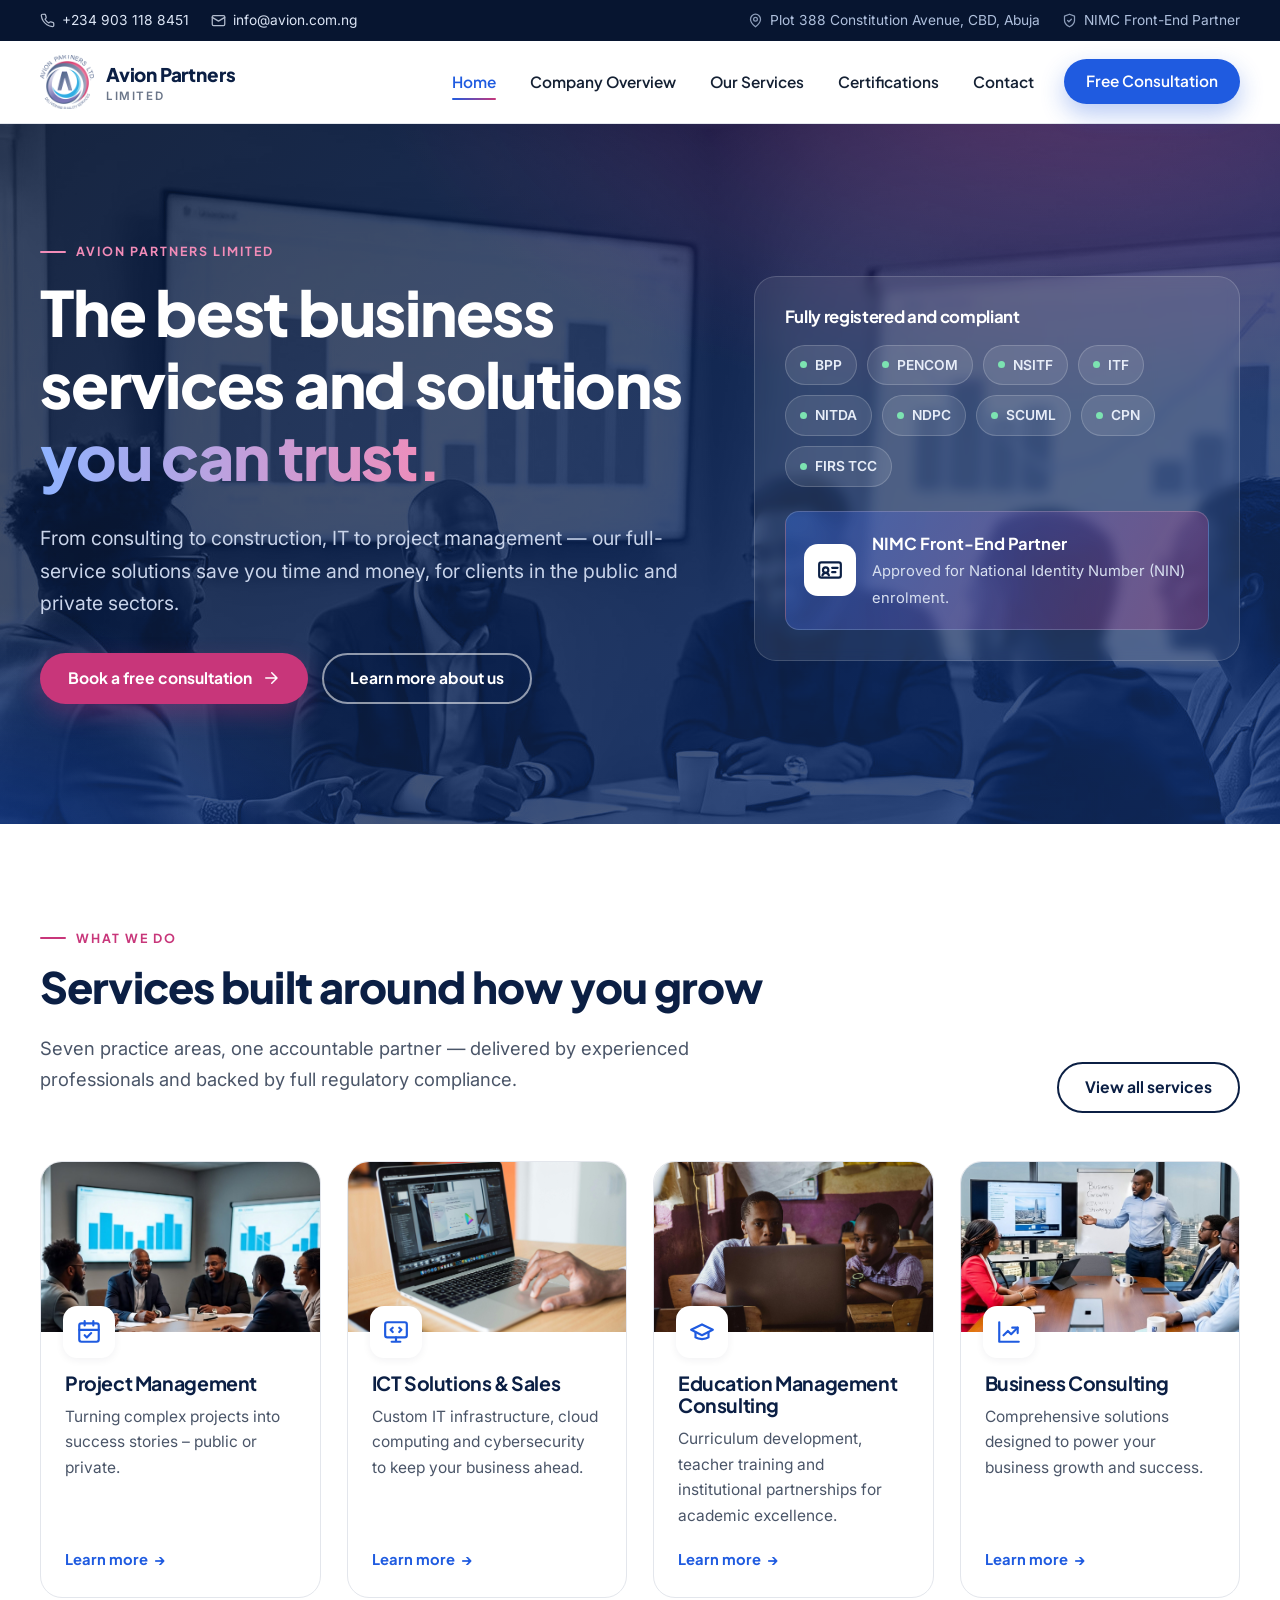
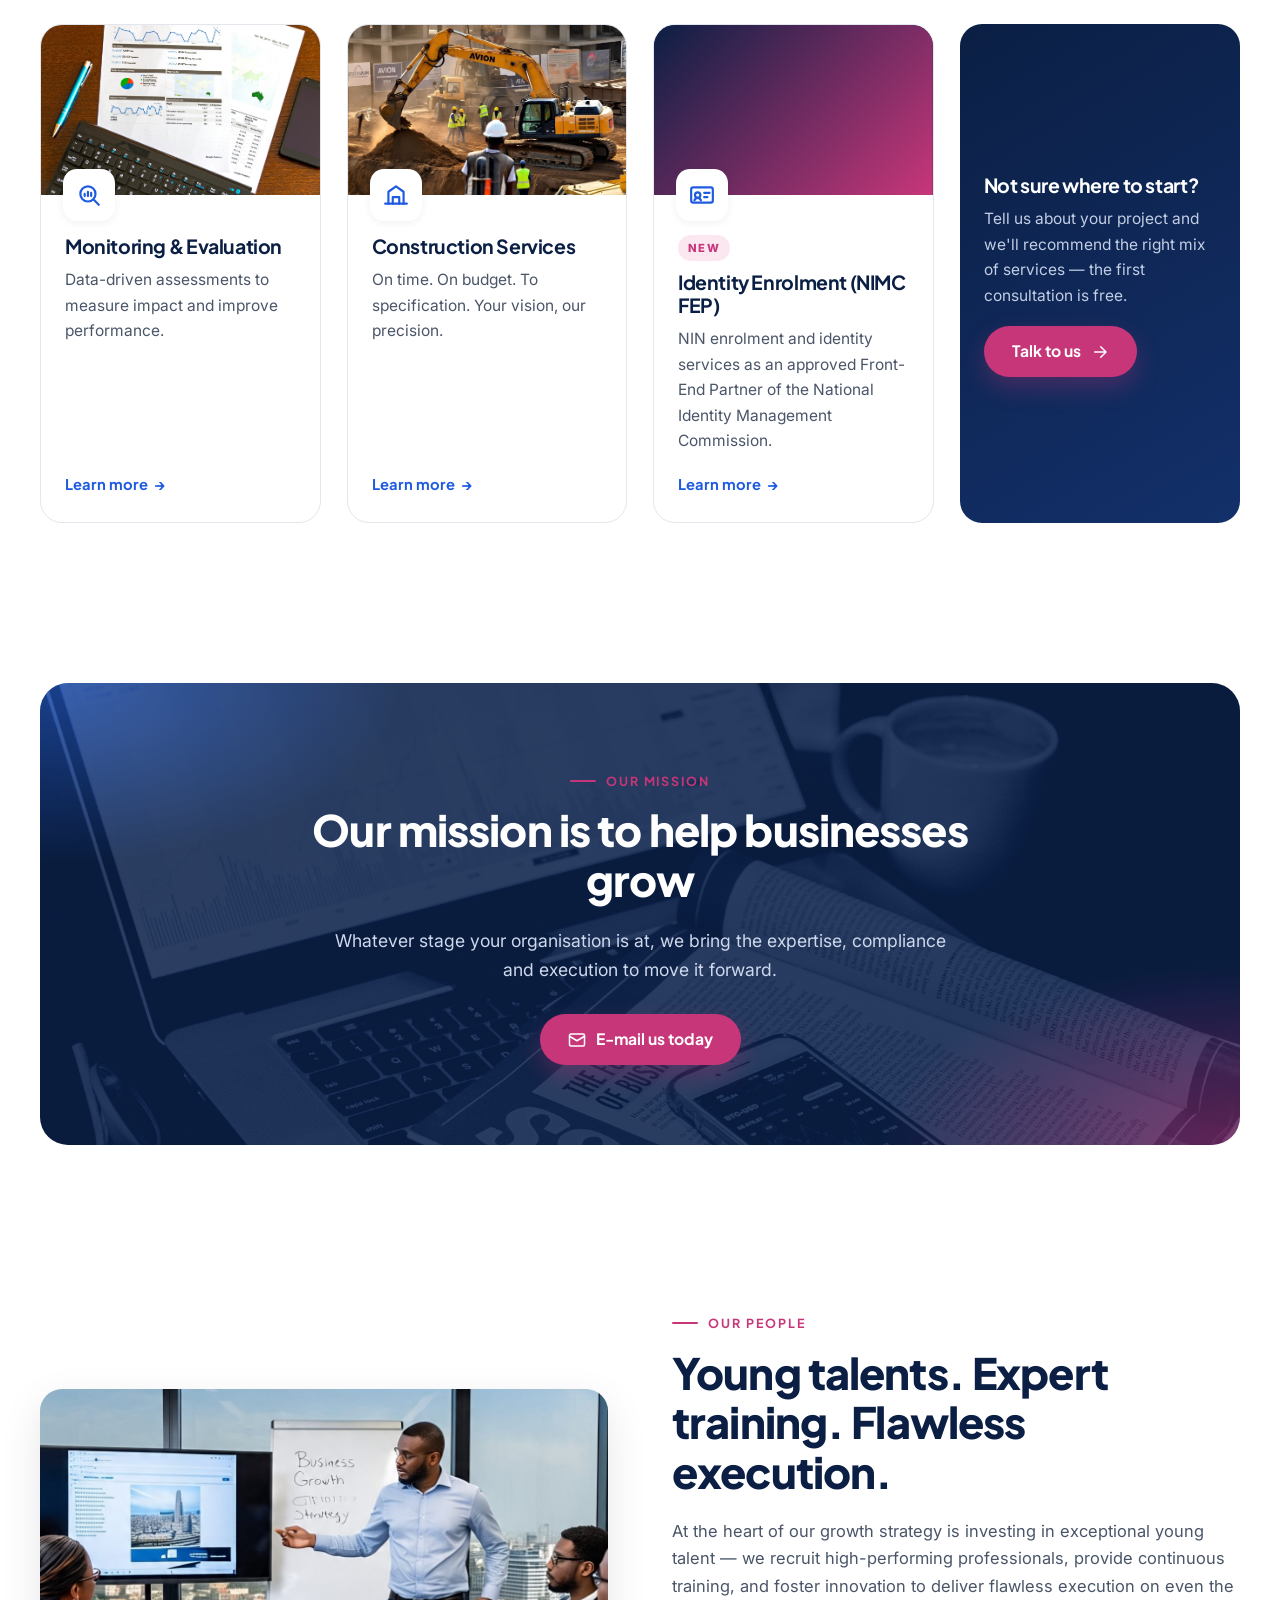
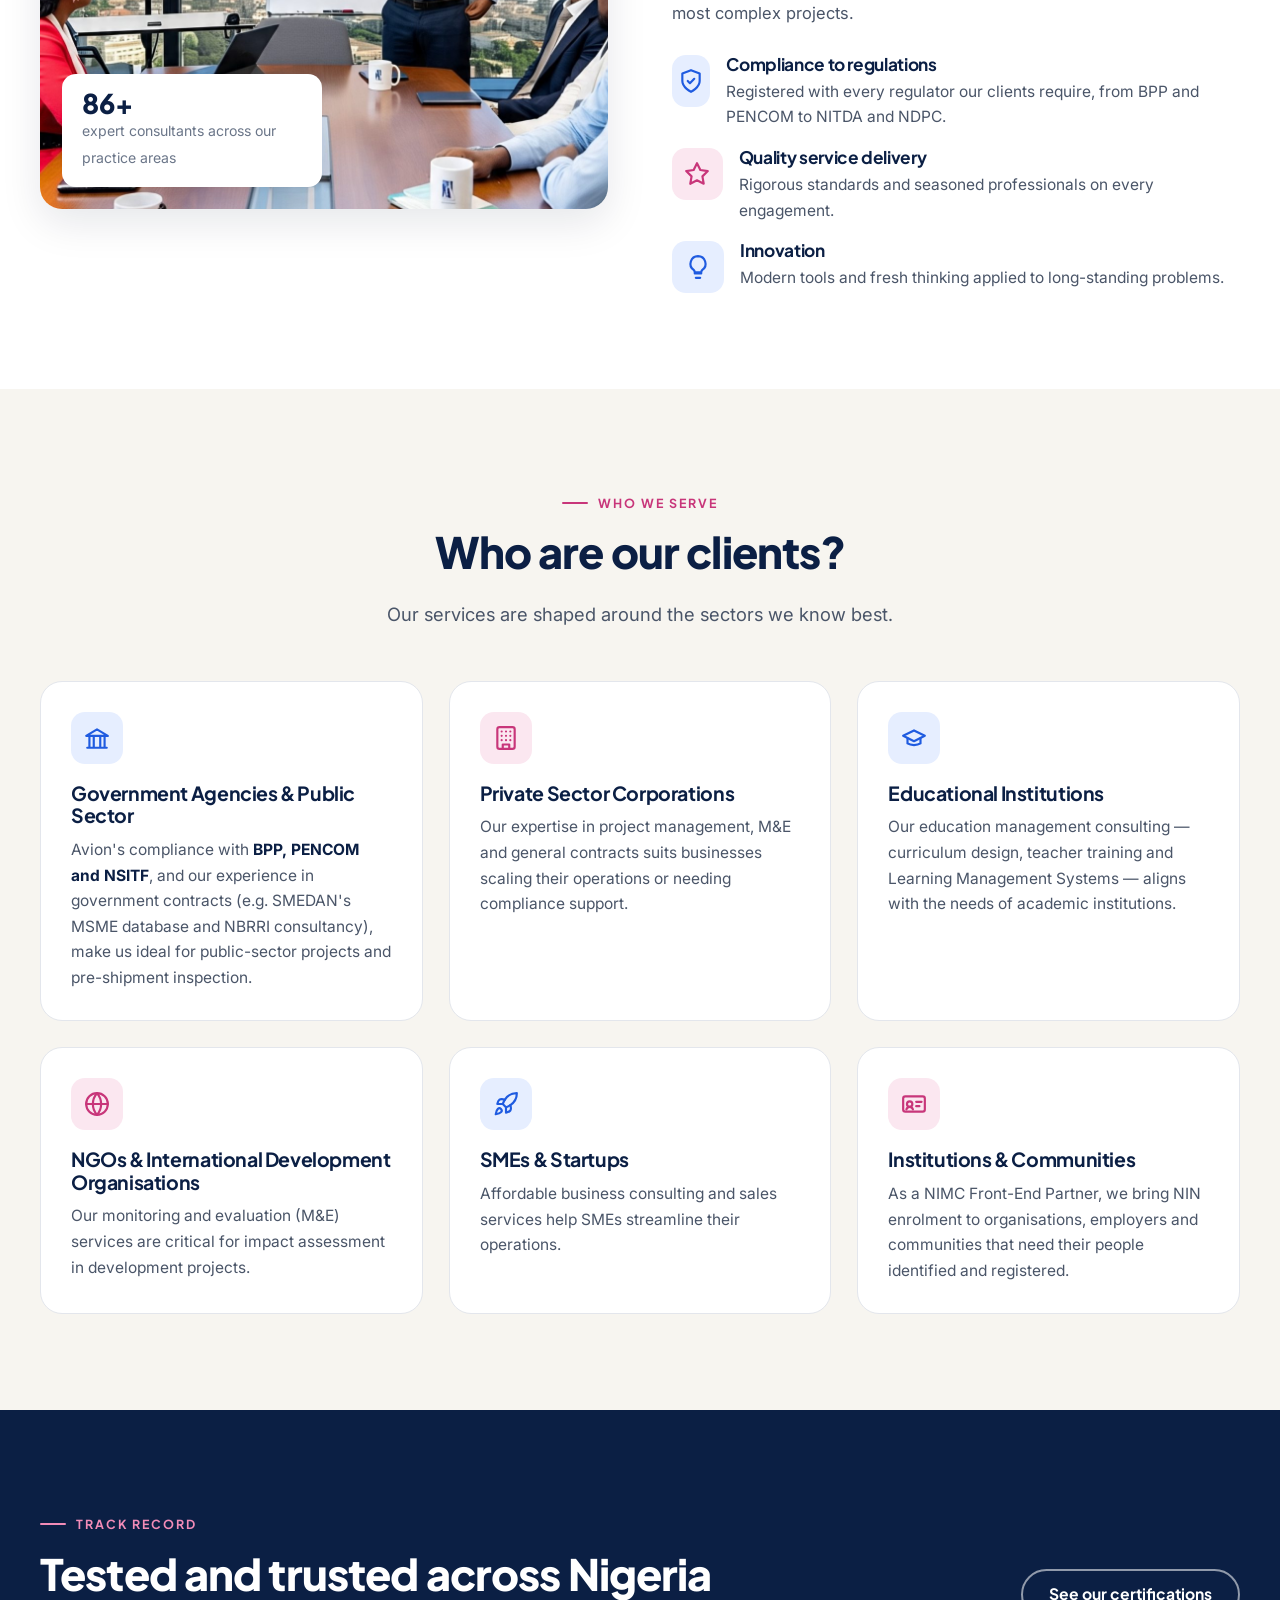
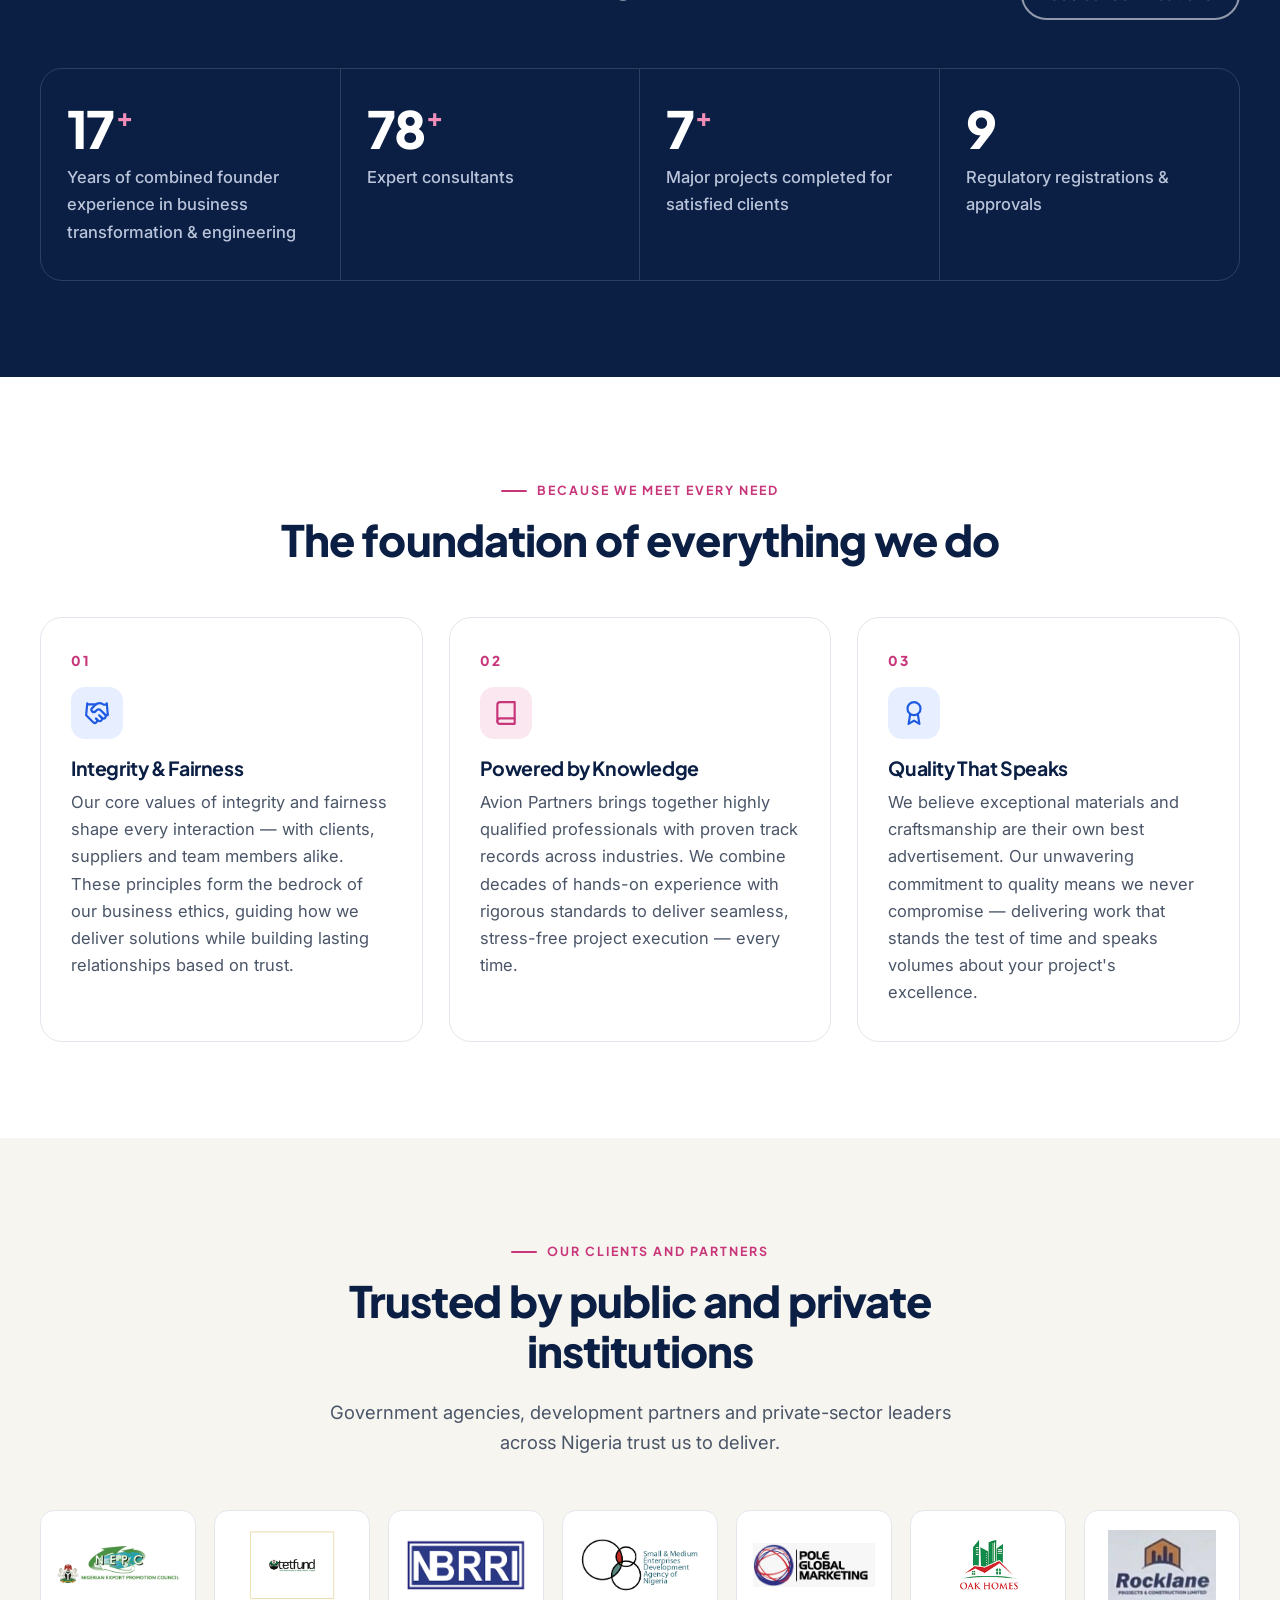
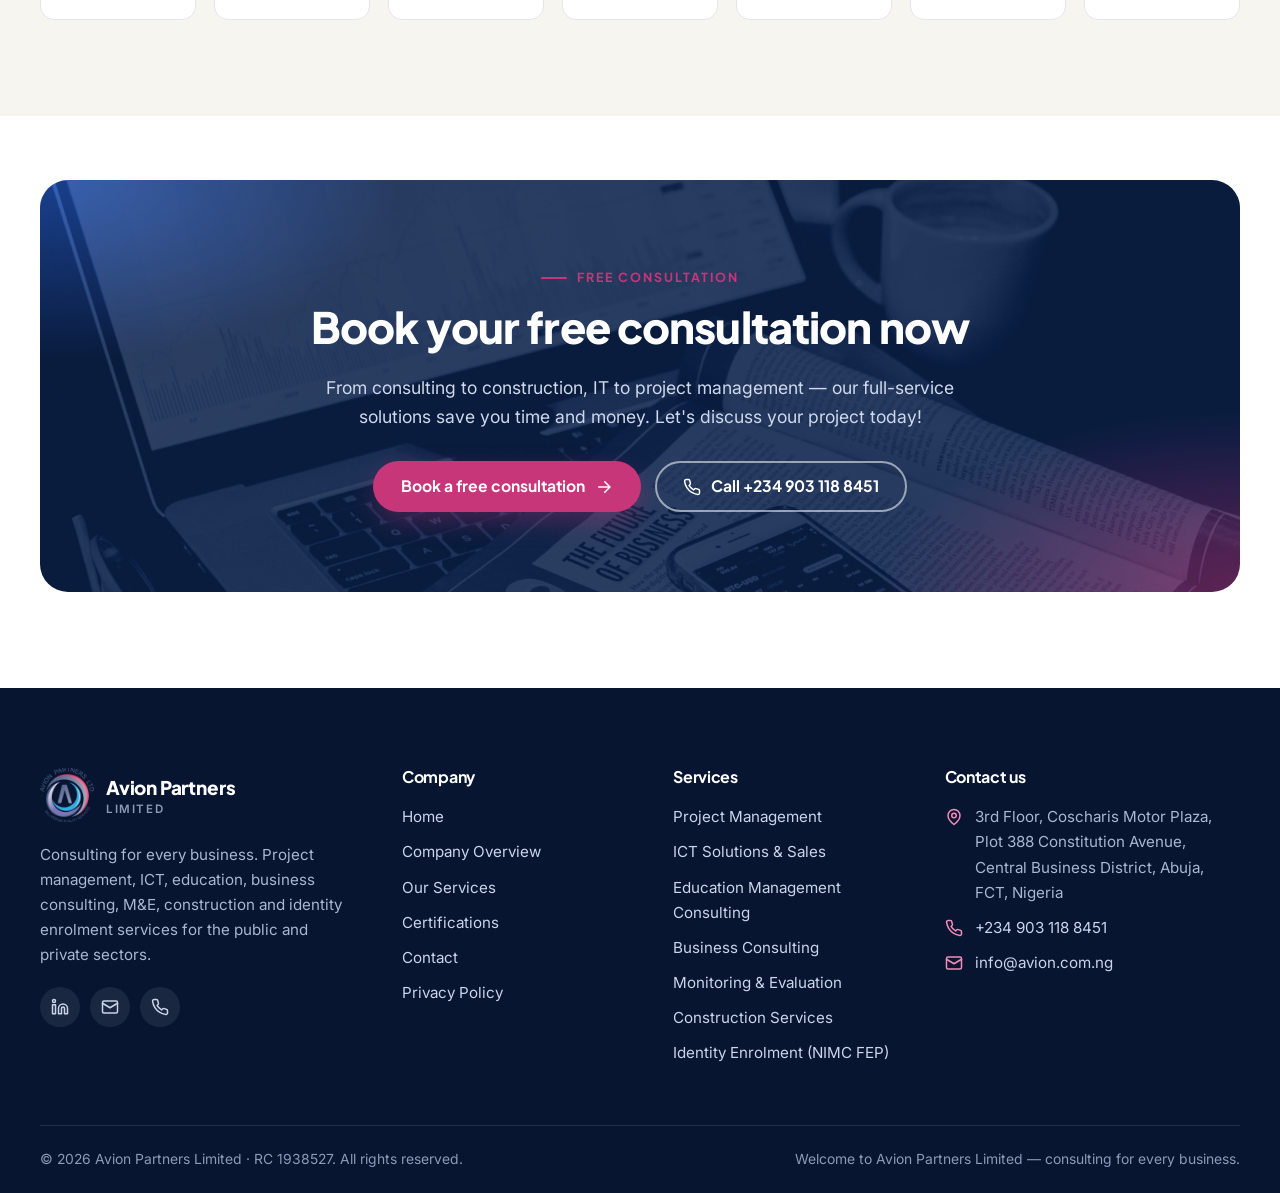
<file: index.html>
<!DOCTYPE html>
<html lang="en">
<head>
<meta charset="utf-8">
<meta name="viewport" content="width=device-width, initial-scale=1">
<title>Avion Partners Limited — Consulting for every business</title>
<meta name="description" content="Avion Partners Limited, Abuja: project management, ICT solutions, education management consulting, business consulting, monitoring & evaluation, construction and NIMC identity enrolment services.">
<meta property="og:title" content="Avion Partners Limited — Consulting for every business">
<meta property="og:description" content="Avion Partners Limited, Abuja: project management, ICT solutions, education management consulting, business consulting, monitoring & evaluation, construction and NIMC identity enrolment services.">
<meta property="og:type" content="website">
<meta property="og:site_name" content="Avion Partners Limited">
<meta name="theme-color" content="#0B1F44">
<link rel="canonical" href="https://avion.com.ng/">
<meta property="og:url" content="https://avion.com.ng/">
<meta property="og:image" content="https://avion.com.ng/assets/img/hero-team.jpg">
<meta name="twitter:card" content="summary_large_image">
<link rel="icon" type="image/png" sizes="32x32" href="assets/img/favicon-32.png">
<link rel="apple-touch-icon" href="assets/img/apple-touch-icon.png">
<script>document.documentElement.className += " js";</script>
<script type="application/ld+json">
{
  "@context": "https://schema.org",
  "@type": "ProfessionalService",
  "name": "Avion Partners Limited",
  "url": "https://avion.com.ng/",
  "logo": "https://avion.com.ng/assets/img/avion-logo.png",
  "image": "https://avion.com.ng/assets/img/hero-team.jpg",
  "description": "Project management, ICT solutions, education management consulting, business consulting, monitoring & evaluation, construction and NIMC identity enrolment services.",
  "telephone": "+2349031188451",
  "email": "info@avion.com.ng",
  "address": {
    "@type": "PostalAddress",
    "streetAddress": "3rd Floor, Coscharis Motor Plaza, Plot 388 Constitution Avenue, Central Business District",
    "addressLocality": "Abuja",
    "addressRegion": "FCT",
    "addressCountry": "NG"
  },
  "areaServed": "NG",
  "sameAs": ["https://www.linkedin.com/in/avion-partners-42178b265/"]
}
</script>
<link rel="preconnect" href="https://fonts.googleapis.com">
<link rel="preconnect" href="https://fonts.gstatic.com" crossorigin>
<link href="https://fonts.googleapis.com/css2?family=Inter:wght@400;500;600&family=Plus+Jakarta+Sans:wght@600;700;800&display=swap" rel="stylesheet">
<link rel="stylesheet" href="assets/css/style.css">
</head>
<body>
<a class="skip-link" href="#main">Skip to content</a>
<div class="topbar">
  <div class="container">
    <div class="topbar__group">
      <a class="topbar__item" href="tel:+2349031188451"><svg class="" viewBox="0 0 24 24" fill="none" stroke="currentColor" stroke-width="2" stroke-linecap="round" stroke-linejoin="round" aria-hidden="true"><path d="M22 16.92v3a2 2 0 0 1-2.18 2 19.8 19.8 0 0 1-8.63-3.07 19.5 19.5 0 0 1-6-6A19.8 19.8 0 0 1 2.12 4.18 2 2 0 0 1 4.11 2h3a2 2 0 0 1 2 1.72c.13.96.36 1.9.7 2.81a2 2 0 0 1-.45 2.11L8.09 9.91a16 16 0 0 0 6 6l1.27-1.27a2 2 0 0 1 2.11-.45c.91.34 1.85.57 2.81.7A2 2 0 0 1 22 16.92z"/></svg> +234 903 118 8451</a>
      <a class="topbar__item" href="mailto:info@avion.com.ng"><svg class="" viewBox="0 0 24 24" fill="none" stroke="currentColor" stroke-width="2" stroke-linecap="round" stroke-linejoin="round" aria-hidden="true"><rect x="2" y="4" width="20" height="16" rx="2"/><path d="m22 7-10 6L2 7"/></svg> info@avion.com.ng</a>
    </div>
    <div class="topbar__group topbar__group--secondary">
      <span class="topbar__item"><svg class="" viewBox="0 0 24 24" fill="none" stroke="currentColor" stroke-width="2" stroke-linecap="round" stroke-linejoin="round" aria-hidden="true"><path d="M20 10c0 6-8 12-8 12s-8-6-8-12a8 8 0 0 1 16 0Z"/><circle cx="12" cy="10" r="3"/></svg> Plot 388 Constitution Avenue, CBD, Abuja</span>
      <span class="topbar__item"><svg class="" viewBox="0 0 24 24" fill="none" stroke="currentColor" stroke-width="2" stroke-linecap="round" stroke-linejoin="round" aria-hidden="true"><path d="M12 22s8-4 8-10V5l-8-3-8 3v7c0 6 8 10 8 10z"/><path d="m9 12 2 2 4-4"/></svg> NIMC Front-End Partner</span>
    </div>
  </div>
</div>
<header class="site-header">
  <div class="container nav">
    <a class="brand" href="./" aria-label="Avion Partners Limited — home">
      <span class="brand__mark" style="display:none">A</span><img src="assets/img/avion-logo.png" alt="" width="54" height="54" data-hide-on-error>
      <span class="brand__text"><span class="brand__name">Avion Partners</span><span class="brand__tag">Limited</span></span>
    </a>
    <button class="nav__toggle" aria-label="Open menu" aria-expanded="false" aria-controls="site-menu"><svg class="" viewBox="0 0 24 24" fill="none" stroke="currentColor" stroke-width="2" stroke-linecap="round" stroke-linejoin="round" aria-hidden="true"><path d="M4 6h16M4 12h16M4 18h16"/></svg></button>
    <nav class="nav__menu" id="site-menu" aria-label="Main">
      <ul class="nav__links">
          <li><a href="./" aria-current="page">Home</a></li>
          <li><a href="company-overview/">Company Overview</a></li>
          <li><a href="avion-services/">Our Services</a></li>
          <li><a href="avion-certificates/">Certifications</a></li>
          <li><a href="contact/">Contact</a></li>
        <li><a class="btn btn--primary nav__cta" href="contact/">Free Consultation</a></li>
      </ul>
    </nav>
  </div>
</header>
<main id="main">

<section class="hero">
  <div class="hero__bg" data-bg="assets/img/hero-team.jpg"></div>
  <div class="container">
    <div>
      <span class="eyebrow">Avion Partners Limited</span>
      <h1>The best business services and solutions <span class="accent">you can trust.</span></h1>
      <p class="lead">From consulting to construction, IT to project management — our full-service solutions save you time and money, for clients in the public and private sectors.</p>
      <div class="btn-row">
        <a class="btn btn--accent" href="contact/">Book a free consultation <svg class="" viewBox="0 0 24 24" fill="none" stroke="currentColor" stroke-width="2" stroke-linecap="round" stroke-linejoin="round" aria-hidden="true"><path d="M5 12h14M13 5l7 7-7 7"/></svg></a>
        <a class="btn btn--ghost" href="company-overview/">Learn more about us</a>
      </div>
    </div>
    <aside class="hero__card" aria-label="Accreditations">
      <h3>Fully registered and compliant</h3>
      <div class="hero__badges">
        <span class="badge">BPP</span><span class="badge">PENCOM</span><span class="badge">NSITF</span><span class="badge">ITF</span>
        <span class="badge">NITDA</span><span class="badge">NDPC</span><span class="badge">SCUML</span><span class="badge">CPN</span><span class="badge">FIRS TCC</span>
      </div>
      <div class="hero__fep">
        <span class="icon-circle"><svg class="" viewBox="0 0 24 24" fill="none" stroke="currentColor" stroke-width="2" stroke-linecap="round" stroke-linejoin="round" aria-hidden="true"><rect x="2" y="5" width="20" height="14" rx="2"/><circle cx="8" cy="12" r="2.5"/><path d="M14 10h5M14 14h3M5 17c.6-1.6 1.7-2.4 3-2.4s2.4.8 3 2.4"/></svg></span>
        <div><strong>NIMC Front-End Partner</strong><span>Approved for National Identity Number (NIN) enrolment.</span></div>
      </div>
    </aside>
  </div>
</section>

<section class="section" id="services">
  <div class="container">
    <div class="split-head">
      <div class="section-head reveal">
        <span class="eyebrow">What we do</span>
        <h2>Services built around how you grow</h2>
        <p class="lead">Seven practice areas, one accountable partner — delivered by experienced professionals and backed by full regulatory compliance.</p>
      </div>
      <a class="btn btn--outline reveal" href="avion-services/">View all services</a>
    </div>
    <div class="grid grid--4">
      <article class="card reveal">
        <div class="card__media" data-bg="assets/img/service-project-management.jpg" ><span class="icon-circle"><svg class="" viewBox="0 0 24 24" fill="none" stroke="currentColor" stroke-width="2" stroke-linecap="round" stroke-linejoin="round" aria-hidden="true"><rect x="3" y="4" width="18" height="17" rx="2"/><path d="M8 2v4M16 2v4M3 10h18M8 15l2 2 4-4"/></svg></span></div>
        <div class="card__body">
          <h3>Project Management</h3>
          <p>Turning complex projects into success stories – public or private.</p>
          <a class="card__link" href="avion-services/#project-management">Learn more</a>
        </div>
      </article>
      <article class="card reveal">
        <div class="card__media" data-bg="assets/img/service-ict.jpg" ><span class="icon-circle"><svg class="" viewBox="0 0 24 24" fill="none" stroke="currentColor" stroke-width="2" stroke-linecap="round" stroke-linejoin="round" aria-hidden="true"><rect x="2" y="3" width="20" height="14" rx="2"/><path d="M8 21h8M12 17v4"/><path d="m9 8-2 2 2 2M15 8l2 2-2 2"/></svg></span></div>
        <div class="card__body">
          <h3>ICT Solutions & Sales</h3>
          <p>Custom IT infrastructure, cloud computing and cybersecurity to keep your business ahead.</p>
          <a class="card__link" href="avion-services/#ict-solutions">Learn more</a>
        </div>
      </article>
      <article class="card reveal">
        <div class="card__media" data-bg="assets/img/service-education.jpg" ><span class="icon-circle"><svg class="" viewBox="0 0 24 24" fill="none" stroke="currentColor" stroke-width="2" stroke-linecap="round" stroke-linejoin="round" aria-hidden="true"><path d="M22 10 12 5 2 10l10 5 10-5z"/><path d="M6 12v5c3 2 9 2 12 0v-5"/></svg></span></div>
        <div class="card__body">
          <h3>Education Management Consulting</h3>
          <p>Curriculum development, teacher training and institutional partnerships for academic excellence.</p>
          <a class="card__link" href="avion-services/#education-management">Learn more</a>
        </div>
      </article>
      <article class="card reveal">
        <div class="card__media" data-bg="assets/img/service-business-consulting.jpg" ><span class="icon-circle"><svg class="" viewBox="0 0 24 24" fill="none" stroke="currentColor" stroke-width="2" stroke-linecap="round" stroke-linejoin="round" aria-hidden="true"><path d="M3 3v18h18"/><path d="m7 15 4-4 3 3 6-6"/><path d="M15 8h5v5"/></svg></span></div>
        <div class="card__body">
          <h3>Business Consulting</h3>
          <p>Comprehensive solutions designed to power your business growth and success.</p>
          <a class="card__link" href="avion-services/#business-consulting">Learn more</a>
        </div>
      </article>
      <article class="card reveal">
        <div class="card__media" data-bg="assets/img/service-monitoring-evaluation.jpg" ><span class="icon-circle"><svg class="" viewBox="0 0 24 24" fill="none" stroke="currentColor" stroke-width="2" stroke-linecap="round" stroke-linejoin="round" aria-hidden="true"><circle cx="11" cy="11" r="7"/><path d="m21 21-4.3-4.3"/><path d="M8 13v-2M11 13V9M14 13v-3"/></svg></span></div>
        <div class="card__body">
          <h3>Monitoring & Evaluation</h3>
          <p>Data-driven assessments to measure impact and improve performance.</p>
          <a class="card__link" href="avion-services/#monitoring-evaluation">Learn more</a>
        </div>
      </article>
      <article class="card reveal">
        <div class="card__media" data-bg="assets/img/service-construction.jpg" ><span class="icon-circle"><svg class="" viewBox="0 0 24 24" fill="none" stroke="currentColor" stroke-width="2" stroke-linecap="round" stroke-linejoin="round" aria-hidden="true"><path d="M2 20h20"/><path d="M5 20V9l7-5 7 5v11"/><path d="M9 20v-6h6v6"/></svg></span></div>
        <div class="card__body">
          <h3>Construction Services</h3>
          <p>On time. On budget. To specification. Your vision, our precision.</p>
          <a class="card__link" href="avion-services/#construction">Learn more</a>
        </div>
      </article>
      <article class="card reveal">
        <div class="card__media" style="background-image:linear-gradient(135deg,#0B1F44,#C8367A)"><span class="icon-circle"><svg class="" viewBox="0 0 24 24" fill="none" stroke="currentColor" stroke-width="2" stroke-linecap="round" stroke-linejoin="round" aria-hidden="true"><rect x="2" y="5" width="20" height="14" rx="2"/><circle cx="8" cy="12" r="2.5"/><path d="M14 10h5M14 14h3M5 17c.6-1.6 1.7-2.4 3-2.4s2.4.8 3 2.4"/></svg></span></div>
        <div class="card__body"><span class="tag-new">New</span>
          <h3>Identity Enrolment (NIMC FEP)</h3>
          <p>NIN enrolment and identity services as an approved Front-End Partner of the National Identity Management Commission.</p>
          <a class="card__link" href="avion-services/#identity-enrolment">Learn more</a>
        </div>
      </article>
      <article class="card card--highlight reveal">
        <div class="card__body">
          <h3>Not sure where to start?</h3>
          <p>Tell us about your project and we'll recommend the right mix of services — the first consultation is free.</p>
          <a class="btn btn--accent" href="contact/" style="align-self:flex-start">Talk to us <svg class="" viewBox="0 0 24 24" fill="none" stroke="currentColor" stroke-width="2" stroke-linecap="round" stroke-linejoin="round" aria-hidden="true"><path d="M5 12h14M13 5l7 7-7 7"/></svg></a>
        </div>
      </article>
    </div>
  </div>
</section>

<section class="section--tight">
  <div class="container">
    <div class="band reveal">
      <div class="band__bg" data-bg="assets/img/cta-background.jpg"></div>
      <span class="eyebrow">Our mission</span>
      <h2>Our mission is to help businesses grow</h2>
      <p>Whatever stage your organisation is at, we bring the expertise, compliance and execution to move it forward.</p>
      <div class="btn-row"><a class="btn btn--accent" href="mailto:info@avion.com.ng"><svg class="" viewBox="0 0 24 24" fill="none" stroke="currentColor" stroke-width="2" stroke-linecap="round" stroke-linejoin="round" aria-hidden="true"><rect x="2" y="4" width="20" height="16" rx="2"/><path d="m22 7-10 6L2 7"/></svg> E-mail us today</a></div>
    </div>
  </div>
</section>

<section class="section">
  <div class="container split">
    <div class="split__media reveal" data-bg="assets/img/team-meeting.jpg">
      <div class="split__badge"><strong>86+</strong><span>expert consultants across our practice areas</span></div>
    </div>
    <div class="reveal">
      <span class="eyebrow">Our people</span>
      <h2>Young talents. Expert training. Flawless execution.</h2>
      <p>At the heart of our growth strategy is investing in exceptional young talent — we recruit high-performing professionals, provide continuous training, and foster innovation to deliver flawless execution on even the most complex projects.</p>
      <ul class="feature-list">
        <li><span class="icon-circle"><svg class="" viewBox="0 0 24 24" fill="none" stroke="currentColor" stroke-width="2" stroke-linecap="round" stroke-linejoin="round" aria-hidden="true"><path d="M12 22s8-4 8-10V5l-8-3-8 3v7c0 6 8 10 8 10z"/><path d="m9 12 2 2 4-4"/></svg></span><div><h3>Compliance to regulations</h3><p>Registered with every regulator our clients require, from BPP and PENCOM to NITDA and NDPC.</p></div></li>
        <li><span class="icon-circle icon-circle--orchid"><svg class="" viewBox="0 0 24 24" fill="none" stroke="currentColor" stroke-width="2" stroke-linecap="round" stroke-linejoin="round" aria-hidden="true"><path d="m12 2 3.1 6.3 6.9 1-5 4.9 1.2 6.8L12 17.8 5.8 21l1.2-6.8-5-4.9 6.9-1z"/></svg></span><div><h3>Quality service delivery</h3><p>Rigorous standards and seasoned professionals on every engagement.</p></div></li>
        <li><span class="icon-circle"><svg class="" viewBox="0 0 24 24" fill="none" stroke="currentColor" stroke-width="2" stroke-linecap="round" stroke-linejoin="round" aria-hidden="true"><path d="M9 18h6M10 22h4"/><path d="M12 2a7 7 0 0 0-4 12.7c.6.5 1 1.3 1 2.3h6c0-1 .4-1.8 1-2.3A7 7 0 0 0 12 2z"/></svg></span><div><h3>Innovation</h3><p>Modern tools and fresh thinking applied to long-standing problems.</p></div></li>
      </ul>
    </div>
  </div>
</section>

<section class="section section--ivory" id="clients">
  <div class="container">
    <div class="section-head center reveal">
      <span class="eyebrow">Who we serve</span>
      <h2>Who are our clients?</h2>
      <p class="lead">Our services are shaped around the sectors we know best.</p>
    </div>
    <div class="grid grid--3">
      <div class="client-card reveal"><span class="icon-circle"><svg class="" viewBox="0 0 24 24" fill="none" stroke="currentColor" stroke-width="2" stroke-linecap="round" stroke-linejoin="round" aria-hidden="true"><path d="M3 21h18M5 21V10M19 21V10M9 21V10M15 21V10M2 10l10-6 10 6z"/></svg></span><h3>Government Agencies & Public Sector</h3><p>Avion's compliance with <strong>BPP, PENCOM and NSITF</strong>, and our experience in government contracts (e.g. SMEDAN's MSME database and NBRRI consultancy), make us ideal for public-sector projects and pre-shipment inspection.</p></div>
      <div class="client-card reveal"><span class="icon-circle icon-circle--orchid"><svg class="" viewBox="0 0 24 24" fill="none" stroke="currentColor" stroke-width="2" stroke-linecap="round" stroke-linejoin="round" aria-hidden="true"><rect x="4" y="2" width="16" height="20" rx="2"/><path d="M9 22v-4h6v4M8 6h.01M16 6h.01M12 6h.01M8 10h.01M16 10h.01M12 10h.01M8 14h.01M16 14h.01M12 14h.01"/></svg></span><h3>Private Sector Corporations</h3><p>Our expertise in project management, M&amp;E and general contracts suits businesses scaling their operations or needing compliance support.</p></div>
      <div class="client-card reveal"><span class="icon-circle"><svg class="" viewBox="0 0 24 24" fill="none" stroke="currentColor" stroke-width="2" stroke-linecap="round" stroke-linejoin="round" aria-hidden="true"><path d="M22 10 12 5 2 10l10 5 10-5z"/><path d="M6 12v5c3 2 9 2 12 0v-5"/></svg></span><h3>Educational Institutions</h3><p>Our education management consulting — curriculum design, teacher training and Learning Management Systems — aligns with the needs of academic institutions.</p></div>
      <div class="client-card reveal"><span class="icon-circle icon-circle--orchid"><svg class="" viewBox="0 0 24 24" fill="none" stroke="currentColor" stroke-width="2" stroke-linecap="round" stroke-linejoin="round" aria-hidden="true"><circle cx="12" cy="12" r="10"/><path d="M2 12h20M12 2a15 15 0 0 1 0 20M12 2a15 15 0 0 0 0 20"/></svg></span><h3>NGOs & International Development Organisations</h3><p>Our monitoring and evaluation (M&amp;E) services are critical for impact assessment in development projects.</p></div>
      <div class="client-card reveal"><span class="icon-circle"><svg class="" viewBox="0 0 24 24" fill="none" stroke="currentColor" stroke-width="2" stroke-linecap="round" stroke-linejoin="round" aria-hidden="true"><path d="M4.5 16.5c-1.5 1.3-2 5-2 5s3.7-.5 5-2c.7-.8.7-2.1-.1-2.9a2.2 2.2 0 0 0-2.9-.1z"/><path d="m12 15-3-3a22 22 0 0 1 2-4A13 13 0 0 1 22 2c0 2.7-.8 7.5-6 11a22 22 0 0 1-4 2z"/><path d="M9 12H4s.6-3 2-4c1.6-1.1 5 0 5 0M12 15v5s3-.6 4-2c1.1-1.6 0-5 0-5"/></svg></span><h3>SMEs & Startups</h3><p>Affordable business consulting and sales services help SMEs streamline their operations.</p></div>
      <div class="client-card reveal"><span class="icon-circle icon-circle--orchid"><svg class="" viewBox="0 0 24 24" fill="none" stroke="currentColor" stroke-width="2" stroke-linecap="round" stroke-linejoin="round" aria-hidden="true"><rect x="2" y="5" width="20" height="14" rx="2"/><circle cx="8" cy="12" r="2.5"/><path d="M14 10h5M14 14h3M5 17c.6-1.6 1.7-2.4 3-2.4s2.4.8 3 2.4"/></svg></span><h3>Institutions & Communities</h3><p>As a NIMC Front-End Partner, we bring NIN enrolment to organisations, employers and communities that need their people identified and registered.</p></div>
    </div>
  </div>
</section>

<section class="section section--navy">
  <div class="container">
    <div class="split-head">
      <div class="section-head reveal">
        <span class="eyebrow">Track record</span>
        <h2>Tested and trusted across Nigeria</h2>
      </div>
      <a class="btn btn--ghost reveal" href="avion-certificates/">See our certifications</a>
    </div>
    <div class="stats reveal">
      <div class="stat"><div class="stat__num"><span data-count="19">19</span><sup>+</sup></div><div class="stat__label">Years of combined founder experience in business transformation &amp; engineering</div></div>
      <div class="stat"><div class="stat__num"><span data-count="86">86</span><sup>+</sup></div><div class="stat__label">Expert consultants</div></div>
      <div class="stat"><div class="stat__num"><span data-count="8">8</span><sup>+</sup></div><div class="stat__label">Major projects completed for satisfied clients</div></div>
      <div class="stat"><div class="stat__num"><span data-count="10">10</span></div><div class="stat__label">Regulatory registrations &amp; approvals</div></div>
    </div>
  </div>
</section>

<section class="section">
  <div class="container">
    <div class="section-head center reveal">
      <span class="eyebrow">Because we meet every need</span>
      <h2>The foundation of everything we do</h2>
    </div>
    <div class="grid grid--3">
      <div class="value reveal"><span class="value__num">01</span><span class="icon-circle"><svg class="" viewBox="0 0 24 24" fill="none" stroke="currentColor" stroke-width="2" stroke-linecap="round" stroke-linejoin="round" aria-hidden="true"><path d="m11 17 2 2a1 1 0 1 0 3-3"/><path d="m14 14 2.5 2.5a1 1 0 1 0 3-3l-3.9-3.9a3 3 0 0 0-4.2 0l-.9.9a1 1 0 1 1-3-3l2.8-2.8a5.8 5.8 0 0 1 7.1-.9l.5.3a2 2 0 0 0 1.4.2L21 4"/><path d="m21 3 1 11h-2M3 3 2 14l6.5 6.5a1 1 0 1 0 3-3M3 4h8"/></svg></span><h3 style="margin-top:18px">Integrity &amp; Fairness</h3><p>Our core values of integrity and fairness shape every interaction — with clients, suppliers and team members alike. These principles form the bedrock of our business ethics, guiding how we deliver solutions while building lasting relationships based on trust.</p></div>
      <div class="value reveal"><span class="value__num">02</span><span class="icon-circle icon-circle--orchid"><svg class="" viewBox="0 0 24 24" fill="none" stroke="currentColor" stroke-width="2" stroke-linecap="round" stroke-linejoin="round" aria-hidden="true"><path d="M4 19.5A2.5 2.5 0 0 1 6.5 17H20V2H6.5A2.5 2.5 0 0 0 4 4.5z"/><path d="M4 19.5A2.5 2.5 0 0 0 6.5 22H20v-5"/></svg></span><h3 style="margin-top:18px">Powered by Knowledge</h3><p>Avion Partners brings together highly qualified professionals with proven track records across industries. We combine decades of hands-on experience with rigorous standards to deliver seamless, stress-free project execution — every time.</p></div>
      <div class="value reveal"><span class="value__num">03</span><span class="icon-circle"><svg class="" viewBox="0 0 24 24" fill="none" stroke="currentColor" stroke-width="2" stroke-linecap="round" stroke-linejoin="round" aria-hidden="true"><circle cx="12" cy="8" r="6"/><path d="M15.5 13 17 22l-5-3-5 3 1.5-9"/></svg></span><h3 style="margin-top:18px">Quality That Speaks</h3><p>We believe exceptional materials and craftsmanship are their own best advertisement. Our unwavering commitment to quality means we never compromise — delivering work that stands the test of time and speaks volumes about your project's excellence.</p></div>
    </div>
  </div>
</section>
<section class="section section--ivory" id="partners">
  <div class="container">
    <div class="section-head center reveal">
      <span class="eyebrow">Our clients and partners</span>
      <h2>Trusted by public and private institutions</h2>
      <p class="lead">Government agencies, development partners and private-sector leaders across Nigeria trust us to deliver.</p>
    </div>
    <div class="partners reveal">
      <div class="partner"><img src="assets/img/partner-nepc.png" alt="NEPC" data-fallback="NEPC" loading="lazy"></div>
      <div class="partner"><img src="assets/img/partner-tetfund.png" alt="TETFund" data-fallback="TETFund" loading="lazy"></div>
      <div class="partner"><img src="assets/img/partner-nbrri.png" alt="NBRRI" data-fallback="NBRRI" loading="lazy"></div>
      <div class="partner"><img src="assets/img/partner-smedan.png" alt="SMEDAN" data-fallback="SMEDAN" loading="lazy"></div>
      <div class="partner"><img src="assets/img/partner-pole-global-marketing.jpg" alt="Pole Global Marketing" data-fallback="Pole Global Marketing" loading="lazy"></div>
      <div class="partner"><img src="assets/img/partner-oak-homes.png" alt="Oak Homes" data-fallback="Oak Homes" loading="lazy"></div>
      <div class="partner"><img src="assets/img/partner-rocklane.jpeg" alt="Rocklane Products & Construction" data-fallback="Rocklane Products & Construction" loading="lazy"></div>
    </div>
  </div>
</section>
<section class="section--tight" style="padding-bottom:96px">
  <div class="container">
    <div class="band reveal">
      <div class="band__bg" data-bg="assets/img/cta-background.jpg"></div>
      <span class="eyebrow">Free consultation</span>
      <h2>Book your free consultation now</h2>
      <p>From consulting to construction, IT to project management — our full-service solutions save you time and money. Let's discuss your project today!</p>
      <div class="btn-row">
        <a class="btn btn--accent" href="contact/">Book a free consultation <svg class="" viewBox="0 0 24 24" fill="none" stroke="currentColor" stroke-width="2" stroke-linecap="round" stroke-linejoin="round" aria-hidden="true"><path d="M5 12h14M13 5l7 7-7 7"/></svg></a>
        <a class="btn btn--ghost" href="tel:+2349031188451"><svg class="" viewBox="0 0 24 24" fill="none" stroke="currentColor" stroke-width="2" stroke-linecap="round" stroke-linejoin="round" aria-hidden="true"><path d="M22 16.92v3a2 2 0 0 1-2.18 2 19.8 19.8 0 0 1-8.63-3.07 19.5 19.5 0 0 1-6-6A19.8 19.8 0 0 1 2.12 4.18 2 2 0 0 1 4.11 2h3a2 2 0 0 1 2 1.72c.13.96.36 1.9.7 2.81a2 2 0 0 1-.45 2.11L8.09 9.91a16 16 0 0 0 6 6l1.27-1.27a2 2 0 0 1 2.11-.45c.91.34 1.85.57 2.81.7A2 2 0 0 1 22 16.92z"/></svg> Call +234 903 118 8451</a>
      </div>
    </div>
  </div>
</section>
</main>
<footer class="site-footer">
  <div class="container">
    <div class="footer-grid">
      <div>
        <a class="brand" href="./"><span class="brand__mark" style="display:none">A</span><img src="assets/img/avion-logo.png" alt="" width="54" height="54" data-hide-on-error>
      <span class="brand__text"><span class="brand__name">Avion Partners</span><span class="brand__tag">Limited</span></span></a>
        <p style="margin-top:20px">Consulting for every business. Project management, ICT, education, business consulting, M&amp;E, construction and identity enrolment services for the public and private sectors.</p>
        <div class="social">
          <a href="https://www.linkedin.com/in/avion-partners-42178b265/" target="_blank" rel="noopener" aria-label="Avion Partners on LinkedIn"><svg class="" viewBox="0 0 24 24" fill="none" stroke="currentColor" stroke-width="2" stroke-linecap="round" stroke-linejoin="round" aria-hidden="true"><path d="M16 8a6 6 0 0 1 6 6v7h-4v-7a2 2 0 0 0-4 0v7h-4v-7a6 6 0 0 1 6-6zM2 9h4v12H2z"/><circle cx="4" cy="4" r="2"/></svg></a>
          <a href="mailto:info@avion.com.ng" aria-label="Email Avion Partners"><svg class="" viewBox="0 0 24 24" fill="none" stroke="currentColor" stroke-width="2" stroke-linecap="round" stroke-linejoin="round" aria-hidden="true"><rect x="2" y="4" width="20" height="16" rx="2"/><path d="m22 7-10 6L2 7"/></svg></a>
          <a href="tel:+2349031188451" aria-label="Call Avion Partners"><svg class="" viewBox="0 0 24 24" fill="none" stroke="currentColor" stroke-width="2" stroke-linecap="round" stroke-linejoin="round" aria-hidden="true"><path d="M22 16.92v3a2 2 0 0 1-2.18 2 19.8 19.8 0 0 1-8.63-3.07 19.5 19.5 0 0 1-6-6A19.8 19.8 0 0 1 2.12 4.18 2 2 0 0 1 4.11 2h3a2 2 0 0 1 2 1.72c.13.96.36 1.9.7 2.81a2 2 0 0 1-.45 2.11L8.09 9.91a16 16 0 0 0 6 6l1.27-1.27a2 2 0 0 1 2.11-.45c.91.34 1.85.57 2.81.7A2 2 0 0 1 22 16.92z"/></svg></a>
        </div>
      </div>
      <div>
        <h4>Company</h4>
        <ul class="footer-list">
          <li><a href="./">Home</a></li>
          <li><a href="company-overview/">Company Overview</a></li>
          <li><a href="avion-services/">Our Services</a></li>
          <li><a href="avion-certificates/">Certifications</a></li>
          <li><a href="contact/">Contact</a></li>
          <li><a href="privacy-policy/">Privacy Policy</a></li>
        </ul>
      </div>
      <div>
        <h4>Services</h4>
        <ul class="footer-list">
          <li><a href="avion-services/#project-management">Project Management</a></li>
          <li><a href="avion-services/#ict-solutions">ICT Solutions & Sales</a></li>
          <li><a href="avion-services/#education-management">Education Management Consulting</a></li>
          <li><a href="avion-services/#business-consulting">Business Consulting</a></li>
          <li><a href="avion-services/#monitoring-evaluation">Monitoring & Evaluation</a></li>
          <li><a href="avion-services/#construction">Construction Services</a></li>
          <li><a href="avion-services/#identity-enrolment">Identity Enrolment (NIMC FEP)</a></li>
        </ul>
      </div>
      <div>
        <h4>Contact us</h4>
        <ul class="footer-list footer-contact">
          <li><svg class="" viewBox="0 0 24 24" fill="none" stroke="currentColor" stroke-width="2" stroke-linecap="round" stroke-linejoin="round" aria-hidden="true"><path d="M20 10c0 6-8 12-8 12s-8-6-8-12a8 8 0 0 1 16 0Z"/><circle cx="12" cy="10" r="3"/></svg><span>3rd Floor, Coscharis Motor Plaza, Plot 388 Constitution Avenue, Central Business District, Abuja, FCT, Nigeria</span></li>
          <li><svg class="" viewBox="0 0 24 24" fill="none" stroke="currentColor" stroke-width="2" stroke-linecap="round" stroke-linejoin="round" aria-hidden="true"><path d="M22 16.92v3a2 2 0 0 1-2.18 2 19.8 19.8 0 0 1-8.63-3.07 19.5 19.5 0 0 1-6-6A19.8 19.8 0 0 1 2.12 4.18 2 2 0 0 1 4.11 2h3a2 2 0 0 1 2 1.72c.13.96.36 1.9.7 2.81a2 2 0 0 1-.45 2.11L8.09 9.91a16 16 0 0 0 6 6l1.27-1.27a2 2 0 0 1 2.11-.45c.91.34 1.85.57 2.81.7A2 2 0 0 1 22 16.92z"/></svg><a href="tel:+2349031188451">+234 903 118 8451</a></li>
          <li><svg class="" viewBox="0 0 24 24" fill="none" stroke="currentColor" stroke-width="2" stroke-linecap="round" stroke-linejoin="round" aria-hidden="true"><rect x="2" y="4" width="20" height="16" rx="2"/><path d="m22 7-10 6L2 7"/></svg><a href="mailto:info@avion.com.ng">info@avion.com.ng</a></li>
        </ul>
      </div>
    </div>
    <div class="footer-bottom">
      <span>© <span data-year>2026</span> Avion Partners Limited · RC 1938527. All rights reserved.</span>
      <span>Welcome to Avion Partners Limited — consulting for every business.</span>
    </div>
  </div>
</footer>
<button class="to-top" aria-label="Back to top"><svg class="" viewBox="0 0 24 24" fill="none" stroke="currentColor" stroke-width="2" stroke-linecap="round" stroke-linejoin="round" aria-hidden="true"><path d="m18 15-6-6-6 6"/></svg></button>
<script src="assets/js/main.js" defer></script>
</body>
</html>
</file>
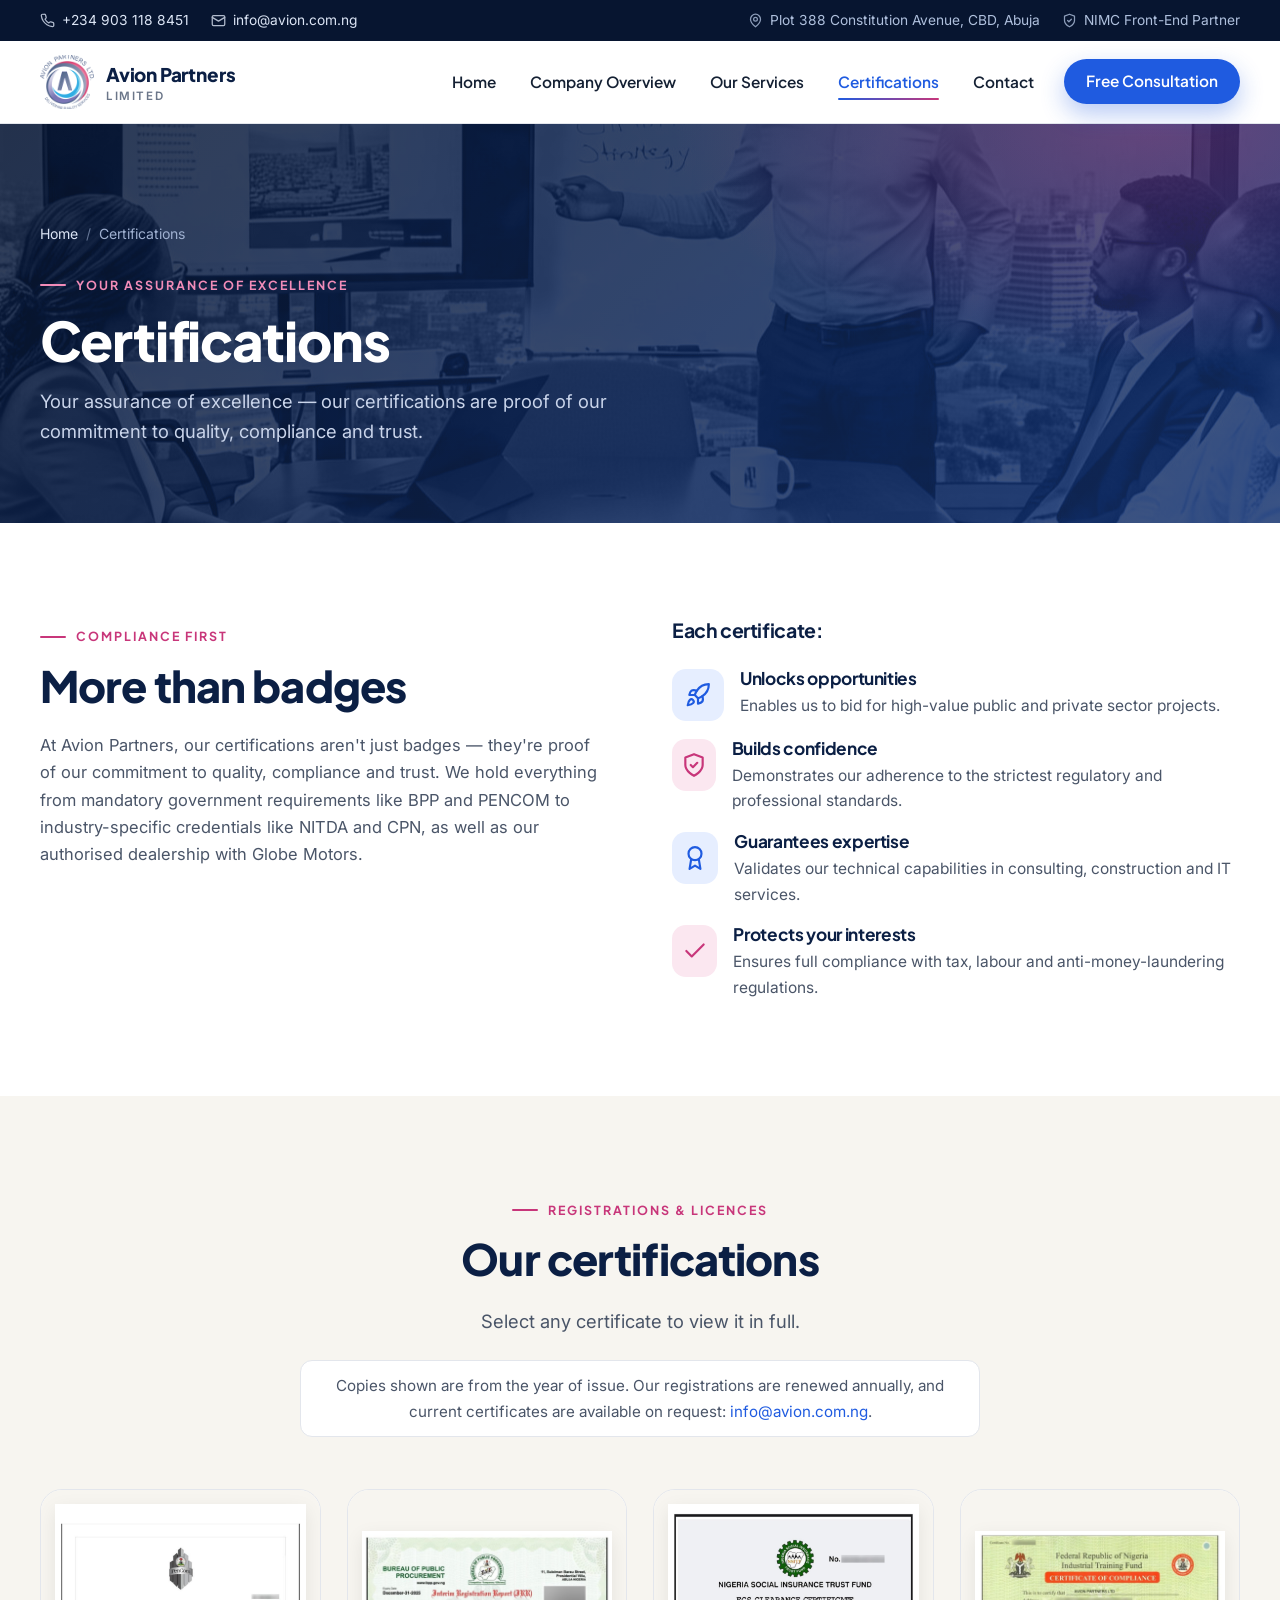
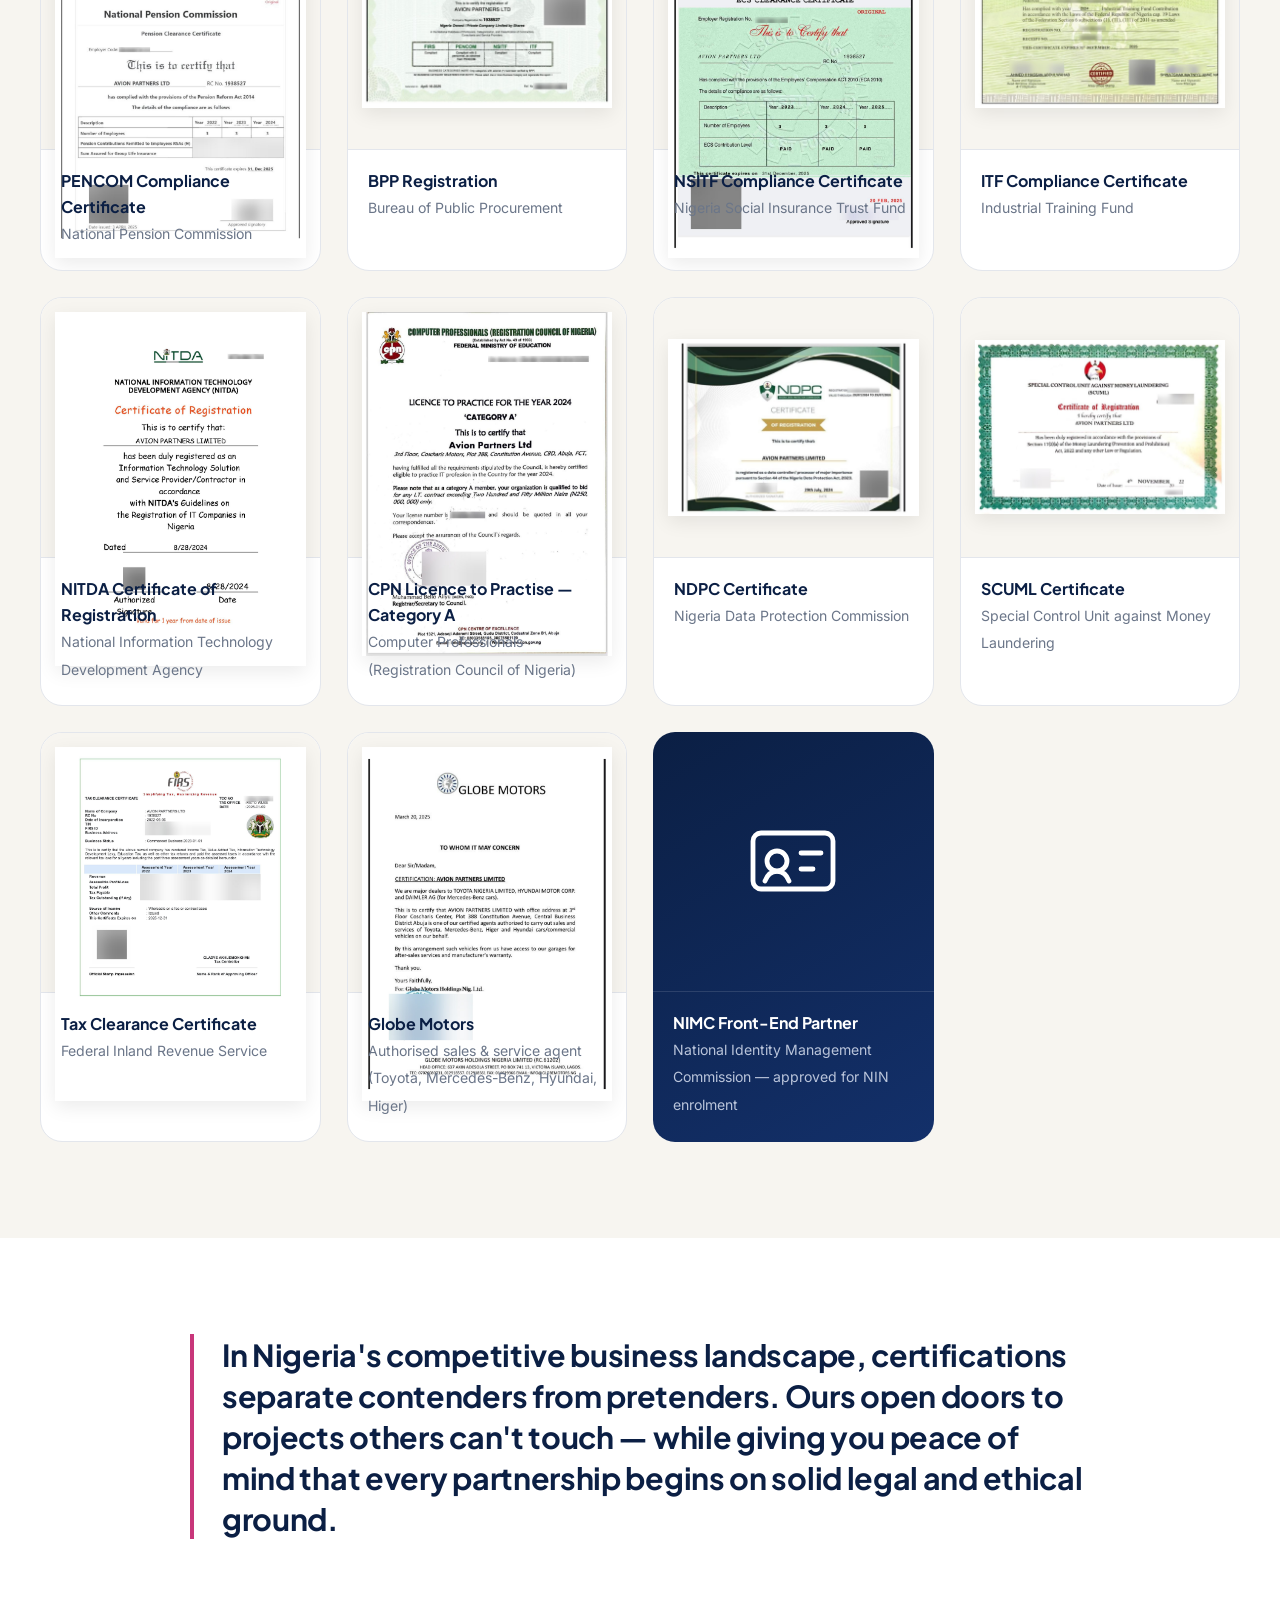
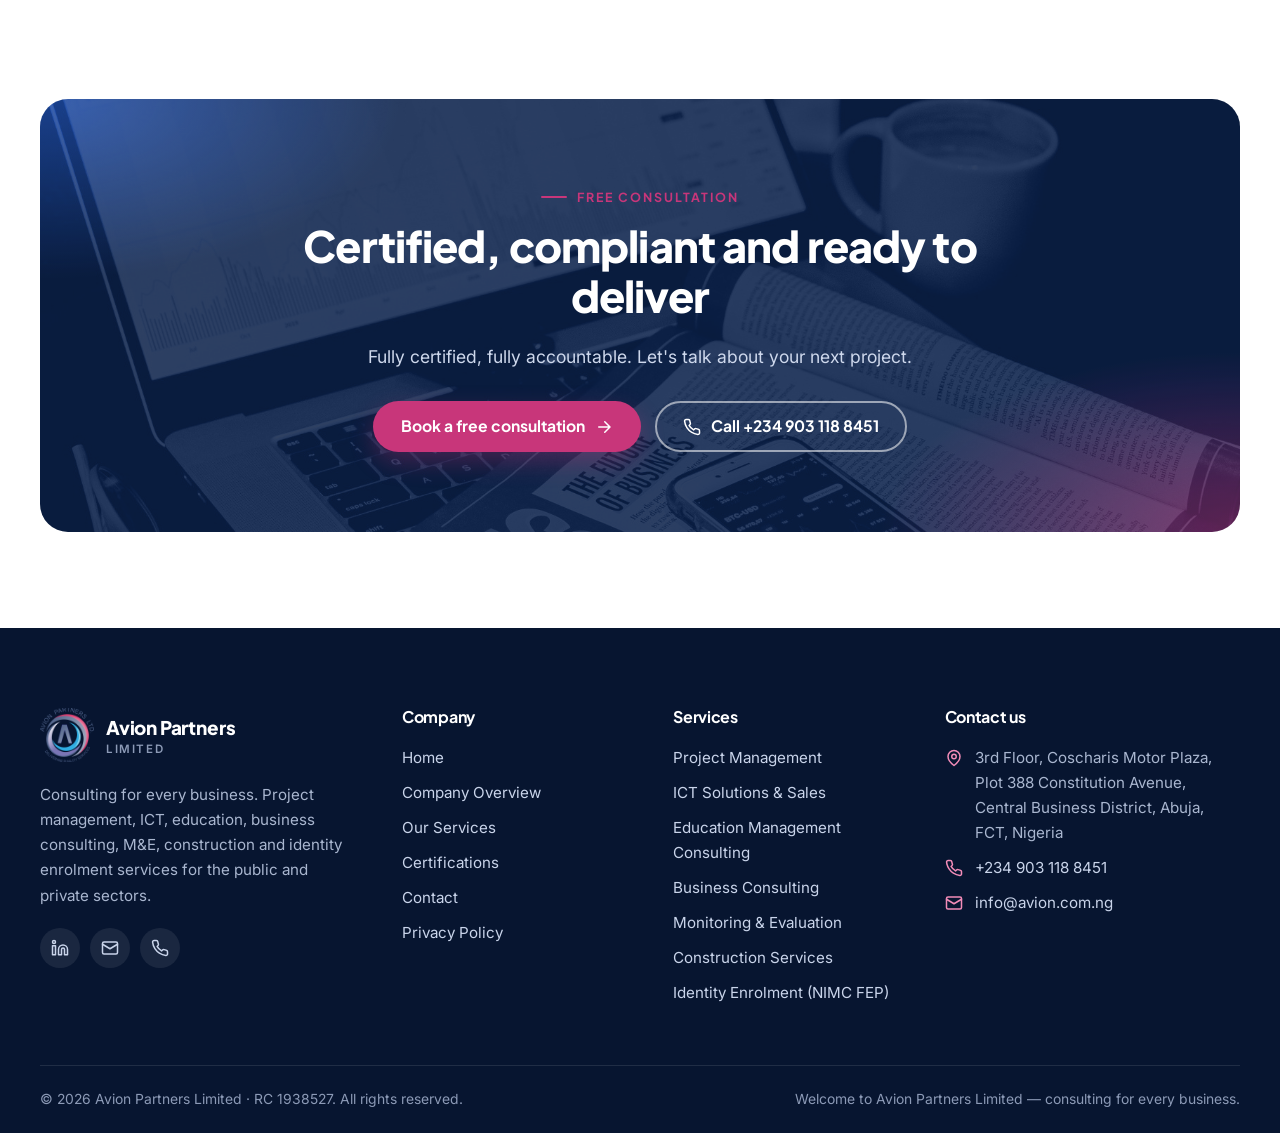
<file: avion-certificates/index.html>
<!DOCTYPE html>
<html lang="en">
<head>
<meta charset="utf-8">
<meta name="viewport" content="width=device-width, initial-scale=1">
<title>Certifications — Avion Partners Limited</title>
<meta name="description" content="Avion Partners is registered with BPP, PENCOM, NSITF, ITF, NITDA, CPN, NDPC, SCUML and FIRS, and is an approved NIMC Front-End Partner.">
<meta property="og:title" content="Certifications — Avion Partners Limited">
<meta property="og:description" content="Avion Partners is registered with BPP, PENCOM, NSITF, ITF, NITDA, CPN, NDPC, SCUML and FIRS, and is an approved NIMC Front-End Partner.">
<meta property="og:type" content="website">
<meta property="og:site_name" content="Avion Partners Limited">
<meta name="theme-color" content="#0B1F44">
<link rel="canonical" href="https://avion.com.ng/avion-certificates/">
<meta property="og:url" content="https://avion.com.ng/avion-certificates/">
<meta property="og:image" content="https://avion.com.ng/assets/img/hero-team.jpg">
<meta name="twitter:card" content="summary_large_image">
<link rel="icon" type="image/png" sizes="32x32" href="../assets/img/favicon-32.png">
<link rel="apple-touch-icon" href="../assets/img/apple-touch-icon.png">
<script>document.documentElement.className += " js";</script>
<link rel="preconnect" href="https://fonts.googleapis.com">
<link rel="preconnect" href="https://fonts.gstatic.com" crossorigin>
<link href="https://fonts.googleapis.com/css2?family=Inter:wght@400;500;600&family=Plus+Jakarta+Sans:wght@600;700;800&display=swap" rel="stylesheet">
<link rel="stylesheet" href="../assets/css/style.css">
</head>
<body>
<a class="skip-link" href="#main">Skip to content</a>
<div class="topbar">
  <div class="container">
    <div class="topbar__group">
      <a class="topbar__item" href="tel:+2349031188451"><svg class="" viewBox="0 0 24 24" fill="none" stroke="currentColor" stroke-width="2" stroke-linecap="round" stroke-linejoin="round" aria-hidden="true"><path d="M22 16.92v3a2 2 0 0 1-2.18 2 19.8 19.8 0 0 1-8.63-3.07 19.5 19.5 0 0 1-6-6A19.8 19.8 0 0 1 2.12 4.18 2 2 0 0 1 4.11 2h3a2 2 0 0 1 2 1.72c.13.96.36 1.9.7 2.81a2 2 0 0 1-.45 2.11L8.09 9.91a16 16 0 0 0 6 6l1.27-1.27a2 2 0 0 1 2.11-.45c.91.34 1.85.57 2.81.7A2 2 0 0 1 22 16.92z"/></svg> +234 903 118 8451</a>
      <a class="topbar__item" href="mailto:info@avion.com.ng"><svg class="" viewBox="0 0 24 24" fill="none" stroke="currentColor" stroke-width="2" stroke-linecap="round" stroke-linejoin="round" aria-hidden="true"><rect x="2" y="4" width="20" height="16" rx="2"/><path d="m22 7-10 6L2 7"/></svg> info@avion.com.ng</a>
    </div>
    <div class="topbar__group topbar__group--secondary">
      <span class="topbar__item"><svg class="" viewBox="0 0 24 24" fill="none" stroke="currentColor" stroke-width="2" stroke-linecap="round" stroke-linejoin="round" aria-hidden="true"><path d="M20 10c0 6-8 12-8 12s-8-6-8-12a8 8 0 0 1 16 0Z"/><circle cx="12" cy="10" r="3"/></svg> Plot 388 Constitution Avenue, CBD, Abuja</span>
      <span class="topbar__item"><svg class="" viewBox="0 0 24 24" fill="none" stroke="currentColor" stroke-width="2" stroke-linecap="round" stroke-linejoin="round" aria-hidden="true"><path d="M12 22s8-4 8-10V5l-8-3-8 3v7c0 6 8 10 8 10z"/><path d="m9 12 2 2 4-4"/></svg> NIMC Front-End Partner</span>
    </div>
  </div>
</div>
<header class="site-header">
  <div class="container nav">
    <a class="brand" href="../" aria-label="Avion Partners Limited — home">
      <span class="brand__mark" style="display:none">A</span><img src="../assets/img/avion-logo.png" alt="" width="54" height="54" data-hide-on-error>
      <span class="brand__text"><span class="brand__name">Avion Partners</span><span class="brand__tag">Limited</span></span>
    </a>
    <button class="nav__toggle" aria-label="Open menu" aria-expanded="false" aria-controls="site-menu"><svg class="" viewBox="0 0 24 24" fill="none" stroke="currentColor" stroke-width="2" stroke-linecap="round" stroke-linejoin="round" aria-hidden="true"><path d="M4 6h16M4 12h16M4 18h16"/></svg></button>
    <nav class="nav__menu" id="site-menu" aria-label="Main">
      <ul class="nav__links">
          <li><a href="../">Home</a></li>
          <li><a href="../company-overview/">Company Overview</a></li>
          <li><a href="../avion-services/">Our Services</a></li>
          <li><a href="../avion-certificates/" aria-current="page">Certifications</a></li>
          <li><a href="../contact/">Contact</a></li>
        <li><a class="btn btn--primary nav__cta" href="../contact/">Free Consultation</a></li>
      </ul>
    </nav>
  </div>
</header>
<main id="main">
<section class="page-hero ">
  <div class="page-hero__bg" data-bg="../assets/img/team-meeting.jpg"></div>
  <div class="container">
    <ol class="breadcrumb"><li><a href="../">Home</a></li><li aria-current="page">Certifications</li></ol>
    <span class="eyebrow">Your assurance of excellence</span>
    <h1>Certifications</h1>
    <p>Your assurance of excellence — our certifications are proof of our commitment to quality, compliance and trust.</p>
  </div>
</section>

<section class="section">
  <div class="container split split--top">
    <div class="reveal">
      <span class="eyebrow">Compliance first</span>
      <h2>More than badges</h2>
      <p>At Avion Partners, our certifications aren't just badges — they're proof of our commitment to quality, compliance and trust. We hold everything from mandatory government requirements like BPP and PENCOM to industry-specific credentials like NITDA and CPN, as well as our authorised dealership with Globe Motors.</p>
    </div>
    <div class="reveal">
      <h3>Each certificate:</h3>
      <ul class="feature-list">
        <li><span class="icon-circle"><svg class="" viewBox="0 0 24 24" fill="none" stroke="currentColor" stroke-width="2" stroke-linecap="round" stroke-linejoin="round" aria-hidden="true"><path d="M4.5 16.5c-1.5 1.3-2 5-2 5s3.7-.5 5-2c.7-.8.7-2.1-.1-2.9a2.2 2.2 0 0 0-2.9-.1z"/><path d="m12 15-3-3a22 22 0 0 1 2-4A13 13 0 0 1 22 2c0 2.7-.8 7.5-6 11a22 22 0 0 1-4 2z"/><path d="M9 12H4s.6-3 2-4c1.6-1.1 5 0 5 0M12 15v5s3-.6 4-2c1.1-1.6 0-5 0-5"/></svg></span><div><h3>Unlocks opportunities</h3><p>Enables us to bid for high-value public and private sector projects.</p></div></li>
        <li><span class="icon-circle icon-circle--orchid"><svg class="" viewBox="0 0 24 24" fill="none" stroke="currentColor" stroke-width="2" stroke-linecap="round" stroke-linejoin="round" aria-hidden="true"><path d="M12 22s8-4 8-10V5l-8-3-8 3v7c0 6 8 10 8 10z"/><path d="m9 12 2 2 4-4"/></svg></span><div><h3>Builds confidence</h3><p>Demonstrates our adherence to the strictest regulatory and professional standards.</p></div></li>
        <li><span class="icon-circle"><svg class="" viewBox="0 0 24 24" fill="none" stroke="currentColor" stroke-width="2" stroke-linecap="round" stroke-linejoin="round" aria-hidden="true"><circle cx="12" cy="8" r="6"/><path d="M15.5 13 17 22l-5-3-5 3 1.5-9"/></svg></span><div><h3>Guarantees expertise</h3><p>Validates our technical capabilities in consulting, construction and IT services.</p></div></li>
        <li><span class="icon-circle icon-circle--orchid"><svg class="" viewBox="0 0 24 24" fill="none" stroke="currentColor" stroke-width="2" stroke-linecap="round" stroke-linejoin="round" aria-hidden="true"><path d="M20 6 9 17l-5-5"/></svg></span><div><h3>Protects your interests</h3><p>Ensures full compliance with tax, labour and anti-money-laundering regulations.</p></div></li>
      </ul>
    </div>
  </div>
</section>

<section class="section section--ivory">
  <div class="container">
    <div class="section-head center reveal">
      <span class="eyebrow">Registrations &amp; licences</span>
      <h2>Our certifications</h2>
      <p class="lead">Select any certificate to view it in full.</p>
      <p class="cert-note">Copies shown are from the year of issue. Our registrations are renewed annually, and current certificates are available on request: <a href="mailto:info@avion.com.ng?subject=Request%20for%20current%20certificates">info@avion.com.ng</a>.</p>
    </div>
    <div class="grid grid--4">
      <button class="cert reveal" type="button" data-lightbox="../assets/img/cert-pencom.jpg" data-title="PENCOM Compliance Certificate">
        <div class="cert__img"><img src="../assets/img/cert-pencom.jpg" alt="PENCOM Compliance Certificate — National Pension Commission" data-fallback="PENCOM Compliance Certificate" loading="lazy"></div>
        <div class="cert__body"><strong>PENCOM Compliance Certificate</strong><span>National Pension Commission</span></div>
      </button>
      <button class="cert reveal" type="button" data-lightbox="../assets/img/cert-bpp.jpg" data-title="BPP Registration">
        <div class="cert__img"><img src="../assets/img/cert-bpp.jpg" alt="BPP Registration — Bureau of Public Procurement" data-fallback="BPP Registration" loading="lazy"></div>
        <div class="cert__body"><strong>BPP Registration</strong><span>Bureau of Public Procurement</span></div>
      </button>
      <button class="cert reveal" type="button" data-lightbox="../assets/img/cert-nsitf.jpg" data-title="NSITF Compliance Certificate">
        <div class="cert__img"><img src="../assets/img/cert-nsitf.jpg" alt="NSITF Compliance Certificate — Nigeria Social Insurance Trust Fund" data-fallback="NSITF Compliance Certificate" loading="lazy"></div>
        <div class="cert__body"><strong>NSITF Compliance Certificate</strong><span>Nigeria Social Insurance Trust Fund</span></div>
      </button>
      <button class="cert reveal" type="button" data-lightbox="../assets/img/cert-itf.jpg" data-title="ITF Compliance Certificate">
        <div class="cert__img"><img src="../assets/img/cert-itf.jpg" alt="ITF Compliance Certificate — Industrial Training Fund" data-fallback="ITF Compliance Certificate" loading="lazy"></div>
        <div class="cert__body"><strong>ITF Compliance Certificate</strong><span>Industrial Training Fund</span></div>
      </button>
      <button class="cert reveal" type="button" data-lightbox="../assets/img/cert-nitda.jpg" data-title="NITDA Certificate of Registration">
        <div class="cert__img"><img src="../assets/img/cert-nitda.jpg" alt="NITDA Certificate of Registration — National Information Technology Development Agency" data-fallback="NITDA Certificate of Registration" loading="lazy"></div>
        <div class="cert__body"><strong>NITDA Certificate of Registration</strong><span>National Information Technology Development Agency</span></div>
      </button>
      <button class="cert reveal" type="button" data-lightbox="../assets/img/cert-cpn.jpg" data-title="CPN Licence to Practise — Category A">
        <div class="cert__img"><img src="../assets/img/cert-cpn.jpg" alt="CPN Licence to Practise — Category A — Computer Professionals (Registration Council of Nigeria)" data-fallback="CPN Licence to Practise — Category A" loading="lazy"></div>
        <div class="cert__body"><strong>CPN Licence to Practise — Category A</strong><span>Computer Professionals (Registration Council of Nigeria)</span></div>
      </button>
      <button class="cert reveal" type="button" data-lightbox="../assets/img/cert-ndpc.jpg" data-title="NDPC Certificate">
        <div class="cert__img"><img src="../assets/img/cert-ndpc.jpg" alt="NDPC Certificate — Nigeria Data Protection Commission" data-fallback="NDPC Certificate" loading="lazy"></div>
        <div class="cert__body"><strong>NDPC Certificate</strong><span>Nigeria Data Protection Commission</span></div>
      </button>
      <button class="cert reveal" type="button" data-lightbox="../assets/img/cert-scuml.jpg" data-title="SCUML Certificate">
        <div class="cert__img"><img src="../assets/img/cert-scuml.jpg" alt="SCUML Certificate — Special Control Unit against Money Laundering" data-fallback="SCUML Certificate" loading="lazy"></div>
        <div class="cert__body"><strong>SCUML Certificate</strong><span>Special Control Unit against Money Laundering</span></div>
      </button>
      <button class="cert reveal" type="button" data-lightbox="../assets/img/cert-firs-tcc.jpg" data-title="Tax Clearance Certificate">
        <div class="cert__img"><img src="../assets/img/cert-firs-tcc.jpg" alt="Tax Clearance Certificate — Federal Inland Revenue Service" data-fallback="Tax Clearance Certificate" loading="lazy"></div>
        <div class="cert__body"><strong>Tax Clearance Certificate</strong><span>Federal Inland Revenue Service</span></div>
      </button>
      <button class="cert reveal" type="button" data-lightbox="../assets/img/cert-globe-motors.jpg" data-title="Globe Motors">
        <div class="cert__img"><img src="../assets/img/cert-globe-motors.jpg" alt="Globe Motors — authorised sales &amp; service agent letter" data-fallback="Globe Motors" loading="lazy"></div>
        <div class="cert__body"><strong>Globe Motors</strong><span>Authorised sales &amp; service agent (Toyota, Mercedes-Benz, Hyundai, Higer)</span></div>
      </button>
      <div class="cert cert--feature reveal">
        <div class="cert__img"><svg viewBox="0 0 24 24" width="96" height="96" fill="none" stroke="#fff" stroke-width="1.2" stroke-linecap="round" stroke-linejoin="round" aria-hidden="true"><rect x="2" y="5" width="20" height="14" rx="2"/><circle cx="8" cy="12" r="2.5"/><path d="M14 10h5M14 14h3M5 17c.6-1.6 1.7-2.4 3-2.4s2.4.8 3 2.4"/></svg></div>
        <div class="cert__body"><strong>NIMC Front-End Partner</strong><span>National Identity Management Commission — approved for NIN enrolment</span></div>
      </div>
    </div>
  </div>
</section>

<section class="section">
  <div class="container" style="max-width:900px">
    <blockquote class="quote reveal">In Nigeria's competitive business landscape, certifications separate contenders from pretenders. Ours open doors to projects others can't touch — while giving you peace of mind that every partnership begins on solid legal and ethical ground.</blockquote>
  </div>
</section>

<div class="lightbox" role="dialog" aria-modal="true" aria-label="Certificate viewer">
  <button class="lightbox__close" type="button" aria-label="Close">×</button>
  <figure style="margin:0"><img alt=""><figcaption class="lightbox__caption"></figcaption></figure>
</div>
<section class="section--tight" style="padding-bottom:96px">
  <div class="container">
    <div class="band reveal">
      <div class="band__bg" data-bg="../assets/img/cta-background.jpg"></div>
      <span class="eyebrow">Free consultation</span>
      <h2>Certified, compliant and ready to deliver</h2>
      <p>Fully certified, fully accountable. Let's talk about your next project.</p>
      <div class="btn-row">
        <a class="btn btn--accent" href="../contact/">Book a free consultation <svg class="" viewBox="0 0 24 24" fill="none" stroke="currentColor" stroke-width="2" stroke-linecap="round" stroke-linejoin="round" aria-hidden="true"><path d="M5 12h14M13 5l7 7-7 7"/></svg></a>
        <a class="btn btn--ghost" href="tel:+2349031188451"><svg class="" viewBox="0 0 24 24" fill="none" stroke="currentColor" stroke-width="2" stroke-linecap="round" stroke-linejoin="round" aria-hidden="true"><path d="M22 16.92v3a2 2 0 0 1-2.18 2 19.8 19.8 0 0 1-8.63-3.07 19.5 19.5 0 0 1-6-6A19.8 19.8 0 0 1 2.12 4.18 2 2 0 0 1 4.11 2h3a2 2 0 0 1 2 1.72c.13.96.36 1.9.7 2.81a2 2 0 0 1-.45 2.11L8.09 9.91a16 16 0 0 0 6 6l1.27-1.27a2 2 0 0 1 2.11-.45c.91.34 1.85.57 2.81.7A2 2 0 0 1 22 16.92z"/></svg> Call +234 903 118 8451</a>
      </div>
    </div>
  </div>
</section>
</main>
<footer class="site-footer">
  <div class="container">
    <div class="footer-grid">
      <div>
        <a class="brand" href="../"><span class="brand__mark" style="display:none">A</span><img src="../assets/img/avion-logo.png" alt="" width="54" height="54" data-hide-on-error>
      <span class="brand__text"><span class="brand__name">Avion Partners</span><span class="brand__tag">Limited</span></span></a>
        <p style="margin-top:20px">Consulting for every business. Project management, ICT, education, business consulting, M&amp;E, construction and identity enrolment services for the public and private sectors.</p>
        <div class="social">
          <a href="https://www.linkedin.com/in/avion-partners-42178b265/" target="_blank" rel="noopener" aria-label="Avion Partners on LinkedIn"><svg class="" viewBox="0 0 24 24" fill="none" stroke="currentColor" stroke-width="2" stroke-linecap="round" stroke-linejoin="round" aria-hidden="true"><path d="M16 8a6 6 0 0 1 6 6v7h-4v-7a2 2 0 0 0-4 0v7h-4v-7a6 6 0 0 1 6-6zM2 9h4v12H2z"/><circle cx="4" cy="4" r="2"/></svg></a>
          <a href="mailto:info@avion.com.ng" aria-label="Email Avion Partners"><svg class="" viewBox="0 0 24 24" fill="none" stroke="currentColor" stroke-width="2" stroke-linecap="round" stroke-linejoin="round" aria-hidden="true"><rect x="2" y="4" width="20" height="16" rx="2"/><path d="m22 7-10 6L2 7"/></svg></a>
          <a href="tel:+2349031188451" aria-label="Call Avion Partners"><svg class="" viewBox="0 0 24 24" fill="none" stroke="currentColor" stroke-width="2" stroke-linecap="round" stroke-linejoin="round" aria-hidden="true"><path d="M22 16.92v3a2 2 0 0 1-2.18 2 19.8 19.8 0 0 1-8.63-3.07 19.5 19.5 0 0 1-6-6A19.8 19.8 0 0 1 2.12 4.18 2 2 0 0 1 4.11 2h3a2 2 0 0 1 2 1.72c.13.96.36 1.9.7 2.81a2 2 0 0 1-.45 2.11L8.09 9.91a16 16 0 0 0 6 6l1.27-1.27a2 2 0 0 1 2.11-.45c.91.34 1.85.57 2.81.7A2 2 0 0 1 22 16.92z"/></svg></a>
        </div>
      </div>
      <div>
        <h4>Company</h4>
        <ul class="footer-list">
          <li><a href="../">Home</a></li>
          <li><a href="../company-overview/">Company Overview</a></li>
          <li><a href="../avion-services/">Our Services</a></li>
          <li><a href="../avion-certificates/">Certifications</a></li>
          <li><a href="../contact/">Contact</a></li>
          <li><a href="../privacy-policy/">Privacy Policy</a></li>
        </ul>
      </div>
      <div>
        <h4>Services</h4>
        <ul class="footer-list">
          <li><a href="../avion-services/#project-management">Project Management</a></li>
          <li><a href="../avion-services/#ict-solutions">ICT Solutions & Sales</a></li>
          <li><a href="../avion-services/#education-management">Education Management Consulting</a></li>
          <li><a href="../avion-services/#business-consulting">Business Consulting</a></li>
          <li><a href="../avion-services/#monitoring-evaluation">Monitoring & Evaluation</a></li>
          <li><a href="../avion-services/#construction">Construction Services</a></li>
          <li><a href="../avion-services/#identity-enrolment">Identity Enrolment (NIMC FEP)</a></li>
        </ul>
      </div>
      <div>
        <h4>Contact us</h4>
        <ul class="footer-list footer-contact">
          <li><svg class="" viewBox="0 0 24 24" fill="none" stroke="currentColor" stroke-width="2" stroke-linecap="round" stroke-linejoin="round" aria-hidden="true"><path d="M20 10c0 6-8 12-8 12s-8-6-8-12a8 8 0 0 1 16 0Z"/><circle cx="12" cy="10" r="3"/></svg><span>3rd Floor, Coscharis Motor Plaza, Plot 388 Constitution Avenue, Central Business District, Abuja, FCT, Nigeria</span></li>
          <li><svg class="" viewBox="0 0 24 24" fill="none" stroke="currentColor" stroke-width="2" stroke-linecap="round" stroke-linejoin="round" aria-hidden="true"><path d="M22 16.92v3a2 2 0 0 1-2.18 2 19.8 19.8 0 0 1-8.63-3.07 19.5 19.5 0 0 1-6-6A19.8 19.8 0 0 1 2.12 4.18 2 2 0 0 1 4.11 2h3a2 2 0 0 1 2 1.72c.13.96.36 1.9.7 2.81a2 2 0 0 1-.45 2.11L8.09 9.91a16 16 0 0 0 6 6l1.27-1.27a2 2 0 0 1 2.11-.45c.91.34 1.85.57 2.81.7A2 2 0 0 1 22 16.92z"/></svg><a href="tel:+2349031188451">+234 903 118 8451</a></li>
          <li><svg class="" viewBox="0 0 24 24" fill="none" stroke="currentColor" stroke-width="2" stroke-linecap="round" stroke-linejoin="round" aria-hidden="true"><rect x="2" y="4" width="20" height="16" rx="2"/><path d="m22 7-10 6L2 7"/></svg><a href="mailto:info@avion.com.ng">info@avion.com.ng</a></li>
        </ul>
      </div>
    </div>
    <div class="footer-bottom">
      <span>© <span data-year>2026</span> Avion Partners Limited · RC 1938527. All rights reserved.</span>
      <span>Welcome to Avion Partners Limited — consulting for every business.</span>
    </div>
  </div>
</footer>
<button class="to-top" aria-label="Back to top"><svg class="" viewBox="0 0 24 24" fill="none" stroke="currentColor" stroke-width="2" stroke-linecap="round" stroke-linejoin="round" aria-hidden="true"><path d="m18 15-6-6-6 6"/></svg></button>
<script src="../assets/js/main.js" defer></script>
</body>
</html>
</file>
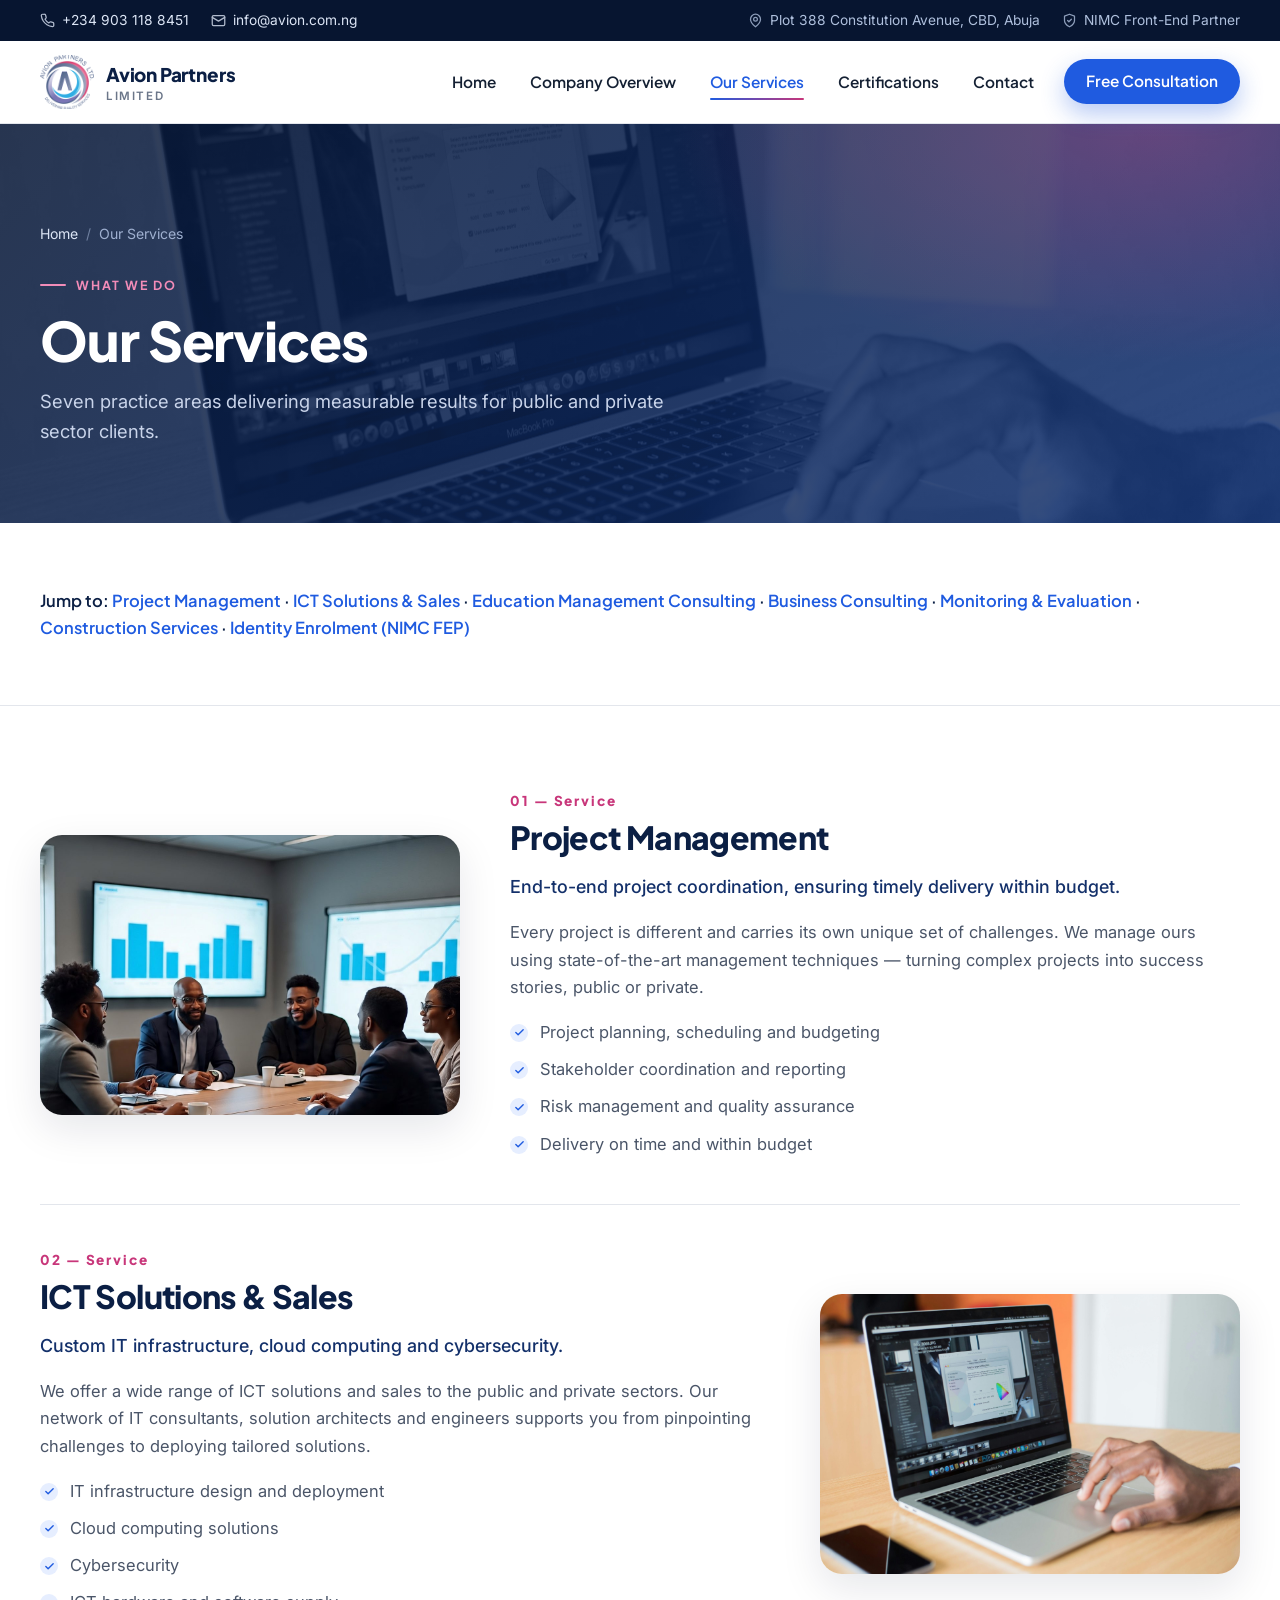
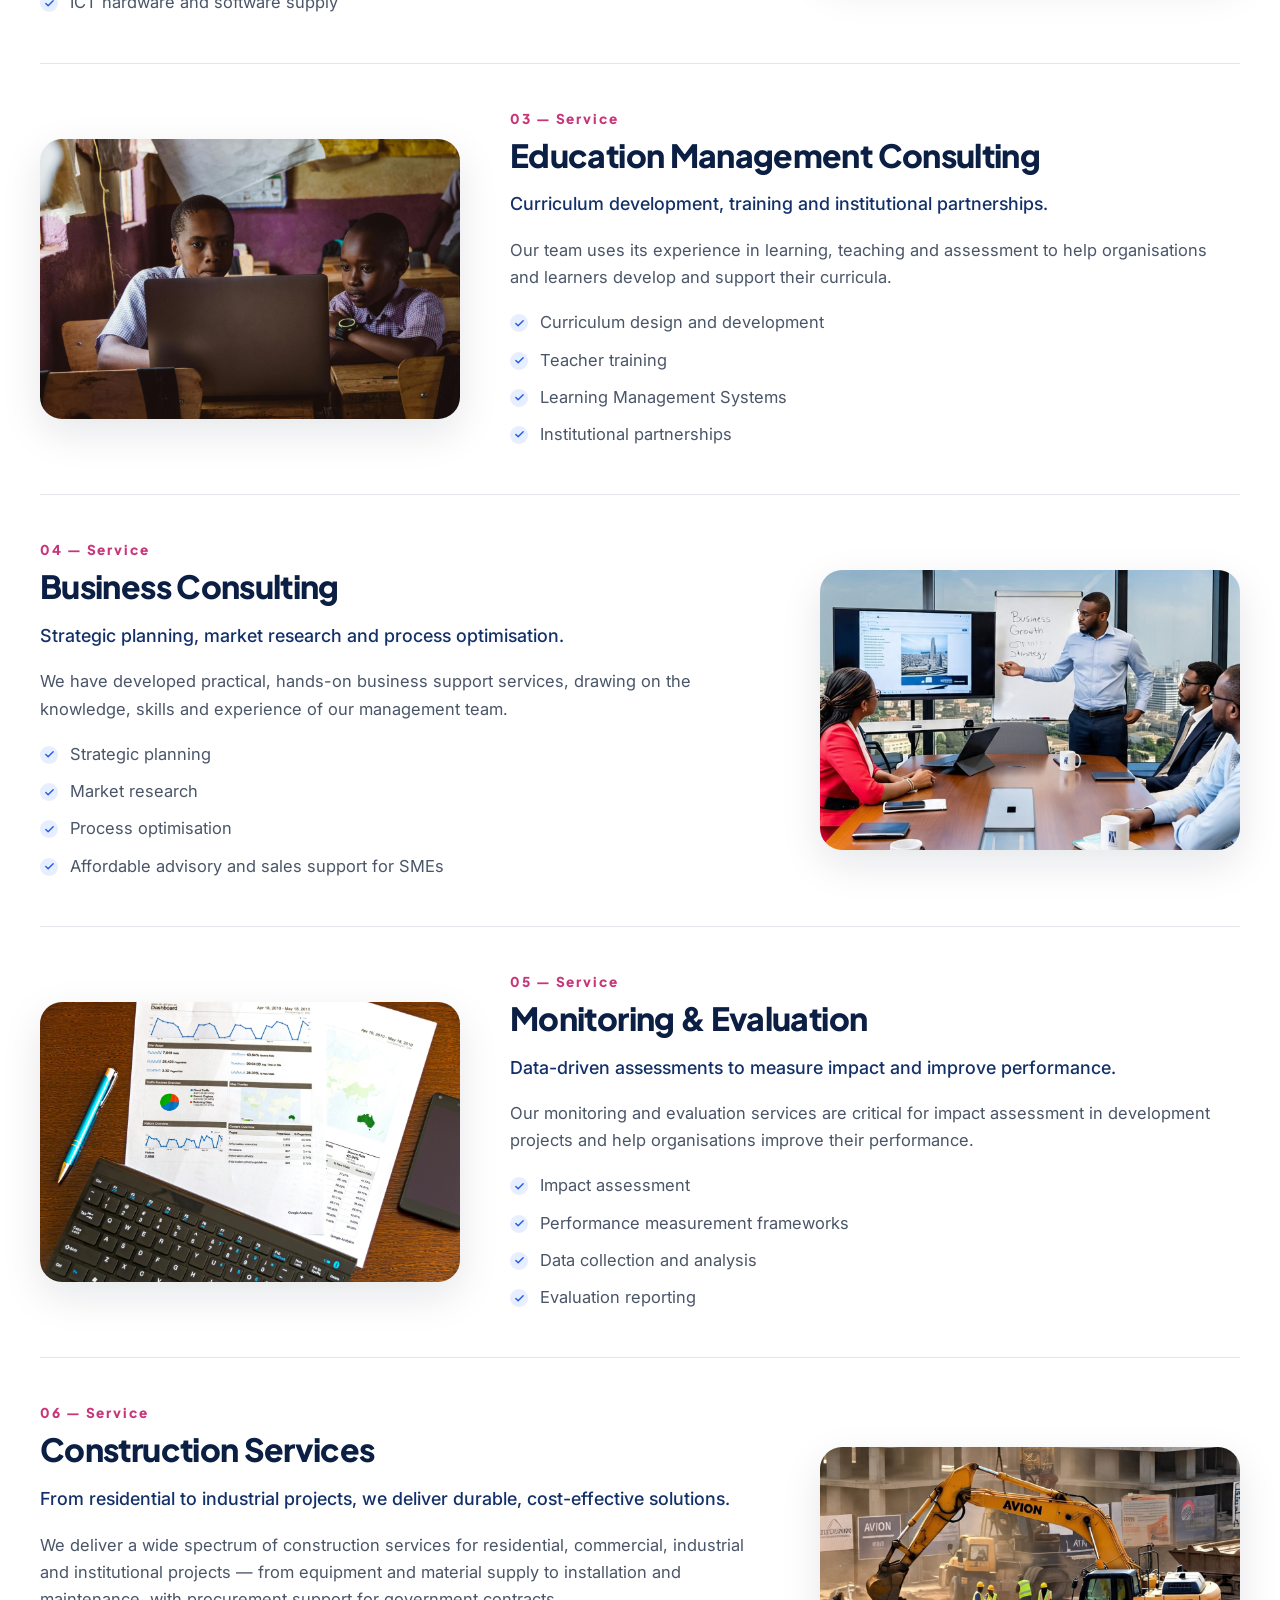
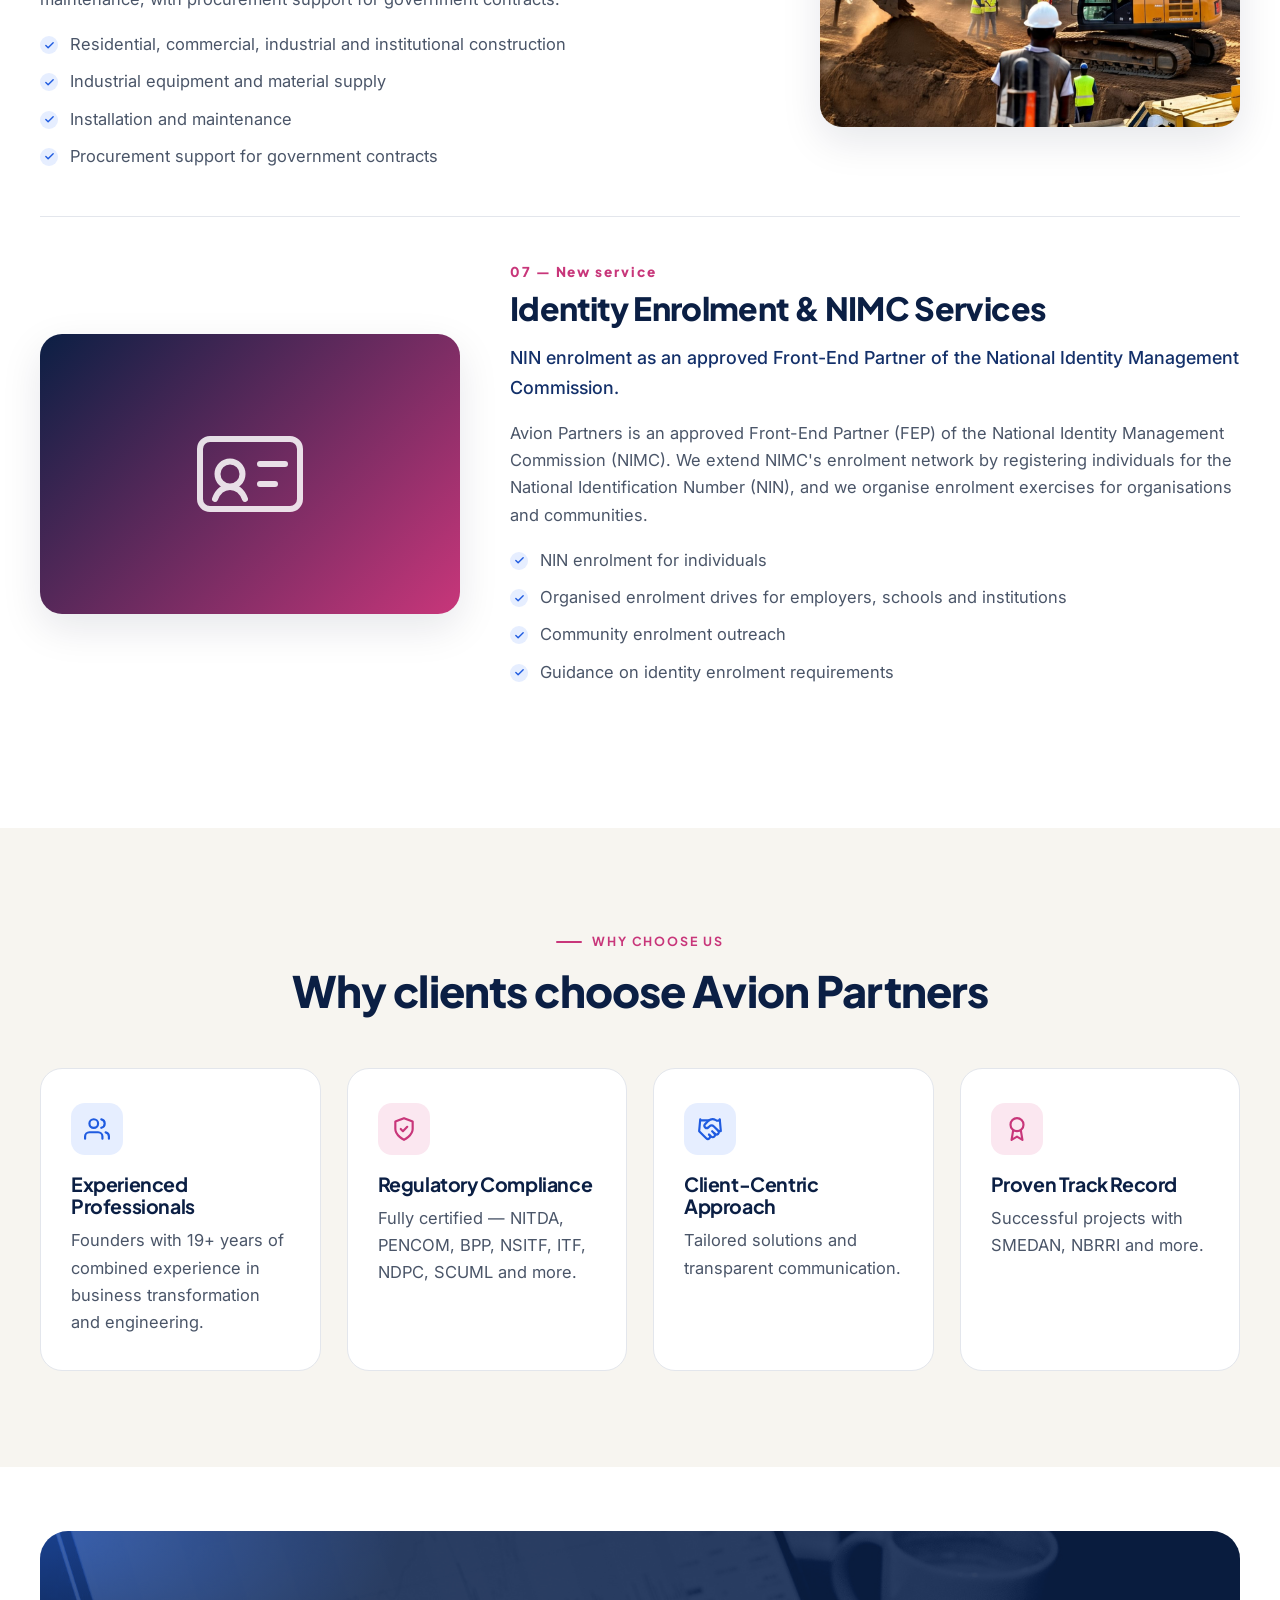
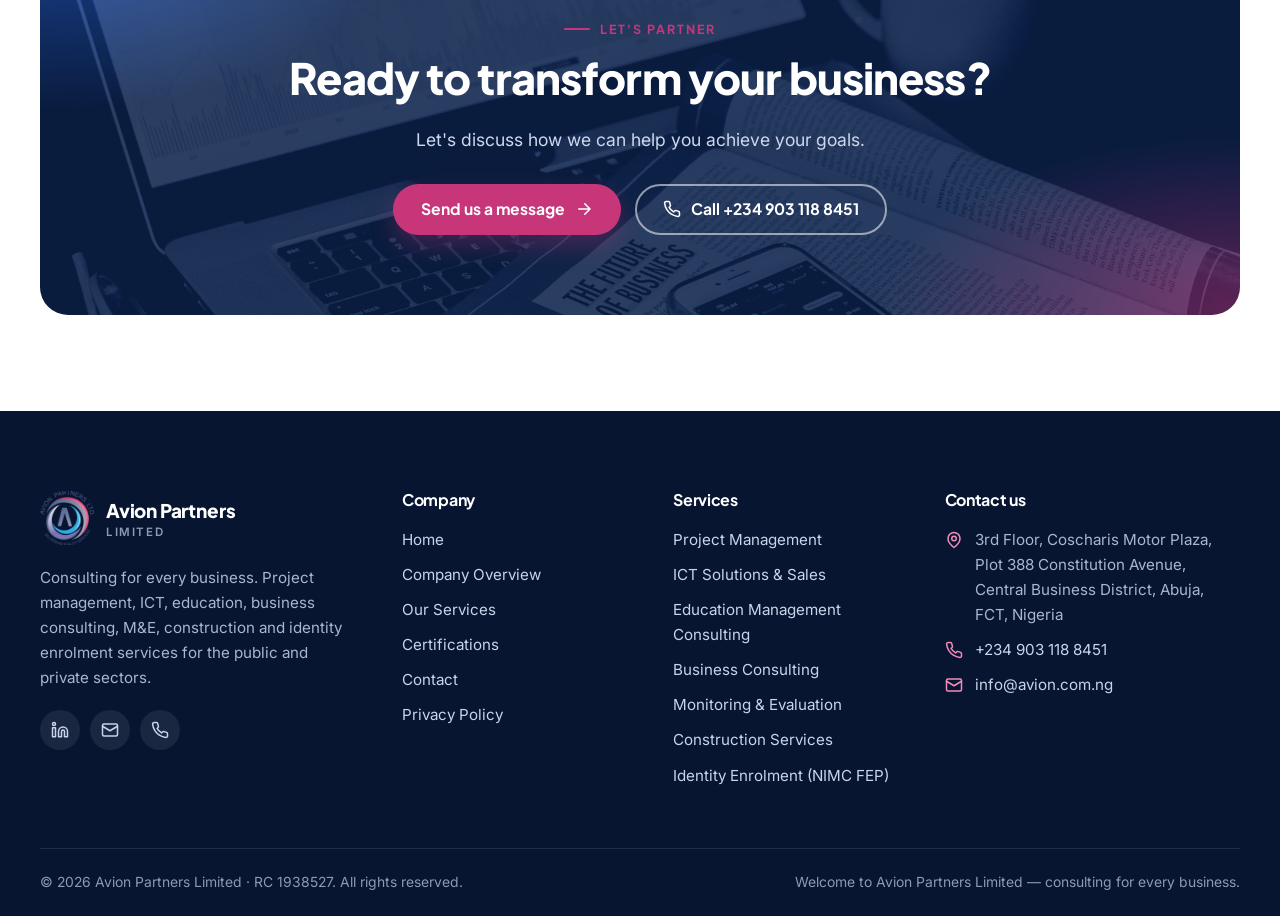
<file: avion-services/index.html>
<!DOCTYPE html>
<html lang="en">
<head>
<meta charset="utf-8">
<meta name="viewport" content="width=device-width, initial-scale=1">
<title>Our Services — Avion Partners Limited</title>
<meta name="description" content="Project management, ICT solutions & sales, education management consulting, business consulting, monitoring & evaluation, construction and NIMC identity enrolment.">
<meta property="og:title" content="Our Services — Avion Partners Limited">
<meta property="og:description" content="Project management, ICT solutions & sales, education management consulting, business consulting, monitoring & evaluation, construction and NIMC identity enrolment.">
<meta property="og:type" content="website">
<meta property="og:site_name" content="Avion Partners Limited">
<meta name="theme-color" content="#0B1F44">
<link rel="canonical" href="https://avion.com.ng/avion-services/">
<meta property="og:url" content="https://avion.com.ng/avion-services/">
<meta property="og:image" content="https://avion.com.ng/assets/img/hero-team.jpg">
<meta name="twitter:card" content="summary_large_image">
<link rel="icon" type="image/png" sizes="32x32" href="../assets/img/favicon-32.png">
<link rel="apple-touch-icon" href="../assets/img/apple-touch-icon.png">
<script>document.documentElement.className += " js";</script>
<link rel="preconnect" href="https://fonts.googleapis.com">
<link rel="preconnect" href="https://fonts.gstatic.com" crossorigin>
<link href="https://fonts.googleapis.com/css2?family=Inter:wght@400;500;600&family=Plus+Jakarta+Sans:wght@600;700;800&display=swap" rel="stylesheet">
<link rel="stylesheet" href="../assets/css/style.css">
</head>
<body>
<a class="skip-link" href="#main">Skip to content</a>
<div class="topbar">
  <div class="container">
    <div class="topbar__group">
      <a class="topbar__item" href="tel:+2349031188451"><svg class="" viewBox="0 0 24 24" fill="none" stroke="currentColor" stroke-width="2" stroke-linecap="round" stroke-linejoin="round" aria-hidden="true"><path d="M22 16.92v3a2 2 0 0 1-2.18 2 19.8 19.8 0 0 1-8.63-3.07 19.5 19.5 0 0 1-6-6A19.8 19.8 0 0 1 2.12 4.18 2 2 0 0 1 4.11 2h3a2 2 0 0 1 2 1.72c.13.96.36 1.9.7 2.81a2 2 0 0 1-.45 2.11L8.09 9.91a16 16 0 0 0 6 6l1.27-1.27a2 2 0 0 1 2.11-.45c.91.34 1.85.57 2.81.7A2 2 0 0 1 22 16.92z"/></svg> +234 903 118 8451</a>
      <a class="topbar__item" href="mailto:info@avion.com.ng"><svg class="" viewBox="0 0 24 24" fill="none" stroke="currentColor" stroke-width="2" stroke-linecap="round" stroke-linejoin="round" aria-hidden="true"><rect x="2" y="4" width="20" height="16" rx="2"/><path d="m22 7-10 6L2 7"/></svg> info@avion.com.ng</a>
    </div>
    <div class="topbar__group topbar__group--secondary">
      <span class="topbar__item"><svg class="" viewBox="0 0 24 24" fill="none" stroke="currentColor" stroke-width="2" stroke-linecap="round" stroke-linejoin="round" aria-hidden="true"><path d="M20 10c0 6-8 12-8 12s-8-6-8-12a8 8 0 0 1 16 0Z"/><circle cx="12" cy="10" r="3"/></svg> Plot 388 Constitution Avenue, CBD, Abuja</span>
      <span class="topbar__item"><svg class="" viewBox="0 0 24 24" fill="none" stroke="currentColor" stroke-width="2" stroke-linecap="round" stroke-linejoin="round" aria-hidden="true"><path d="M12 22s8-4 8-10V5l-8-3-8 3v7c0 6 8 10 8 10z"/><path d="m9 12 2 2 4-4"/></svg> NIMC Front-End Partner</span>
    </div>
  </div>
</div>
<header class="site-header">
  <div class="container nav">
    <a class="brand" href="../" aria-label="Avion Partners Limited — home">
      <span class="brand__mark" style="display:none">A</span><img src="../assets/img/avion-logo.png" alt="" width="54" height="54" data-hide-on-error>
      <span class="brand__text"><span class="brand__name">Avion Partners</span><span class="brand__tag">Limited</span></span>
    </a>
    <button class="nav__toggle" aria-label="Open menu" aria-expanded="false" aria-controls="site-menu"><svg class="" viewBox="0 0 24 24" fill="none" stroke="currentColor" stroke-width="2" stroke-linecap="round" stroke-linejoin="round" aria-hidden="true"><path d="M4 6h16M4 12h16M4 18h16"/></svg></button>
    <nav class="nav__menu" id="site-menu" aria-label="Main">
      <ul class="nav__links">
          <li><a href="../">Home</a></li>
          <li><a href="../company-overview/">Company Overview</a></li>
          <li><a href="../avion-services/" aria-current="page">Our Services</a></li>
          <li><a href="../avion-certificates/">Certifications</a></li>
          <li><a href="../contact/">Contact</a></li>
        <li><a class="btn btn--primary nav__cta" href="../contact/">Free Consultation</a></li>
      </ul>
    </nav>
  </div>
</header>
<main id="main">
<section class="page-hero ">
  <div class="page-hero__bg" data-bg="../assets/img/service-ict.jpg"></div>
  <div class="container">
    <ol class="breadcrumb"><li><a href="../">Home</a></li><li aria-current="page">Our Services</li></ol>
    <span class="eyebrow">What we do</span>
    <h1>Our Services</h1>
    <p>Seven practice areas delivering measurable results for public and private sector clients.</p>
  </div>
</section>

<section class="section--tight" style="border-bottom:1px solid var(--line)">
  <div class="container"><p style="margin:0;font-family:var(--font-head);font-weight:600;color:var(--navy-800)">Jump to: <a href="#project-management">Project Management</a> · <a href="#ict-solutions">ICT Solutions & Sales</a> · <a href="#education-management">Education Management Consulting</a> · <a href="#business-consulting">Business Consulting</a> · <a href="#monitoring-evaluation">Monitoring & Evaluation</a> · <a href="#construction">Construction Services</a> · <a href="#identity-enrolment">Identity Enrolment (NIMC FEP)</a></p></div>
</section>
<section class="section" style="padding-top:40px">
  <div class="container">
    <div class="service-row reveal" id="project-management">
      <div class="service-row__media" data-bg="../assets/img/service-project-management.jpg"></div>
      <div>
        <span class="service-row__num">01 — Service</span>
        <h2>Project Management</h2>
        <p class="summary">End-to-end project coordination, ensuring timely delivery within budget.</p>
        <p>Every project is different and carries its own unique set of challenges. We manage ours using state-of-the-art management techniques — turning complex projects into success stories, public or private.</p>
        <ul class="checklist"><li>Project planning, scheduling and budgeting</li><li>Stakeholder coordination and reporting</li><li>Risk management and quality assurance</li><li>Delivery on time and within budget</li></ul>
      </div>
    </div>
    <div class="service-row reveal" id="ict-solutions">
      <div class="service-row__media" data-bg="../assets/img/service-ict.jpg"></div>
      <div>
        <span class="service-row__num">02 — Service</span>
        <h2>ICT Solutions & Sales</h2>
        <p class="summary">Custom IT infrastructure, cloud computing and cybersecurity.</p>
        <p>We offer a wide range of ICT solutions and sales to the public and private sectors. Our network of IT consultants, solution architects and engineers supports you from pinpointing challenges to deploying tailored solutions.</p>
        <ul class="checklist"><li>IT infrastructure design and deployment</li><li>Cloud computing solutions</li><li>Cybersecurity</li><li>ICT hardware and software supply</li></ul>
      </div>
    </div>
    <div class="service-row reveal" id="education-management">
      <div class="service-row__media" data-bg="../assets/img/service-education.jpg"></div>
      <div>
        <span class="service-row__num">03 — Service</span>
        <h2>Education Management Consulting</h2>
        <p class="summary">Curriculum development, training and institutional partnerships.</p>
        <p>Our team uses its experience in learning, teaching and assessment to help organisations and learners develop and support their curricula.</p>
        <ul class="checklist"><li>Curriculum design and development</li><li>Teacher training</li><li>Learning Management Systems</li><li>Institutional partnerships</li></ul>
      </div>
    </div>
    <div class="service-row reveal" id="business-consulting">
      <div class="service-row__media" data-bg="../assets/img/service-business-consulting.jpg"></div>
      <div>
        <span class="service-row__num">04 — Service</span>
        <h2>Business Consulting</h2>
        <p class="summary">Strategic planning, market research and process optimisation.</p>
        <p>We have developed practical, hands-on business support services, drawing on the knowledge, skills and experience of our management team.</p>
        <ul class="checklist"><li>Strategic planning</li><li>Market research</li><li>Process optimisation</li><li>Affordable advisory and sales support for SMEs</li></ul>
      </div>
    </div>
    <div class="service-row reveal" id="monitoring-evaluation">
      <div class="service-row__media" data-bg="../assets/img/service-monitoring-evaluation.jpg"></div>
      <div>
        <span class="service-row__num">05 — Service</span>
        <h2>Monitoring & Evaluation</h2>
        <p class="summary">Data-driven assessments to measure impact and improve performance.</p>
        <p>Our monitoring and evaluation services are critical for impact assessment in development projects and help organisations improve their performance.</p>
        <ul class="checklist"><li>Impact assessment</li><li>Performance measurement frameworks</li><li>Data collection and analysis</li><li>Evaluation reporting</li></ul>
      </div>
    </div>
    <div class="service-row reveal" id="construction">
      <div class="service-row__media" data-bg="../assets/img/service-construction.jpg"></div>
      <div>
        <span class="service-row__num">06 — Service</span>
        <h2>Construction Services</h2>
        <p class="summary">From residential to industrial projects, we deliver durable, cost-effective solutions.</p>
        <p>We deliver a wide spectrum of construction services for residential, commercial, industrial and institutional projects — from equipment and material supply to installation and maintenance, with procurement support for government contracts.</p>
        <ul class="checklist"><li>Residential, commercial, industrial and institutional construction</li><li>Industrial equipment and material supply</li><li>Installation and maintenance</li><li>Procurement support for government contracts</li></ul>
      </div>
    </div>
    <div class="service-row reveal" id="identity-enrolment">
      <div class="service-row__media" style="background:linear-gradient(135deg,#0B1F44,#C8367A);display:grid;place-items:center"><svg viewBox="0 0 24 24" width="120" height="120" fill="none" stroke="#fff" stroke-width="1.2" stroke-linecap="round" stroke-linejoin="round" aria-hidden="true" style="opacity:.85"><rect x="2" y="5" width="20" height="14" rx="2"/><circle cx="8" cy="12" r="2.5"/><path d="M14 10h5M14 14h3M5 17c.6-1.6 1.7-2.4 3-2.4s2.4.8 3 2.4"/></svg></div>
      <div>
        <span class="service-row__num">07 — New service</span>
        <h2>Identity Enrolment &amp; NIMC Services</h2>
        <p class="summary">NIN enrolment as an approved Front-End Partner of the National Identity Management Commission.</p>
        <p>Avion Partners is an approved Front-End Partner (FEP) of the National Identity Management Commission (NIMC). We extend NIMC's enrolment network by registering individuals for the National Identification Number (NIN), and we organise enrolment exercises for organisations and communities.</p>
        <ul class="checklist"><li>NIN enrolment for individuals</li><li>Organised enrolment drives for employers, schools and institutions</li><li>Community enrolment outreach</li><li>Guidance on identity enrolment requirements</li></ul>
      </div>
    </div>
  </div>
</section>

<section class="section section--ivory">
  <div class="container">
    <div class="section-head center reveal">
      <span class="eyebrow">Why choose us</span>
      <h2>Why clients choose Avion Partners</h2>
    </div>
    <div class="grid grid--4">
      <div class="value reveal"><span class="icon-circle"><svg class="" viewBox="0 0 24 24" fill="none" stroke="currentColor" stroke-width="2" stroke-linecap="round" stroke-linejoin="round" aria-hidden="true"><path d="M17 21v-2a4 4 0 0 0-4-4H5a4 4 0 0 0-4 4v2"/><circle cx="9" cy="7" r="4"/><path d="M23 21v-2a4 4 0 0 0-3-3.9M16 3.1a4 4 0 0 1 0 7.8"/></svg></span><h3 style="margin-top:18px">Experienced Professionals</h3><p>Founders with 19+ years of combined experience in business transformation and engineering.</p></div>
      <div class="value reveal"><span class="icon-circle icon-circle--orchid"><svg class="" viewBox="0 0 24 24" fill="none" stroke="currentColor" stroke-width="2" stroke-linecap="round" stroke-linejoin="round" aria-hidden="true"><path d="M12 22s8-4 8-10V5l-8-3-8 3v7c0 6 8 10 8 10z"/><path d="m9 12 2 2 4-4"/></svg></span><h3 style="margin-top:18px">Regulatory Compliance</h3><p>Fully certified — NITDA, PENCOM, BPP, NSITF, ITF, NDPC, SCUML and more.</p></div>
      <div class="value reveal"><span class="icon-circle"><svg class="" viewBox="0 0 24 24" fill="none" stroke="currentColor" stroke-width="2" stroke-linecap="round" stroke-linejoin="round" aria-hidden="true"><path d="m11 17 2 2a1 1 0 1 0 3-3"/><path d="m14 14 2.5 2.5a1 1 0 1 0 3-3l-3.9-3.9a3 3 0 0 0-4.2 0l-.9.9a1 1 0 1 1-3-3l2.8-2.8a5.8 5.8 0 0 1 7.1-.9l.5.3a2 2 0 0 0 1.4.2L21 4"/><path d="m21 3 1 11h-2M3 3 2 14l6.5 6.5a1 1 0 1 0 3-3M3 4h8"/></svg></span><h3 style="margin-top:18px">Client-Centric Approach</h3><p>Tailored solutions and transparent communication.</p></div>
      <div class="value reveal"><span class="icon-circle icon-circle--orchid"><svg class="" viewBox="0 0 24 24" fill="none" stroke="currentColor" stroke-width="2" stroke-linecap="round" stroke-linejoin="round" aria-hidden="true"><circle cx="12" cy="8" r="6"/><path d="M15.5 13 17 22l-5-3-5 3 1.5-9"/></svg></span><h3 style="margin-top:18px">Proven Track Record</h3><p>Successful projects with SMEDAN, NBRRI and more.</p></div>
    </div>
  </div>
</section>
<section class="section--tight" style="padding-bottom:96px">
  <div class="container">
    <div class="band reveal">
      <div class="band__bg" data-bg="../assets/img/cta-background.jpg"></div>
      <span class="eyebrow">Let's partner</span>
      <h2>Ready to transform your business?</h2>
      <p>Let's discuss how we can help you achieve your goals.</p>
      <div class="btn-row">
        <a class="btn btn--accent" href="../contact/">Send us a message <svg class="" viewBox="0 0 24 24" fill="none" stroke="currentColor" stroke-width="2" stroke-linecap="round" stroke-linejoin="round" aria-hidden="true"><path d="M5 12h14M13 5l7 7-7 7"/></svg></a>
        <a class="btn btn--ghost" href="tel:+2349031188451"><svg class="" viewBox="0 0 24 24" fill="none" stroke="currentColor" stroke-width="2" stroke-linecap="round" stroke-linejoin="round" aria-hidden="true"><path d="M22 16.92v3a2 2 0 0 1-2.18 2 19.8 19.8 0 0 1-8.63-3.07 19.5 19.5 0 0 1-6-6A19.8 19.8 0 0 1 2.12 4.18 2 2 0 0 1 4.11 2h3a2 2 0 0 1 2 1.72c.13.96.36 1.9.7 2.81a2 2 0 0 1-.45 2.11L8.09 9.91a16 16 0 0 0 6 6l1.27-1.27a2 2 0 0 1 2.11-.45c.91.34 1.85.57 2.81.7A2 2 0 0 1 22 16.92z"/></svg> Call +234 903 118 8451</a>
      </div>
    </div>
  </div>
</section>
</main>
<footer class="site-footer">
  <div class="container">
    <div class="footer-grid">
      <div>
        <a class="brand" href="../"><span class="brand__mark" style="display:none">A</span><img src="../assets/img/avion-logo.png" alt="" width="54" height="54" data-hide-on-error>
      <span class="brand__text"><span class="brand__name">Avion Partners</span><span class="brand__tag">Limited</span></span></a>
        <p style="margin-top:20px">Consulting for every business. Project management, ICT, education, business consulting, M&amp;E, construction and identity enrolment services for the public and private sectors.</p>
        <div class="social">
          <a href="https://www.linkedin.com/in/avion-partners-42178b265/" target="_blank" rel="noopener" aria-label="Avion Partners on LinkedIn"><svg class="" viewBox="0 0 24 24" fill="none" stroke="currentColor" stroke-width="2" stroke-linecap="round" stroke-linejoin="round" aria-hidden="true"><path d="M16 8a6 6 0 0 1 6 6v7h-4v-7a2 2 0 0 0-4 0v7h-4v-7a6 6 0 0 1 6-6zM2 9h4v12H2z"/><circle cx="4" cy="4" r="2"/></svg></a>
          <a href="mailto:info@avion.com.ng" aria-label="Email Avion Partners"><svg class="" viewBox="0 0 24 24" fill="none" stroke="currentColor" stroke-width="2" stroke-linecap="round" stroke-linejoin="round" aria-hidden="true"><rect x="2" y="4" width="20" height="16" rx="2"/><path d="m22 7-10 6L2 7"/></svg></a>
          <a href="tel:+2349031188451" aria-label="Call Avion Partners"><svg class="" viewBox="0 0 24 24" fill="none" stroke="currentColor" stroke-width="2" stroke-linecap="round" stroke-linejoin="round" aria-hidden="true"><path d="M22 16.92v3a2 2 0 0 1-2.18 2 19.8 19.8 0 0 1-8.63-3.07 19.5 19.5 0 0 1-6-6A19.8 19.8 0 0 1 2.12 4.18 2 2 0 0 1 4.11 2h3a2 2 0 0 1 2 1.72c.13.96.36 1.9.7 2.81a2 2 0 0 1-.45 2.11L8.09 9.91a16 16 0 0 0 6 6l1.27-1.27a2 2 0 0 1 2.11-.45c.91.34 1.85.57 2.81.7A2 2 0 0 1 22 16.92z"/></svg></a>
        </div>
      </div>
      <div>
        <h4>Company</h4>
        <ul class="footer-list">
          <li><a href="../">Home</a></li>
          <li><a href="../company-overview/">Company Overview</a></li>
          <li><a href="../avion-services/">Our Services</a></li>
          <li><a href="../avion-certificates/">Certifications</a></li>
          <li><a href="../contact/">Contact</a></li>
          <li><a href="../privacy-policy/">Privacy Policy</a></li>
        </ul>
      </div>
      <div>
        <h4>Services</h4>
        <ul class="footer-list">
          <li><a href="../avion-services/#project-management">Project Management</a></li>
          <li><a href="../avion-services/#ict-solutions">ICT Solutions & Sales</a></li>
          <li><a href="../avion-services/#education-management">Education Management Consulting</a></li>
          <li><a href="../avion-services/#business-consulting">Business Consulting</a></li>
          <li><a href="../avion-services/#monitoring-evaluation">Monitoring & Evaluation</a></li>
          <li><a href="../avion-services/#construction">Construction Services</a></li>
          <li><a href="../avion-services/#identity-enrolment">Identity Enrolment (NIMC FEP)</a></li>
        </ul>
      </div>
      <div>
        <h4>Contact us</h4>
        <ul class="footer-list footer-contact">
          <li><svg class="" viewBox="0 0 24 24" fill="none" stroke="currentColor" stroke-width="2" stroke-linecap="round" stroke-linejoin="round" aria-hidden="true"><path d="M20 10c0 6-8 12-8 12s-8-6-8-12a8 8 0 0 1 16 0Z"/><circle cx="12" cy="10" r="3"/></svg><span>3rd Floor, Coscharis Motor Plaza, Plot 388 Constitution Avenue, Central Business District, Abuja, FCT, Nigeria</span></li>
          <li><svg class="" viewBox="0 0 24 24" fill="none" stroke="currentColor" stroke-width="2" stroke-linecap="round" stroke-linejoin="round" aria-hidden="true"><path d="M22 16.92v3a2 2 0 0 1-2.18 2 19.8 19.8 0 0 1-8.63-3.07 19.5 19.5 0 0 1-6-6A19.8 19.8 0 0 1 2.12 4.18 2 2 0 0 1 4.11 2h3a2 2 0 0 1 2 1.72c.13.96.36 1.9.7 2.81a2 2 0 0 1-.45 2.11L8.09 9.91a16 16 0 0 0 6 6l1.27-1.27a2 2 0 0 1 2.11-.45c.91.34 1.85.57 2.81.7A2 2 0 0 1 22 16.92z"/></svg><a href="tel:+2349031188451">+234 903 118 8451</a></li>
          <li><svg class="" viewBox="0 0 24 24" fill="none" stroke="currentColor" stroke-width="2" stroke-linecap="round" stroke-linejoin="round" aria-hidden="true"><rect x="2" y="4" width="20" height="16" rx="2"/><path d="m22 7-10 6L2 7"/></svg><a href="mailto:info@avion.com.ng">info@avion.com.ng</a></li>
        </ul>
      </div>
    </div>
    <div class="footer-bottom">
      <span>© <span data-year>2026</span> Avion Partners Limited · RC 1938527. All rights reserved.</span>
      <span>Welcome to Avion Partners Limited — consulting for every business.</span>
    </div>
  </div>
</footer>
<button class="to-top" aria-label="Back to top"><svg class="" viewBox="0 0 24 24" fill="none" stroke="currentColor" stroke-width="2" stroke-linecap="round" stroke-linejoin="round" aria-hidden="true"><path d="m18 15-6-6-6 6"/></svg></button>
<script src="../assets/js/main.js" defer></script>
</body>
</html>
</file>
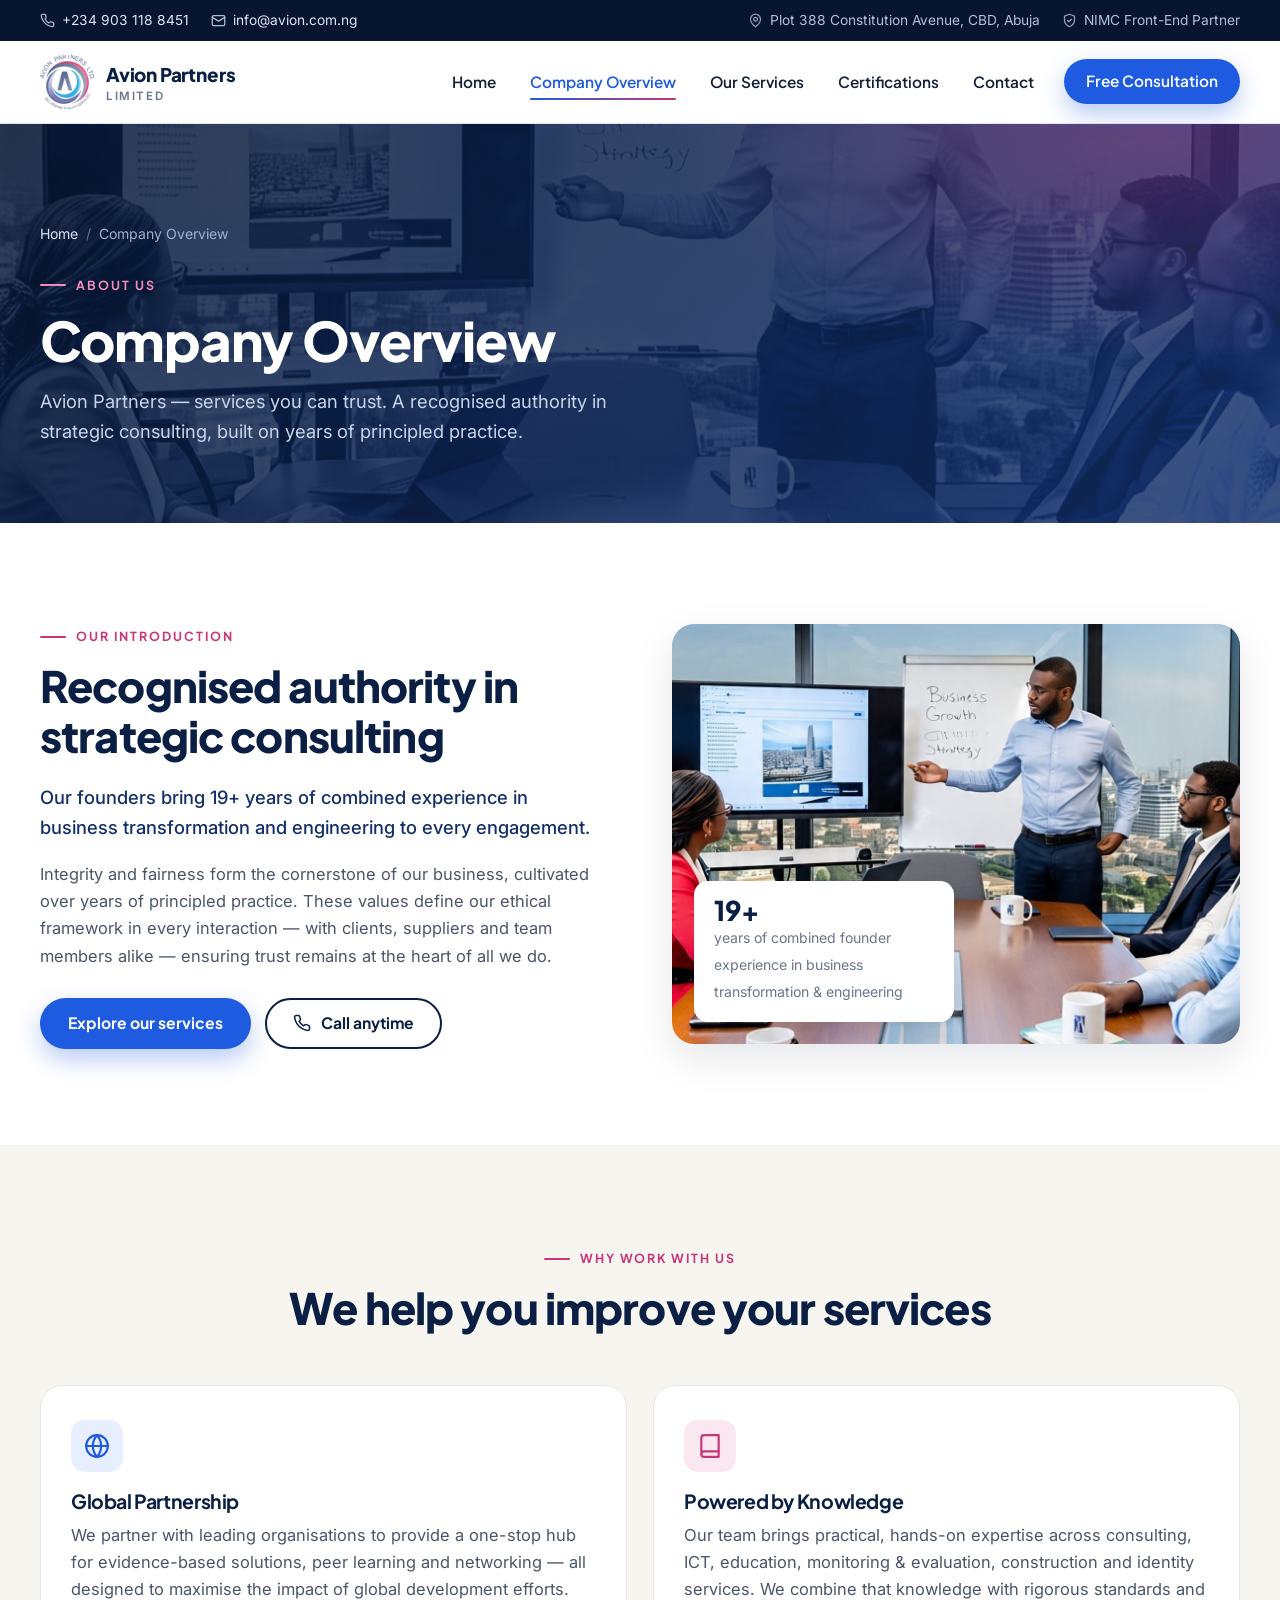
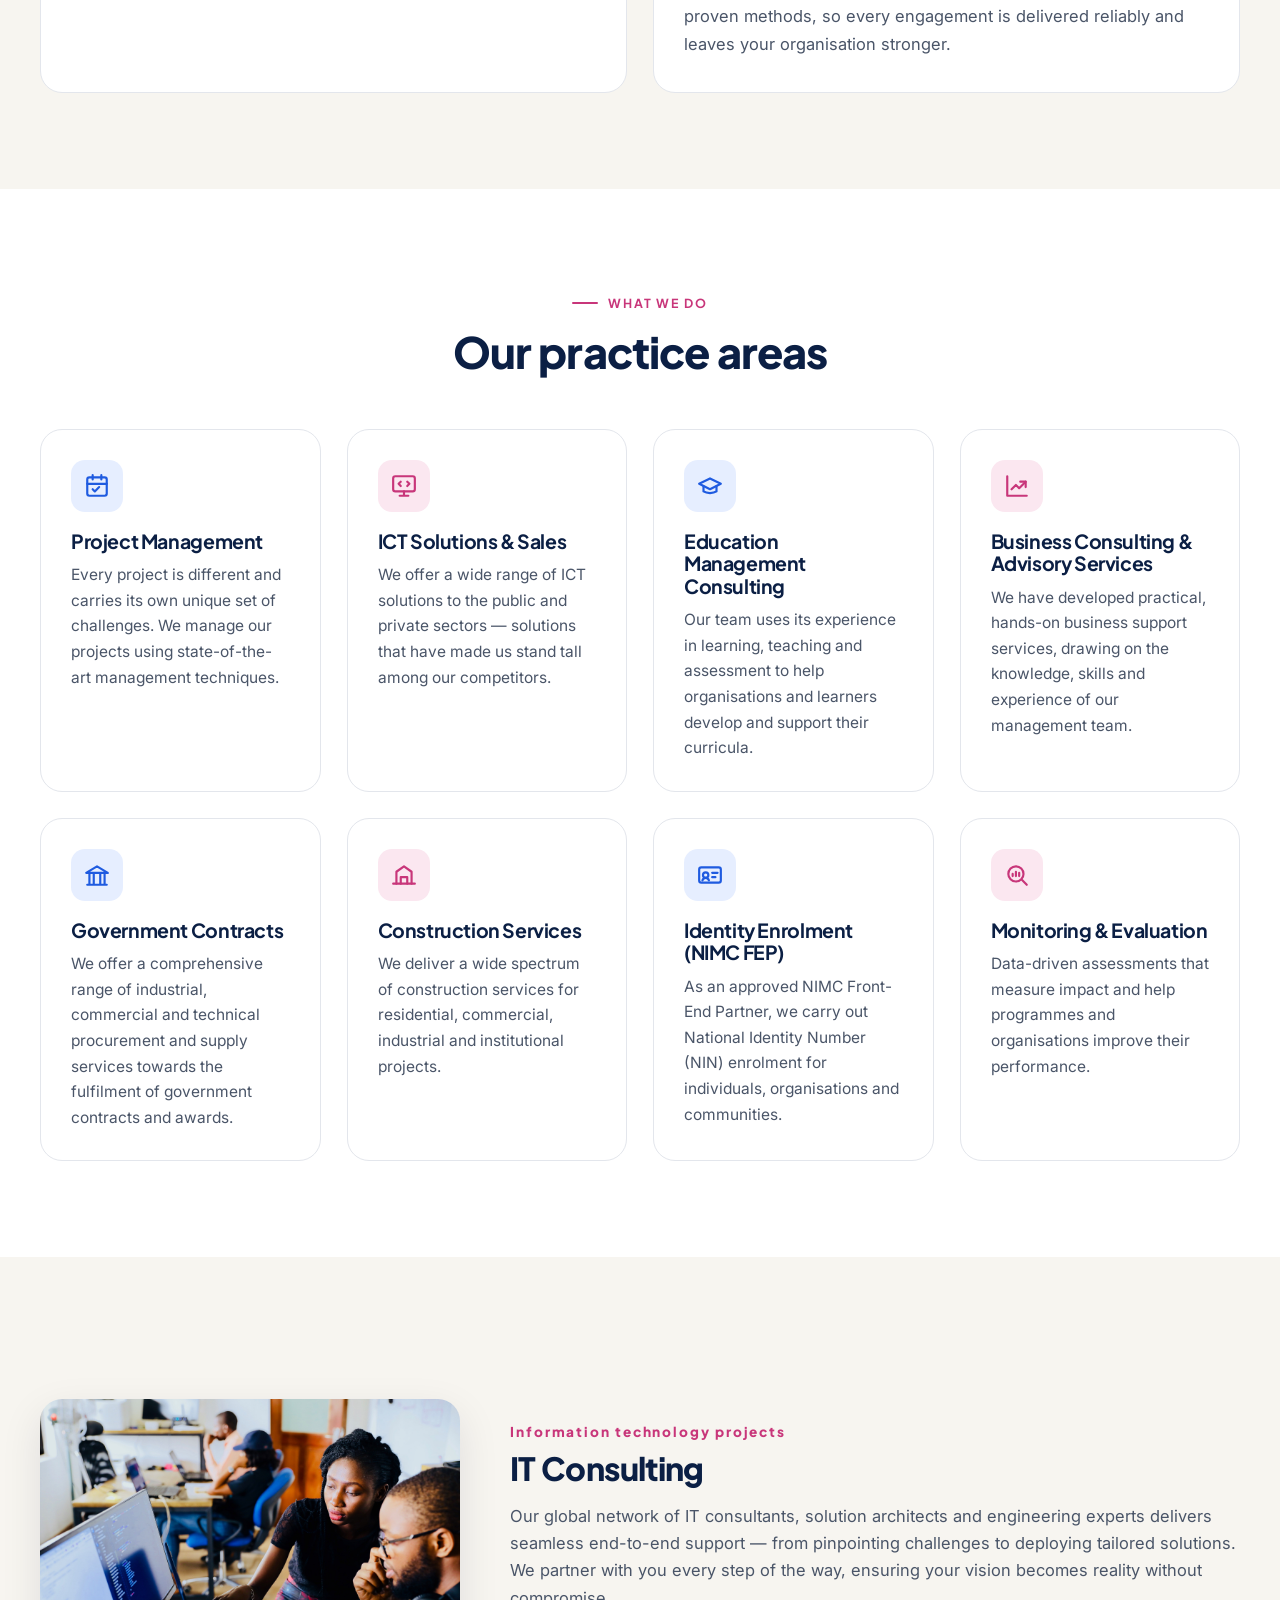
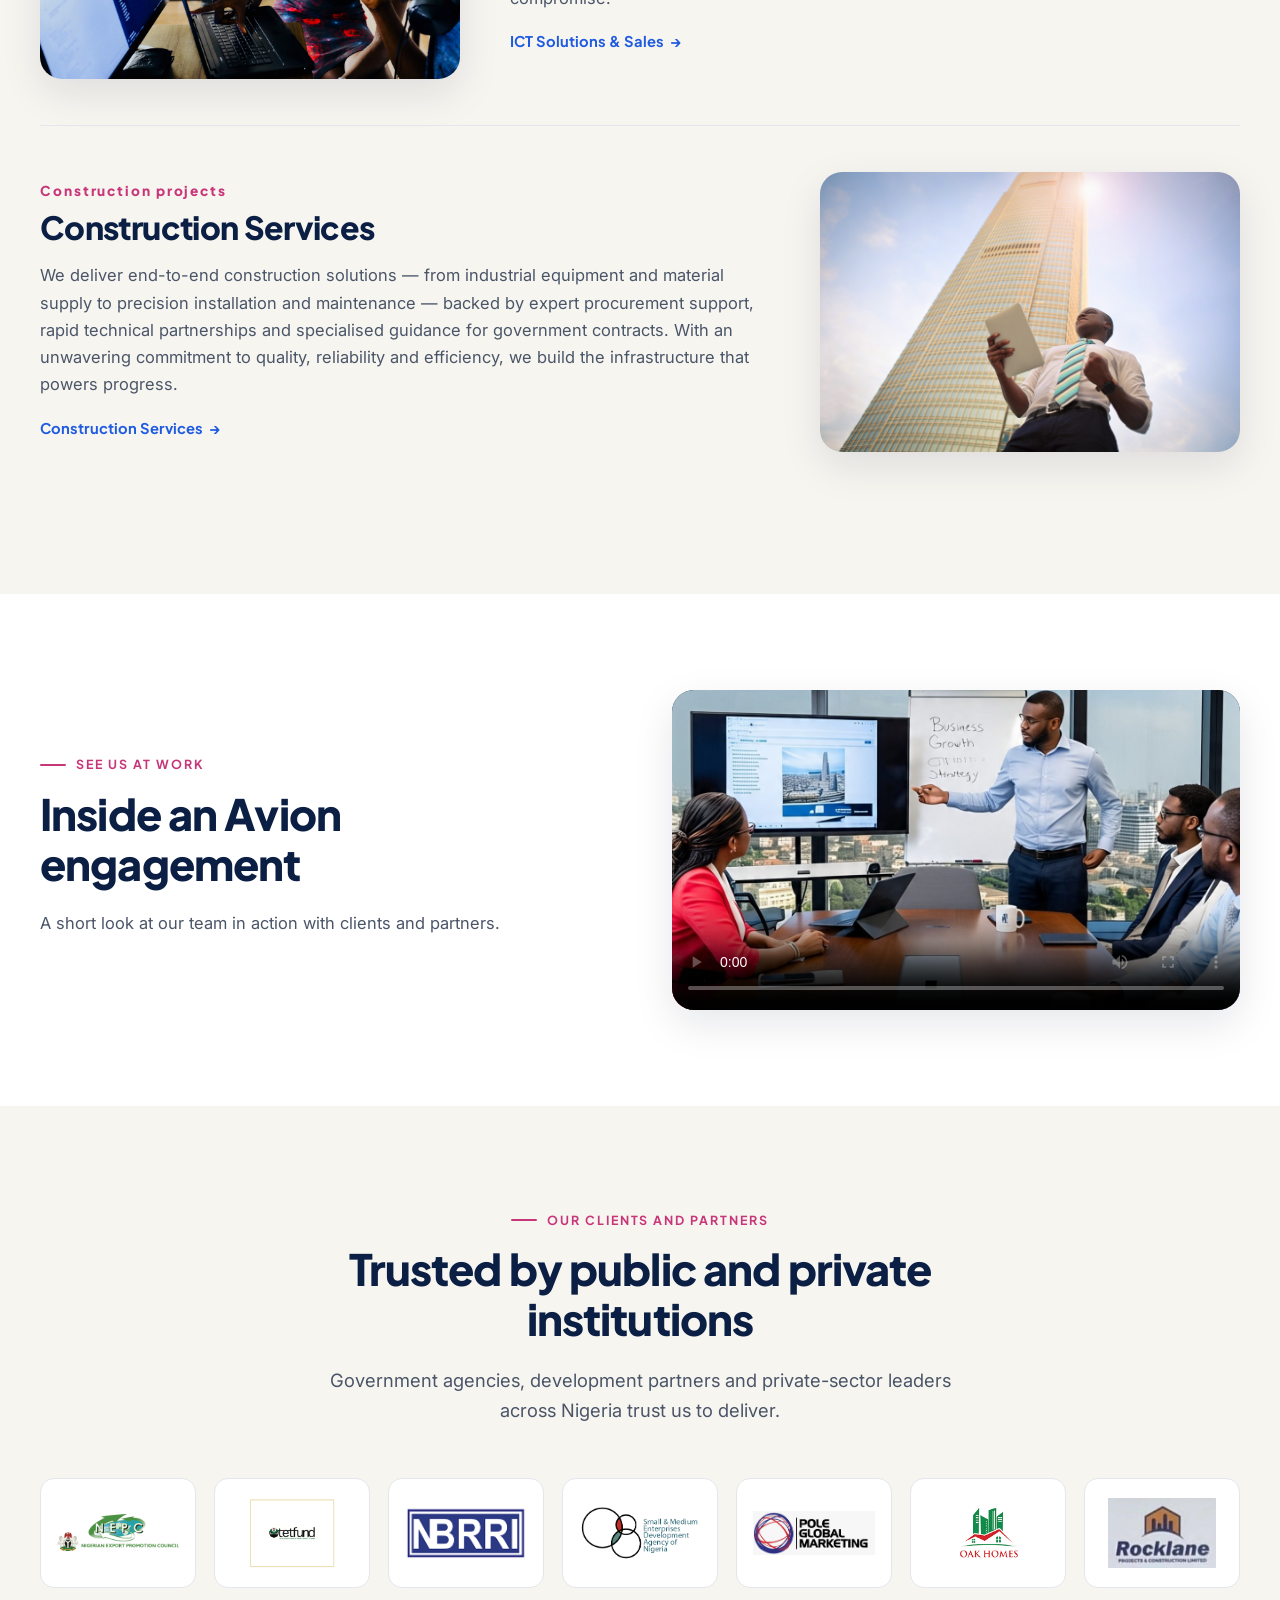
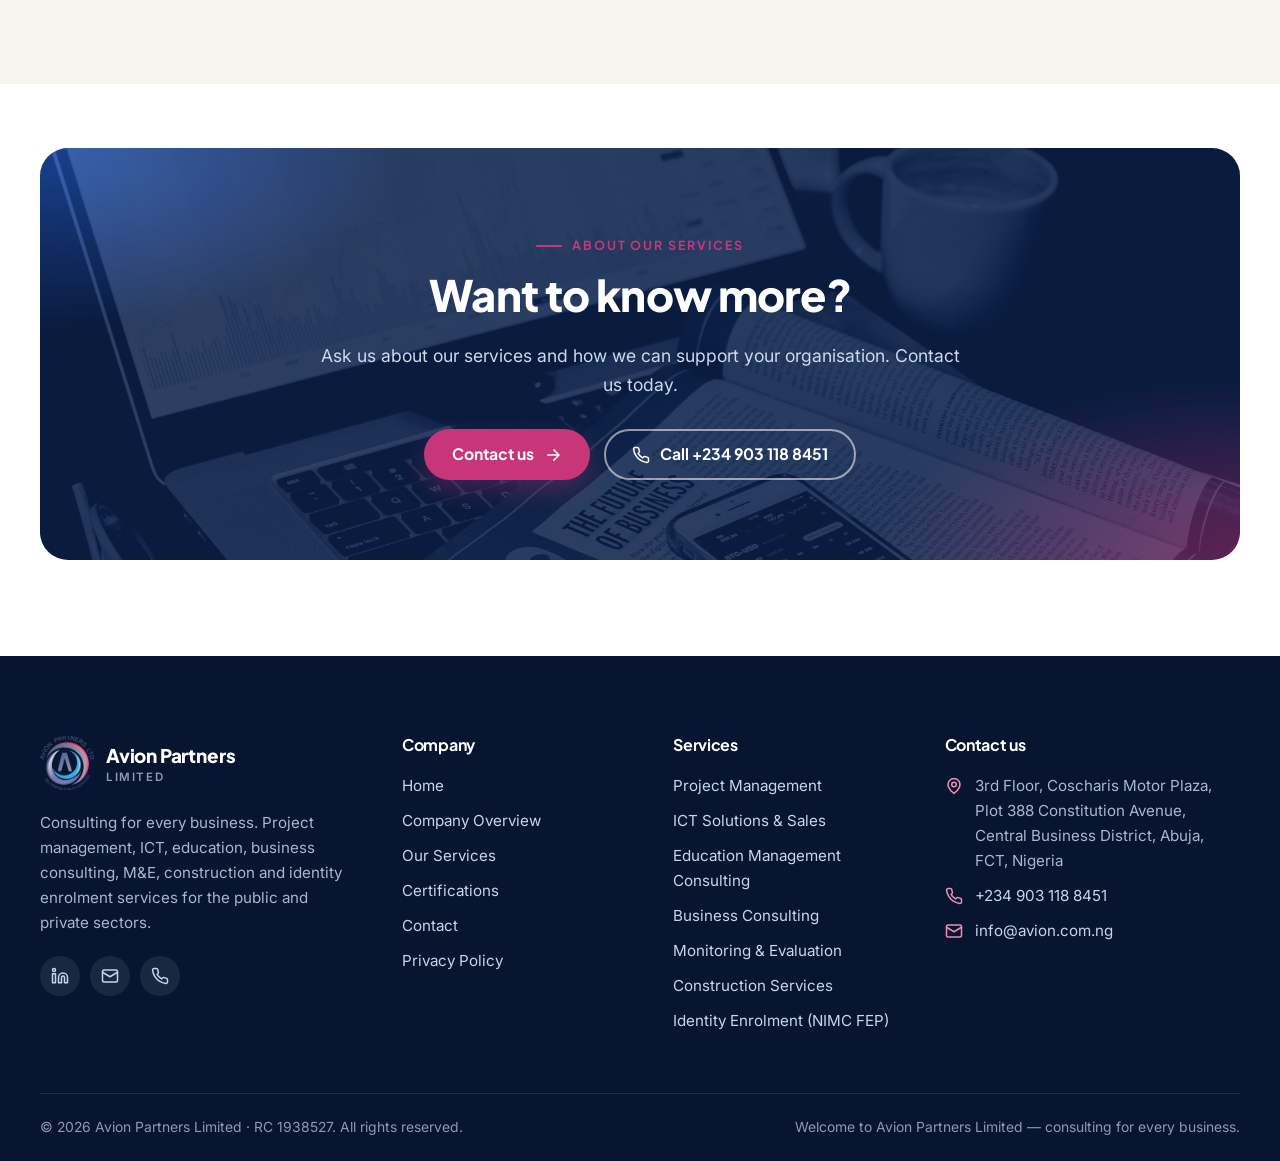
<file: company-overview/index.html>
<!DOCTYPE html>
<html lang="en">
<head>
<meta charset="utf-8">
<meta name="viewport" content="width=device-width, initial-scale=1">
<title>Company Overview — Avion Partners Limited</title>
<meta name="description" content="About Avion Partners Limited: a recognised authority in strategic consulting, built on integrity and fairness, serving public and private sector clients from Abuja.">
<meta property="og:title" content="Company Overview — Avion Partners Limited">
<meta property="og:description" content="About Avion Partners Limited: a recognised authority in strategic consulting, built on integrity and fairness, serving public and private sector clients from Abuja.">
<meta property="og:type" content="website">
<meta property="og:site_name" content="Avion Partners Limited">
<meta name="theme-color" content="#0B1F44">
<link rel="canonical" href="https://avion.com.ng/company-overview/">
<meta property="og:url" content="https://avion.com.ng/company-overview/">
<meta property="og:image" content="https://avion.com.ng/assets/img/hero-team.jpg">
<meta name="twitter:card" content="summary_large_image">
<link rel="icon" type="image/png" sizes="32x32" href="../assets/img/favicon-32.png">
<link rel="apple-touch-icon" href="../assets/img/apple-touch-icon.png">
<script>document.documentElement.className += " js";</script>
<link rel="preconnect" href="https://fonts.googleapis.com">
<link rel="preconnect" href="https://fonts.gstatic.com" crossorigin>
<link href="https://fonts.googleapis.com/css2?family=Inter:wght@400;500;600&family=Plus+Jakarta+Sans:wght@600;700;800&display=swap" rel="stylesheet">
<link rel="stylesheet" href="../assets/css/style.css">
</head>
<body>
<a class="skip-link" href="#main">Skip to content</a>
<div class="topbar">
  <div class="container">
    <div class="topbar__group">
      <a class="topbar__item" href="tel:+2349031188451"><svg class="" viewBox="0 0 24 24" fill="none" stroke="currentColor" stroke-width="2" stroke-linecap="round" stroke-linejoin="round" aria-hidden="true"><path d="M22 16.92v3a2 2 0 0 1-2.18 2 19.8 19.8 0 0 1-8.63-3.07 19.5 19.5 0 0 1-6-6A19.8 19.8 0 0 1 2.12 4.18 2 2 0 0 1 4.11 2h3a2 2 0 0 1 2 1.72c.13.96.36 1.9.7 2.81a2 2 0 0 1-.45 2.11L8.09 9.91a16 16 0 0 0 6 6l1.27-1.27a2 2 0 0 1 2.11-.45c.91.34 1.85.57 2.81.7A2 2 0 0 1 22 16.92z"/></svg> +234 903 118 8451</a>
      <a class="topbar__item" href="mailto:info@avion.com.ng"><svg class="" viewBox="0 0 24 24" fill="none" stroke="currentColor" stroke-width="2" stroke-linecap="round" stroke-linejoin="round" aria-hidden="true"><rect x="2" y="4" width="20" height="16" rx="2"/><path d="m22 7-10 6L2 7"/></svg> info@avion.com.ng</a>
    </div>
    <div class="topbar__group topbar__group--secondary">
      <span class="topbar__item"><svg class="" viewBox="0 0 24 24" fill="none" stroke="currentColor" stroke-width="2" stroke-linecap="round" stroke-linejoin="round" aria-hidden="true"><path d="M20 10c0 6-8 12-8 12s-8-6-8-12a8 8 0 0 1 16 0Z"/><circle cx="12" cy="10" r="3"/></svg> Plot 388 Constitution Avenue, CBD, Abuja</span>
      <span class="topbar__item"><svg class="" viewBox="0 0 24 24" fill="none" stroke="currentColor" stroke-width="2" stroke-linecap="round" stroke-linejoin="round" aria-hidden="true"><path d="M12 22s8-4 8-10V5l-8-3-8 3v7c0 6 8 10 8 10z"/><path d="m9 12 2 2 4-4"/></svg> NIMC Front-End Partner</span>
    </div>
  </div>
</div>
<header class="site-header">
  <div class="container nav">
    <a class="brand" href="../" aria-label="Avion Partners Limited — home">
      <span class="brand__mark" style="display:none">A</span><img src="../assets/img/avion-logo.png" alt="" width="54" height="54" data-hide-on-error>
      <span class="brand__text"><span class="brand__name">Avion Partners</span><span class="brand__tag">Limited</span></span>
    </a>
    <button class="nav__toggle" aria-label="Open menu" aria-expanded="false" aria-controls="site-menu"><svg class="" viewBox="0 0 24 24" fill="none" stroke="currentColor" stroke-width="2" stroke-linecap="round" stroke-linejoin="round" aria-hidden="true"><path d="M4 6h16M4 12h16M4 18h16"/></svg></button>
    <nav class="nav__menu" id="site-menu" aria-label="Main">
      <ul class="nav__links">
          <li><a href="../">Home</a></li>
          <li><a href="../company-overview/" aria-current="page">Company Overview</a></li>
          <li><a href="../avion-services/">Our Services</a></li>
          <li><a href="../avion-certificates/">Certifications</a></li>
          <li><a href="../contact/">Contact</a></li>
        <li><a class="btn btn--primary nav__cta" href="../contact/">Free Consultation</a></li>
      </ul>
    </nav>
  </div>
</header>
<main id="main">
<section class="page-hero ">
  <div class="page-hero__bg" data-bg="../assets/img/team-meeting.jpg"></div>
  <div class="container">
    <ol class="breadcrumb"><li><a href="../">Home</a></li><li aria-current="page">Company Overview</li></ol>
    <span class="eyebrow">About us</span>
    <h1>Company Overview</h1>
    <p>Avion Partners — services you can trust. A recognised authority in strategic consulting, built on years of principled practice.</p>
  </div>
</section>

<section class="section">
  <div class="container split">
    <div class="reveal">
      <span class="eyebrow">Our introduction</span>
      <h2>Recognised authority in strategic consulting</h2>
      <p class="lead" style="color:var(--navy-700);font-weight:500">Our founders bring 19+ years of combined experience in business transformation and engineering to every engagement.</p>
      <p>Integrity and fairness form the cornerstone of our business, cultivated over years of principled practice. These values define our ethical framework in every interaction — with clients, suppliers and team members alike — ensuring trust remains at the heart of all we do.</p>
      <div class="btn-row" style="margin-top:28px">
        <a class="btn btn--primary" href="../avion-services/">Explore our services</a>
        <a class="btn btn--outline" href="tel:+2349031188451"><svg class="" viewBox="0 0 24 24" fill="none" stroke="currentColor" stroke-width="2" stroke-linecap="round" stroke-linejoin="round" aria-hidden="true"><path d="M22 16.92v3a2 2 0 0 1-2.18 2 19.8 19.8 0 0 1-8.63-3.07 19.5 19.5 0 0 1-6-6A19.8 19.8 0 0 1 2.12 4.18 2 2 0 0 1 4.11 2h3a2 2 0 0 1 2 1.72c.13.96.36 1.9.7 2.81a2 2 0 0 1-.45 2.11L8.09 9.91a16 16 0 0 0 6 6l1.27-1.27a2 2 0 0 1 2.11-.45c.91.34 1.85.57 2.81.7A2 2 0 0 1 22 16.92z"/></svg> Call anytime</a>
      </div>
    </div>
    <div class="split__media reveal" data-bg="../assets/img/team-meeting.jpg">
      <div class="split__badge"><strong>19+</strong><span>years of combined founder experience in business transformation &amp; engineering</span></div>
    </div>
  </div>
</section>

<section class="section section--ivory">
  <div class="container">
    <div class="section-head center reveal">
      <span class="eyebrow">Why work with us</span>
      <h2>We help you improve your services</h2>
    </div>
    <div class="grid grid--2">
      <div class="value reveal"><span class="icon-circle"><svg class="" viewBox="0 0 24 24" fill="none" stroke="currentColor" stroke-width="2" stroke-linecap="round" stroke-linejoin="round" aria-hidden="true"><circle cx="12" cy="12" r="10"/><path d="M2 12h20M12 2a15 15 0 0 1 0 20M12 2a15 15 0 0 0 0 20"/></svg></span><h3 style="margin-top:18px">Global Partnership</h3><p>We partner with leading organisations to provide a one-stop hub for evidence-based solutions, peer learning and networking — all designed to maximise the impact of global development efforts.</p></div>
      <div class="value reveal"><span class="icon-circle icon-circle--orchid"><svg class="" viewBox="0 0 24 24" fill="none" stroke="currentColor" stroke-width="2" stroke-linecap="round" stroke-linejoin="round" aria-hidden="true"><path d="M4 19.5A2.5 2.5 0 0 1 6.5 17H20V2H6.5A2.5 2.5 0 0 0 4 4.5z"/><path d="M4 19.5A2.5 2.5 0 0 0 6.5 22H20v-5"/></svg></span><h3 style="margin-top:18px">Powered by Knowledge</h3><p>Our team brings practical, hands-on expertise across consulting, ICT, education, monitoring &amp; evaluation, construction and identity services. We combine that knowledge with rigorous standards and proven methods, so every engagement is delivered reliably and leaves your organisation stronger.</p></div>
    </div>
  </div>
</section>

<section class="section">
  <div class="container">
    <div class="section-head center reveal">
      <span class="eyebrow">What we do</span>
      <h2>Our practice areas</h2>
    </div>
    <div class="grid grid--4">
      <div class="client-card reveal"><span class="icon-circle"><svg class="" viewBox="0 0 24 24" fill="none" stroke="currentColor" stroke-width="2" stroke-linecap="round" stroke-linejoin="round" aria-hidden="true"><rect x="3" y="4" width="18" height="17" rx="2"/><path d="M8 2v4M16 2v4M3 10h18M8 15l2 2 4-4"/></svg></span><h3>Project Management</h3><p>Every project is different and carries its own unique set of challenges. We manage our projects using state-of-the-art management techniques.</p></div>
      <div class="client-card reveal"><span class="icon-circle icon-circle--orchid"><svg class="" viewBox="0 0 24 24" fill="none" stroke="currentColor" stroke-width="2" stroke-linecap="round" stroke-linejoin="round" aria-hidden="true"><rect x="2" y="3" width="20" height="14" rx="2"/><path d="M8 21h8M12 17v4"/><path d="m9 8-2 2 2 2M15 8l2 2-2 2"/></svg></span><h3>ICT Solutions & Sales</h3><p>We offer a wide range of ICT solutions to the public and private sectors — solutions that have made us stand tall among our competitors.</p></div>
      <div class="client-card reveal"><span class="icon-circle"><svg class="" viewBox="0 0 24 24" fill="none" stroke="currentColor" stroke-width="2" stroke-linecap="round" stroke-linejoin="round" aria-hidden="true"><path d="M22 10 12 5 2 10l10 5 10-5z"/><path d="M6 12v5c3 2 9 2 12 0v-5"/></svg></span><h3>Education Management Consulting</h3><p>Our team uses its experience in learning, teaching and assessment to help organisations and learners develop and support their curricula.</p></div>
      <div class="client-card reveal"><span class="icon-circle icon-circle--orchid"><svg class="" viewBox="0 0 24 24" fill="none" stroke="currentColor" stroke-width="2" stroke-linecap="round" stroke-linejoin="round" aria-hidden="true"><path d="M3 3v18h18"/><path d="m7 15 4-4 3 3 6-6"/><path d="M15 8h5v5"/></svg></span><h3>Business Consulting & Advisory Services</h3><p>We have developed practical, hands-on business support services, drawing on the knowledge, skills and experience of our management team.</p></div>
      <div class="client-card reveal"><span class="icon-circle"><svg class="" viewBox="0 0 24 24" fill="none" stroke="currentColor" stroke-width="2" stroke-linecap="round" stroke-linejoin="round" aria-hidden="true"><path d="M3 21h18M5 21V10M19 21V10M9 21V10M15 21V10M2 10l10-6 10 6z"/></svg></span><h3>Government Contracts</h3><p>We offer a comprehensive range of industrial, commercial and technical procurement and supply services towards the fulfilment of government contracts and awards.</p></div>
      <div class="client-card reveal"><span class="icon-circle icon-circle--orchid"><svg class="" viewBox="0 0 24 24" fill="none" stroke="currentColor" stroke-width="2" stroke-linecap="round" stroke-linejoin="round" aria-hidden="true"><path d="M2 20h20"/><path d="M5 20V9l7-5 7 5v11"/><path d="M9 20v-6h6v6"/></svg></span><h3>Construction Services</h3><p>We deliver a wide spectrum of construction services for residential, commercial, industrial and institutional projects.</p></div>
      <div class="client-card reveal"><span class="icon-circle"><svg class="" viewBox="0 0 24 24" fill="none" stroke="currentColor" stroke-width="2" stroke-linecap="round" stroke-linejoin="round" aria-hidden="true"><rect x="2" y="5" width="20" height="14" rx="2"/><circle cx="8" cy="12" r="2.5"/><path d="M14 10h5M14 14h3M5 17c.6-1.6 1.7-2.4 3-2.4s2.4.8 3 2.4"/></svg></span><h3>Identity Enrolment (NIMC FEP)</h3><p>As an approved NIMC Front-End Partner, we carry out National Identity Number (NIN) enrolment for individuals, organisations and communities.</p></div>
      <div class="client-card reveal"><span class="icon-circle icon-circle--orchid"><svg class="" viewBox="0 0 24 24" fill="none" stroke="currentColor" stroke-width="2" stroke-linecap="round" stroke-linejoin="round" aria-hidden="true"><circle cx="11" cy="11" r="7"/><path d="m21 21-4.3-4.3"/><path d="M8 13v-2M11 13V9M14 13v-3"/></svg></span><h3>Monitoring & Evaluation</h3><p>Data-driven assessments that measure impact and help programmes and organisations improve their performance.</p></div>
    </div>
  </div>
</section>

<section class="section section--ivory">
  <div class="container">
    <div class="service-row reveal">
      <div class="service-row__media" data-bg="../assets/img/feature-it-consulting.jpg"></div>
      <div>
        <span class="service-row__num">Information technology projects</span>
        <h2>IT Consulting</h2>
        <p>Our global network of IT consultants, solution architects and engineering experts delivers seamless end-to-end support — from pinpointing challenges to deploying tailored solutions. We partner with you every step of the way, ensuring your vision becomes reality without compromise.</p>
        <a class="card__link" href="../avion-services/#ict-solutions">ICT Solutions &amp; Sales</a>
      </div>
    </div>
    <div class="service-row reveal">
      <div class="service-row__media" data-bg="../assets/img/feature-construction.jpg"></div>
      <div>
        <span class="service-row__num">Construction projects</span>
        <h2>Construction Services</h2>
        <p>We deliver end-to-end construction solutions — from industrial equipment and material supply to precision installation and maintenance — backed by expert procurement support, rapid technical partnerships and specialised guidance for government contracts. With an unwavering commitment to quality, reliability and efficiency, we build the infrastructure that powers progress.</p>
        <a class="card__link" href="../avion-services/#construction">Construction Services</a>
      </div>
    </div>
  </div>
</section>

<section class="section">
  <div class="container split">
    <div class="reveal">
      <span class="eyebrow">See us at work</span>
      <h2>Inside an Avion engagement</h2>
      <p>A short look at our team in action with clients and partners.</p>
    </div>
    <div class="video-frame reveal">
      <video controls preload="metadata" playsinline poster="../assets/img/team-meeting.jpg">
        <source src="../assets/video/avion-at-work.mp4" type="video/mp4">
        Your browser does not support embedded video.
      </video>
    </div>
  </div>
</section>
<section class="section section--ivory" id="partners">
  <div class="container">
    <div class="section-head center reveal">
      <span class="eyebrow">Our clients and partners</span>
      <h2>Trusted by public and private institutions</h2>
      <p class="lead">Government agencies, development partners and private-sector leaders across Nigeria trust us to deliver.</p>
    </div>
    <div class="partners reveal">
      <div class="partner"><img src="../assets/img/partner-nepc.png" alt="NEPC" data-fallback="NEPC" loading="lazy"></div>
      <div class="partner"><img src="../assets/img/partner-tetfund.png" alt="TETFund" data-fallback="TETFund" loading="lazy"></div>
      <div class="partner"><img src="../assets/img/partner-nbrri.png" alt="NBRRI" data-fallback="NBRRI" loading="lazy"></div>
      <div class="partner"><img src="../assets/img/partner-smedan.png" alt="SMEDAN" data-fallback="SMEDAN" loading="lazy"></div>
      <div class="partner"><img src="../assets/img/partner-pole-global-marketing.jpg" alt="Pole Global Marketing" data-fallback="Pole Global Marketing" loading="lazy"></div>
      <div class="partner"><img src="../assets/img/partner-oak-homes.png" alt="Oak Homes" data-fallback="Oak Homes" loading="lazy"></div>
      <div class="partner"><img src="../assets/img/partner-rocklane.jpeg" alt="Rocklane Products & Construction" data-fallback="Rocklane Products & Construction" loading="lazy"></div>
    </div>
  </div>
</section>
<section class="section--tight" style="padding-bottom:96px">
  <div class="container">
    <div class="band reveal">
      <div class="band__bg" data-bg="../assets/img/cta-background.jpg"></div>
      <span class="eyebrow">About our services</span>
      <h2>Want to know more?</h2>
      <p>Ask us about our services and how we can support your organisation. Contact us today.</p>
      <div class="btn-row">
        <a class="btn btn--accent" href="../contact/">Contact us <svg class="" viewBox="0 0 24 24" fill="none" stroke="currentColor" stroke-width="2" stroke-linecap="round" stroke-linejoin="round" aria-hidden="true"><path d="M5 12h14M13 5l7 7-7 7"/></svg></a>
        <a class="btn btn--ghost" href="tel:+2349031188451"><svg class="" viewBox="0 0 24 24" fill="none" stroke="currentColor" stroke-width="2" stroke-linecap="round" stroke-linejoin="round" aria-hidden="true"><path d="M22 16.92v3a2 2 0 0 1-2.18 2 19.8 19.8 0 0 1-8.63-3.07 19.5 19.5 0 0 1-6-6A19.8 19.8 0 0 1 2.12 4.18 2 2 0 0 1 4.11 2h3a2 2 0 0 1 2 1.72c.13.96.36 1.9.7 2.81a2 2 0 0 1-.45 2.11L8.09 9.91a16 16 0 0 0 6 6l1.27-1.27a2 2 0 0 1 2.11-.45c.91.34 1.85.57 2.81.7A2 2 0 0 1 22 16.92z"/></svg> Call +234 903 118 8451</a>
      </div>
    </div>
  </div>
</section>
</main>
<footer class="site-footer">
  <div class="container">
    <div class="footer-grid">
      <div>
        <a class="brand" href="../"><span class="brand__mark" style="display:none">A</span><img src="../assets/img/avion-logo.png" alt="" width="54" height="54" data-hide-on-error>
      <span class="brand__text"><span class="brand__name">Avion Partners</span><span class="brand__tag">Limited</span></span></a>
        <p style="margin-top:20px">Consulting for every business. Project management, ICT, education, business consulting, M&amp;E, construction and identity enrolment services for the public and private sectors.</p>
        <div class="social">
          <a href="https://www.linkedin.com/in/avion-partners-42178b265/" target="_blank" rel="noopener" aria-label="Avion Partners on LinkedIn"><svg class="" viewBox="0 0 24 24" fill="none" stroke="currentColor" stroke-width="2" stroke-linecap="round" stroke-linejoin="round" aria-hidden="true"><path d="M16 8a6 6 0 0 1 6 6v7h-4v-7a2 2 0 0 0-4 0v7h-4v-7a6 6 0 0 1 6-6zM2 9h4v12H2z"/><circle cx="4" cy="4" r="2"/></svg></a>
          <a href="mailto:info@avion.com.ng" aria-label="Email Avion Partners"><svg class="" viewBox="0 0 24 24" fill="none" stroke="currentColor" stroke-width="2" stroke-linecap="round" stroke-linejoin="round" aria-hidden="true"><rect x="2" y="4" width="20" height="16" rx="2"/><path d="m22 7-10 6L2 7"/></svg></a>
          <a href="tel:+2349031188451" aria-label="Call Avion Partners"><svg class="" viewBox="0 0 24 24" fill="none" stroke="currentColor" stroke-width="2" stroke-linecap="round" stroke-linejoin="round" aria-hidden="true"><path d="M22 16.92v3a2 2 0 0 1-2.18 2 19.8 19.8 0 0 1-8.63-3.07 19.5 19.5 0 0 1-6-6A19.8 19.8 0 0 1 2.12 4.18 2 2 0 0 1 4.11 2h3a2 2 0 0 1 2 1.72c.13.96.36 1.9.7 2.81a2 2 0 0 1-.45 2.11L8.09 9.91a16 16 0 0 0 6 6l1.27-1.27a2 2 0 0 1 2.11-.45c.91.34 1.85.57 2.81.7A2 2 0 0 1 22 16.92z"/></svg></a>
        </div>
      </div>
      <div>
        <h4>Company</h4>
        <ul class="footer-list">
          <li><a href="../">Home</a></li>
          <li><a href="../company-overview/">Company Overview</a></li>
          <li><a href="../avion-services/">Our Services</a></li>
          <li><a href="../avion-certificates/">Certifications</a></li>
          <li><a href="../contact/">Contact</a></li>
          <li><a href="../privacy-policy/">Privacy Policy</a></li>
        </ul>
      </div>
      <div>
        <h4>Services</h4>
        <ul class="footer-list">
          <li><a href="../avion-services/#project-management">Project Management</a></li>
          <li><a href="../avion-services/#ict-solutions">ICT Solutions & Sales</a></li>
          <li><a href="../avion-services/#education-management">Education Management Consulting</a></li>
          <li><a href="../avion-services/#business-consulting">Business Consulting</a></li>
          <li><a href="../avion-services/#monitoring-evaluation">Monitoring & Evaluation</a></li>
          <li><a href="../avion-services/#construction">Construction Services</a></li>
          <li><a href="../avion-services/#identity-enrolment">Identity Enrolment (NIMC FEP)</a></li>
        </ul>
      </div>
      <div>
        <h4>Contact us</h4>
        <ul class="footer-list footer-contact">
          <li><svg class="" viewBox="0 0 24 24" fill="none" stroke="currentColor" stroke-width="2" stroke-linecap="round" stroke-linejoin="round" aria-hidden="true"><path d="M20 10c0 6-8 12-8 12s-8-6-8-12a8 8 0 0 1 16 0Z"/><circle cx="12" cy="10" r="3"/></svg><span>3rd Floor, Coscharis Motor Plaza, Plot 388 Constitution Avenue, Central Business District, Abuja, FCT, Nigeria</span></li>
          <li><svg class="" viewBox="0 0 24 24" fill="none" stroke="currentColor" stroke-width="2" stroke-linecap="round" stroke-linejoin="round" aria-hidden="true"><path d="M22 16.92v3a2 2 0 0 1-2.18 2 19.8 19.8 0 0 1-8.63-3.07 19.5 19.5 0 0 1-6-6A19.8 19.8 0 0 1 2.12 4.18 2 2 0 0 1 4.11 2h3a2 2 0 0 1 2 1.72c.13.96.36 1.9.7 2.81a2 2 0 0 1-.45 2.11L8.09 9.91a16 16 0 0 0 6 6l1.27-1.27a2 2 0 0 1 2.11-.45c.91.34 1.85.57 2.81.7A2 2 0 0 1 22 16.92z"/></svg><a href="tel:+2349031188451">+234 903 118 8451</a></li>
          <li><svg class="" viewBox="0 0 24 24" fill="none" stroke="currentColor" stroke-width="2" stroke-linecap="round" stroke-linejoin="round" aria-hidden="true"><rect x="2" y="4" width="20" height="16" rx="2"/><path d="m22 7-10 6L2 7"/></svg><a href="mailto:info@avion.com.ng">info@avion.com.ng</a></li>
        </ul>
      </div>
    </div>
    <div class="footer-bottom">
      <span>© <span data-year>2026</span> Avion Partners Limited · RC 1938527. All rights reserved.</span>
      <span>Welcome to Avion Partners Limited — consulting for every business.</span>
    </div>
  </div>
</footer>
<button class="to-top" aria-label="Back to top"><svg class="" viewBox="0 0 24 24" fill="none" stroke="currentColor" stroke-width="2" stroke-linecap="round" stroke-linejoin="round" aria-hidden="true"><path d="m18 15-6-6-6 6"/></svg></button>
<script src="../assets/js/main.js" defer></script>
</body>
</html>
</file>
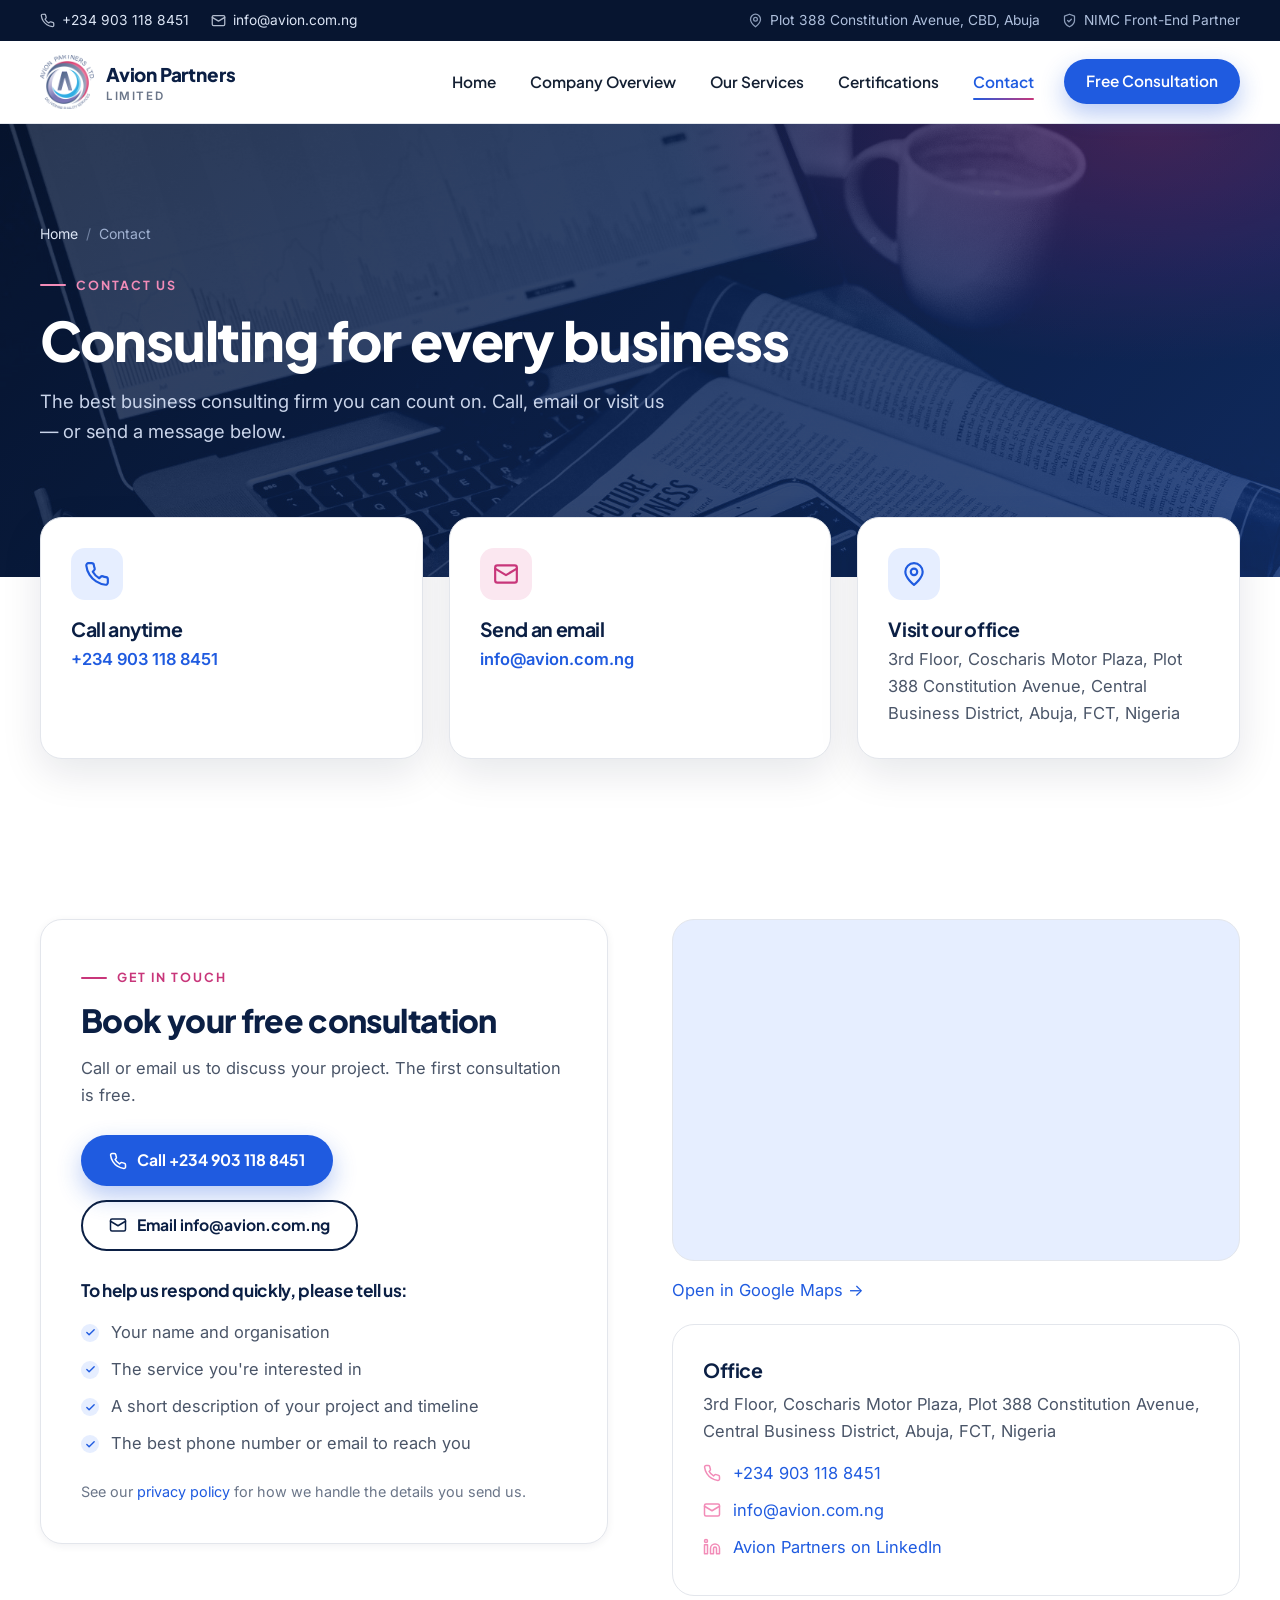
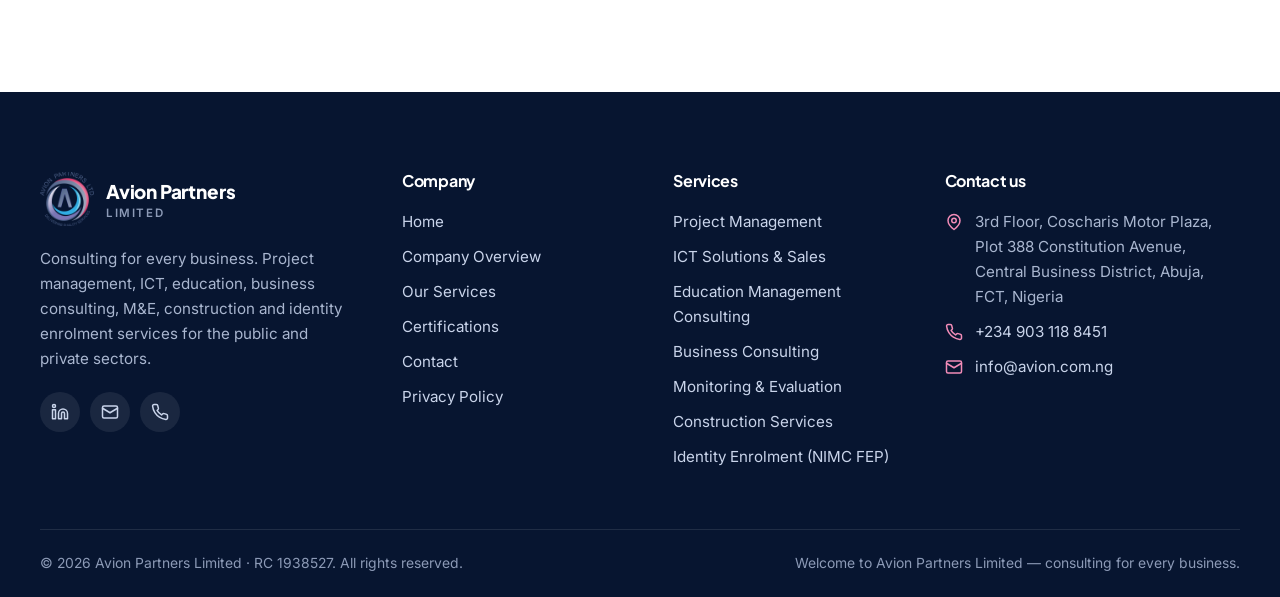
<file: contact/index.html>
<!DOCTYPE html>
<html lang="en">
<head>
<meta charset="utf-8">
<meta name="viewport" content="width=device-width, initial-scale=1">
<title>Contact — Avion Partners Limited</title>
<meta name="description" content="Contact Avion Partners Limited: 3rd Floor, Coscharis Motor Plaza, Plot 388 Constitution Avenue, CBD, Abuja. Call +234 903 118 8451 or email info@avion.com.ng.">
<meta property="og:title" content="Contact — Avion Partners Limited">
<meta property="og:description" content="Contact Avion Partners Limited: 3rd Floor, Coscharis Motor Plaza, Plot 388 Constitution Avenue, CBD, Abuja. Call +234 903 118 8451 or email info@avion.com.ng.">
<meta property="og:type" content="website">
<meta property="og:site_name" content="Avion Partners Limited">
<meta name="theme-color" content="#0B1F44">
<link rel="canonical" href="https://avion.com.ng/contact/">
<meta property="og:url" content="https://avion.com.ng/contact/">
<meta property="og:image" content="https://avion.com.ng/assets/img/hero-team.jpg">
<meta name="twitter:card" content="summary_large_image">
<link rel="icon" type="image/png" sizes="32x32" href="../assets/img/favicon-32.png">
<link rel="apple-touch-icon" href="../assets/img/apple-touch-icon.png">
<script>document.documentElement.className += " js";</script>
<link rel="preconnect" href="https://fonts.googleapis.com">
<link rel="preconnect" href="https://fonts.gstatic.com" crossorigin>
<link href="https://fonts.googleapis.com/css2?family=Inter:wght@400;500;600&family=Plus+Jakarta+Sans:wght@600;700;800&display=swap" rel="stylesheet">
<link rel="stylesheet" href="../assets/css/style.css">
</head>
<body>
<a class="skip-link" href="#main">Skip to content</a>
<div class="topbar">
  <div class="container">
    <div class="topbar__group">
      <a class="topbar__item" href="tel:+2349031188451"><svg class="" viewBox="0 0 24 24" fill="none" stroke="currentColor" stroke-width="2" stroke-linecap="round" stroke-linejoin="round" aria-hidden="true"><path d="M22 16.92v3a2 2 0 0 1-2.18 2 19.8 19.8 0 0 1-8.63-3.07 19.5 19.5 0 0 1-6-6A19.8 19.8 0 0 1 2.12 4.18 2 2 0 0 1 4.11 2h3a2 2 0 0 1 2 1.72c.13.96.36 1.9.7 2.81a2 2 0 0 1-.45 2.11L8.09 9.91a16 16 0 0 0 6 6l1.27-1.27a2 2 0 0 1 2.11-.45c.91.34 1.85.57 2.81.7A2 2 0 0 1 22 16.92z"/></svg> +234 903 118 8451</a>
      <a class="topbar__item" href="mailto:info@avion.com.ng"><svg class="" viewBox="0 0 24 24" fill="none" stroke="currentColor" stroke-width="2" stroke-linecap="round" stroke-linejoin="round" aria-hidden="true"><rect x="2" y="4" width="20" height="16" rx="2"/><path d="m22 7-10 6L2 7"/></svg> info@avion.com.ng</a>
    </div>
    <div class="topbar__group topbar__group--secondary">
      <span class="topbar__item"><svg class="" viewBox="0 0 24 24" fill="none" stroke="currentColor" stroke-width="2" stroke-linecap="round" stroke-linejoin="round" aria-hidden="true"><path d="M20 10c0 6-8 12-8 12s-8-6-8-12a8 8 0 0 1 16 0Z"/><circle cx="12" cy="10" r="3"/></svg> Plot 388 Constitution Avenue, CBD, Abuja</span>
      <span class="topbar__item"><svg class="" viewBox="0 0 24 24" fill="none" stroke="currentColor" stroke-width="2" stroke-linecap="round" stroke-linejoin="round" aria-hidden="true"><path d="M12 22s8-4 8-10V5l-8-3-8 3v7c0 6 8 10 8 10z"/><path d="m9 12 2 2 4-4"/></svg> NIMC Front-End Partner</span>
    </div>
  </div>
</div>
<header class="site-header">
  <div class="container nav">
    <a class="brand" href="../" aria-label="Avion Partners Limited — home">
      <span class="brand__mark" style="display:none">A</span><img src="../assets/img/avion-logo.png" alt="" width="54" height="54" data-hide-on-error>
      <span class="brand__text"><span class="brand__name">Avion Partners</span><span class="brand__tag">Limited</span></span>
    </a>
    <button class="nav__toggle" aria-label="Open menu" aria-expanded="false" aria-controls="site-menu"><svg class="" viewBox="0 0 24 24" fill="none" stroke="currentColor" stroke-width="2" stroke-linecap="round" stroke-linejoin="round" aria-hidden="true"><path d="M4 6h16M4 12h16M4 18h16"/></svg></button>
    <nav class="nav__menu" id="site-menu" aria-label="Main">
      <ul class="nav__links">
          <li><a href="../">Home</a></li>
          <li><a href="../company-overview/">Company Overview</a></li>
          <li><a href="../avion-services/">Our Services</a></li>
          <li><a href="../avion-certificates/">Certifications</a></li>
          <li><a href="../contact/" aria-current="page">Contact</a></li>
        <li><a class="btn btn--primary nav__cta" href="../contact/">Free Consultation</a></li>
      </ul>
    </nav>
  </div>
</header>
<main id="main">
<section class="page-hero page-hero--contact">
  <div class="page-hero__bg" data-bg="../assets/img/cta-background.jpg"></div>
  <div class="container">
    <ol class="breadcrumb"><li><a href="../">Home</a></li><li aria-current="page">Contact</li></ol>
    <span class="eyebrow">Contact us</span>
    <h1>Consulting for every business</h1>
    <p>The best business consulting firm you can count on. Call, email or visit us — or send a message below.</p>
  </div>
</section>

<section class="section--tight" style="padding-top:0">
  <div class="container">
    <div class="grid grid--3 contact-cards">
      <div class="contact-card reveal"><span class="icon-circle"><svg class="" viewBox="0 0 24 24" fill="none" stroke="currentColor" stroke-width="2" stroke-linecap="round" stroke-linejoin="round" aria-hidden="true"><path d="M22 16.92v3a2 2 0 0 1-2.18 2 19.8 19.8 0 0 1-8.63-3.07 19.5 19.5 0 0 1-6-6A19.8 19.8 0 0 1 2.12 4.18 2 2 0 0 1 4.11 2h3a2 2 0 0 1 2 1.72c.13.96.36 1.9.7 2.81a2 2 0 0 1-.45 2.11L8.09 9.91a16 16 0 0 0 6 6l1.27-1.27a2 2 0 0 1 2.11-.45c.91.34 1.85.57 2.81.7A2 2 0 0 1 22 16.92z"/></svg></span><h3>Call anytime</h3><p><a href="tel:+2349031188451">+234 903 118 8451</a></p></div>
      <div class="contact-card reveal"><span class="icon-circle icon-circle--orchid"><svg class="" viewBox="0 0 24 24" fill="none" stroke="currentColor" stroke-width="2" stroke-linecap="round" stroke-linejoin="round" aria-hidden="true"><rect x="2" y="4" width="20" height="16" rx="2"/><path d="m22 7-10 6L2 7"/></svg></span><h3>Send an email</h3><p><a href="mailto:info@avion.com.ng">info@avion.com.ng</a></p></div>
      <div class="contact-card reveal"><span class="icon-circle"><svg class="" viewBox="0 0 24 24" fill="none" stroke="currentColor" stroke-width="2" stroke-linecap="round" stroke-linejoin="round" aria-hidden="true"><path d="M20 10c0 6-8 12-8 12s-8-6-8-12a8 8 0 0 1 16 0Z"/><circle cx="12" cy="10" r="3"/></svg></span><h3>Visit our office</h3><p>3rd Floor, Coscharis Motor Plaza, Plot 388 Constitution Avenue, Central Business District, Abuja, FCT, Nigeria</p></div>
    </div>
  </div>
</section>

<section class="section">
  <div class="container split split--top">
    <div class="panel reveal">
      <span class="eyebrow">Get in touch</span>
      <h2 style="font-size:2rem">Book your free consultation</h2>
      <p>Call or email us to discuss your project. The first consultation is free.</p>
      <div class="btn-row" style="margin:26px 0 30px">
        <a class="btn btn--primary" href="tel:+2349031188451"><svg class="" viewBox="0 0 24 24" fill="none" stroke="currentColor" stroke-width="2" stroke-linecap="round" stroke-linejoin="round" aria-hidden="true"><path d="M22 16.92v3a2 2 0 0 1-2.18 2 19.8 19.8 0 0 1-8.63-3.07 19.5 19.5 0 0 1-6-6A19.8 19.8 0 0 1 2.12 4.18 2 2 0 0 1 4.11 2h3a2 2 0 0 1 2 1.72c.13.96.36 1.9.7 2.81a2 2 0 0 1-.45 2.11L8.09 9.91a16 16 0 0 0 6 6l1.27-1.27a2 2 0 0 1 2.11-.45c.91.34 1.85.57 2.81.7A2 2 0 0 1 22 16.92z"/></svg> Call +234 903 118 8451</a>
        <a class="btn btn--outline" href="mailto:info@avion.com.ng?subject=Free%20consultation%20request"><svg class="" viewBox="0 0 24 24" fill="none" stroke="currentColor" stroke-width="2" stroke-linecap="round" stroke-linejoin="round" aria-hidden="true"><rect x="2" y="4" width="20" height="16" rx="2"/><path d="m22 7-10 6L2 7"/></svg> Email info@avion.com.ng</a>
      </div>
      <h3 style="font-size:1.08rem">To help us respond quickly, please tell us:</h3>
      <ul class="checklist">
        <li>Your name and organisation</li>
        <li>The service you're interested in</li>
        <li>A short description of your project and timeline</li>
        <li>The best phone number or email to reach you</li>
      </ul>
      <p style="margin:22px 0 0;font-size:.9rem;color:var(--muted)">See our <a href="../privacy-policy/">privacy policy</a> for how we handle the details you send us.</p>
    </div>
    <div class="reveal">
      <div class="map">
        <iframe title="Map showing Avion Partners' office in the Central Business District, Abuja" loading="lazy" referrerpolicy="no-referrer-when-downgrade"
          src="https://www.google.com/maps?q=Coscharis+Motors+Plot+388+Constitution+Avenue+Central+Business+District+Abuja&amp;output=embed"></iframe>
      </div>
      <p style="margin-top:16px"><a href="https://www.google.com/maps/search/?api=1&query=Coscharis+Motor+Plaza+Plot+388+Constitution+Avenue+Central+Business+District+Abuja" target="_blank" rel="noopener">Open in Google Maps →</a></p>
      <div class="value" style="margin-top:20px">
        <h3>Office</h3>
        <p>3rd Floor, Coscharis Motor Plaza, Plot 388 Constitution Avenue, Central Business District, Abuja, FCT, Nigeria</p>
        <ul class="footer-list footer-contact" style="margin-top:14px">
          <li><svg class="" viewBox="0 0 24 24" fill="none" stroke="currentColor" stroke-width="2" stroke-linecap="round" stroke-linejoin="round" aria-hidden="true"><path d="M22 16.92v3a2 2 0 0 1-2.18 2 19.8 19.8 0 0 1-8.63-3.07 19.5 19.5 0 0 1-6-6A19.8 19.8 0 0 1 2.12 4.18 2 2 0 0 1 4.11 2h3a2 2 0 0 1 2 1.72c.13.96.36 1.9.7 2.81a2 2 0 0 1-.45 2.11L8.09 9.91a16 16 0 0 0 6 6l1.27-1.27a2 2 0 0 1 2.11-.45c.91.34 1.85.57 2.81.7A2 2 0 0 1 22 16.92z"/></svg><a href="tel:+2349031188451">+234 903 118 8451</a></li>
          <li><svg class="" viewBox="0 0 24 24" fill="none" stroke="currentColor" stroke-width="2" stroke-linecap="round" stroke-linejoin="round" aria-hidden="true"><rect x="2" y="4" width="20" height="16" rx="2"/><path d="m22 7-10 6L2 7"/></svg><a href="mailto:info@avion.com.ng">info@avion.com.ng</a></li>
          <li><svg class="" viewBox="0 0 24 24" fill="none" stroke="currentColor" stroke-width="2" stroke-linecap="round" stroke-linejoin="round" aria-hidden="true"><path d="M16 8a6 6 0 0 1 6 6v7h-4v-7a2 2 0 0 0-4 0v7h-4v-7a6 6 0 0 1 6-6zM2 9h4v12H2z"/><circle cx="4" cy="4" r="2"/></svg><a href="https://www.linkedin.com/in/avion-partners-42178b265/" target="_blank" rel="noopener">Avion Partners on LinkedIn</a></li>
        </ul>
      </div>
    </div>
  </div>
</section>
</main>
<footer class="site-footer">
  <div class="container">
    <div class="footer-grid">
      <div>
        <a class="brand" href="../"><span class="brand__mark" style="display:none">A</span><img src="../assets/img/avion-logo.png" alt="" width="54" height="54" data-hide-on-error>
      <span class="brand__text"><span class="brand__name">Avion Partners</span><span class="brand__tag">Limited</span></span></a>
        <p style="margin-top:20px">Consulting for every business. Project management, ICT, education, business consulting, M&amp;E, construction and identity enrolment services for the public and private sectors.</p>
        <div class="social">
          <a href="https://www.linkedin.com/in/avion-partners-42178b265/" target="_blank" rel="noopener" aria-label="Avion Partners on LinkedIn"><svg class="" viewBox="0 0 24 24" fill="none" stroke="currentColor" stroke-width="2" stroke-linecap="round" stroke-linejoin="round" aria-hidden="true"><path d="M16 8a6 6 0 0 1 6 6v7h-4v-7a2 2 0 0 0-4 0v7h-4v-7a6 6 0 0 1 6-6zM2 9h4v12H2z"/><circle cx="4" cy="4" r="2"/></svg></a>
          <a href="mailto:info@avion.com.ng" aria-label="Email Avion Partners"><svg class="" viewBox="0 0 24 24" fill="none" stroke="currentColor" stroke-width="2" stroke-linecap="round" stroke-linejoin="round" aria-hidden="true"><rect x="2" y="4" width="20" height="16" rx="2"/><path d="m22 7-10 6L2 7"/></svg></a>
          <a href="tel:+2349031188451" aria-label="Call Avion Partners"><svg class="" viewBox="0 0 24 24" fill="none" stroke="currentColor" stroke-width="2" stroke-linecap="round" stroke-linejoin="round" aria-hidden="true"><path d="M22 16.92v3a2 2 0 0 1-2.18 2 19.8 19.8 0 0 1-8.63-3.07 19.5 19.5 0 0 1-6-6A19.8 19.8 0 0 1 2.12 4.18 2 2 0 0 1 4.11 2h3a2 2 0 0 1 2 1.72c.13.96.36 1.9.7 2.81a2 2 0 0 1-.45 2.11L8.09 9.91a16 16 0 0 0 6 6l1.27-1.27a2 2 0 0 1 2.11-.45c.91.34 1.85.57 2.81.7A2 2 0 0 1 22 16.92z"/></svg></a>
        </div>
      </div>
      <div>
        <h4>Company</h4>
        <ul class="footer-list">
          <li><a href="../">Home</a></li>
          <li><a href="../company-overview/">Company Overview</a></li>
          <li><a href="../avion-services/">Our Services</a></li>
          <li><a href="../avion-certificates/">Certifications</a></li>
          <li><a href="../contact/">Contact</a></li>
          <li><a href="../privacy-policy/">Privacy Policy</a></li>
        </ul>
      </div>
      <div>
        <h4>Services</h4>
        <ul class="footer-list">
          <li><a href="../avion-services/#project-management">Project Management</a></li>
          <li><a href="../avion-services/#ict-solutions">ICT Solutions & Sales</a></li>
          <li><a href="../avion-services/#education-management">Education Management Consulting</a></li>
          <li><a href="../avion-services/#business-consulting">Business Consulting</a></li>
          <li><a href="../avion-services/#monitoring-evaluation">Monitoring & Evaluation</a></li>
          <li><a href="../avion-services/#construction">Construction Services</a></li>
          <li><a href="../avion-services/#identity-enrolment">Identity Enrolment (NIMC FEP)</a></li>
        </ul>
      </div>
      <div>
        <h4>Contact us</h4>
        <ul class="footer-list footer-contact">
          <li><svg class="" viewBox="0 0 24 24" fill="none" stroke="currentColor" stroke-width="2" stroke-linecap="round" stroke-linejoin="round" aria-hidden="true"><path d="M20 10c0 6-8 12-8 12s-8-6-8-12a8 8 0 0 1 16 0Z"/><circle cx="12" cy="10" r="3"/></svg><span>3rd Floor, Coscharis Motor Plaza, Plot 388 Constitution Avenue, Central Business District, Abuja, FCT, Nigeria</span></li>
          <li><svg class="" viewBox="0 0 24 24" fill="none" stroke="currentColor" stroke-width="2" stroke-linecap="round" stroke-linejoin="round" aria-hidden="true"><path d="M22 16.92v3a2 2 0 0 1-2.18 2 19.8 19.8 0 0 1-8.63-3.07 19.5 19.5 0 0 1-6-6A19.8 19.8 0 0 1 2.12 4.18 2 2 0 0 1 4.11 2h3a2 2 0 0 1 2 1.72c.13.96.36 1.9.7 2.81a2 2 0 0 1-.45 2.11L8.09 9.91a16 16 0 0 0 6 6l1.27-1.27a2 2 0 0 1 2.11-.45c.91.34 1.85.57 2.81.7A2 2 0 0 1 22 16.92z"/></svg><a href="tel:+2349031188451">+234 903 118 8451</a></li>
          <li><svg class="" viewBox="0 0 24 24" fill="none" stroke="currentColor" stroke-width="2" stroke-linecap="round" stroke-linejoin="round" aria-hidden="true"><rect x="2" y="4" width="20" height="16" rx="2"/><path d="m22 7-10 6L2 7"/></svg><a href="mailto:info@avion.com.ng">info@avion.com.ng</a></li>
        </ul>
      </div>
    </div>
    <div class="footer-bottom">
      <span>© <span data-year>2026</span> Avion Partners Limited · RC 1938527. All rights reserved.</span>
      <span>Welcome to Avion Partners Limited — consulting for every business.</span>
    </div>
  </div>
</footer>
<button class="to-top" aria-label="Back to top"><svg class="" viewBox="0 0 24 24" fill="none" stroke="currentColor" stroke-width="2" stroke-linecap="round" stroke-linejoin="round" aria-hidden="true"><path d="m18 15-6-6-6 6"/></svg></button>
<script src="../assets/js/main.js" defer></script>
</body>
</html>
</file>
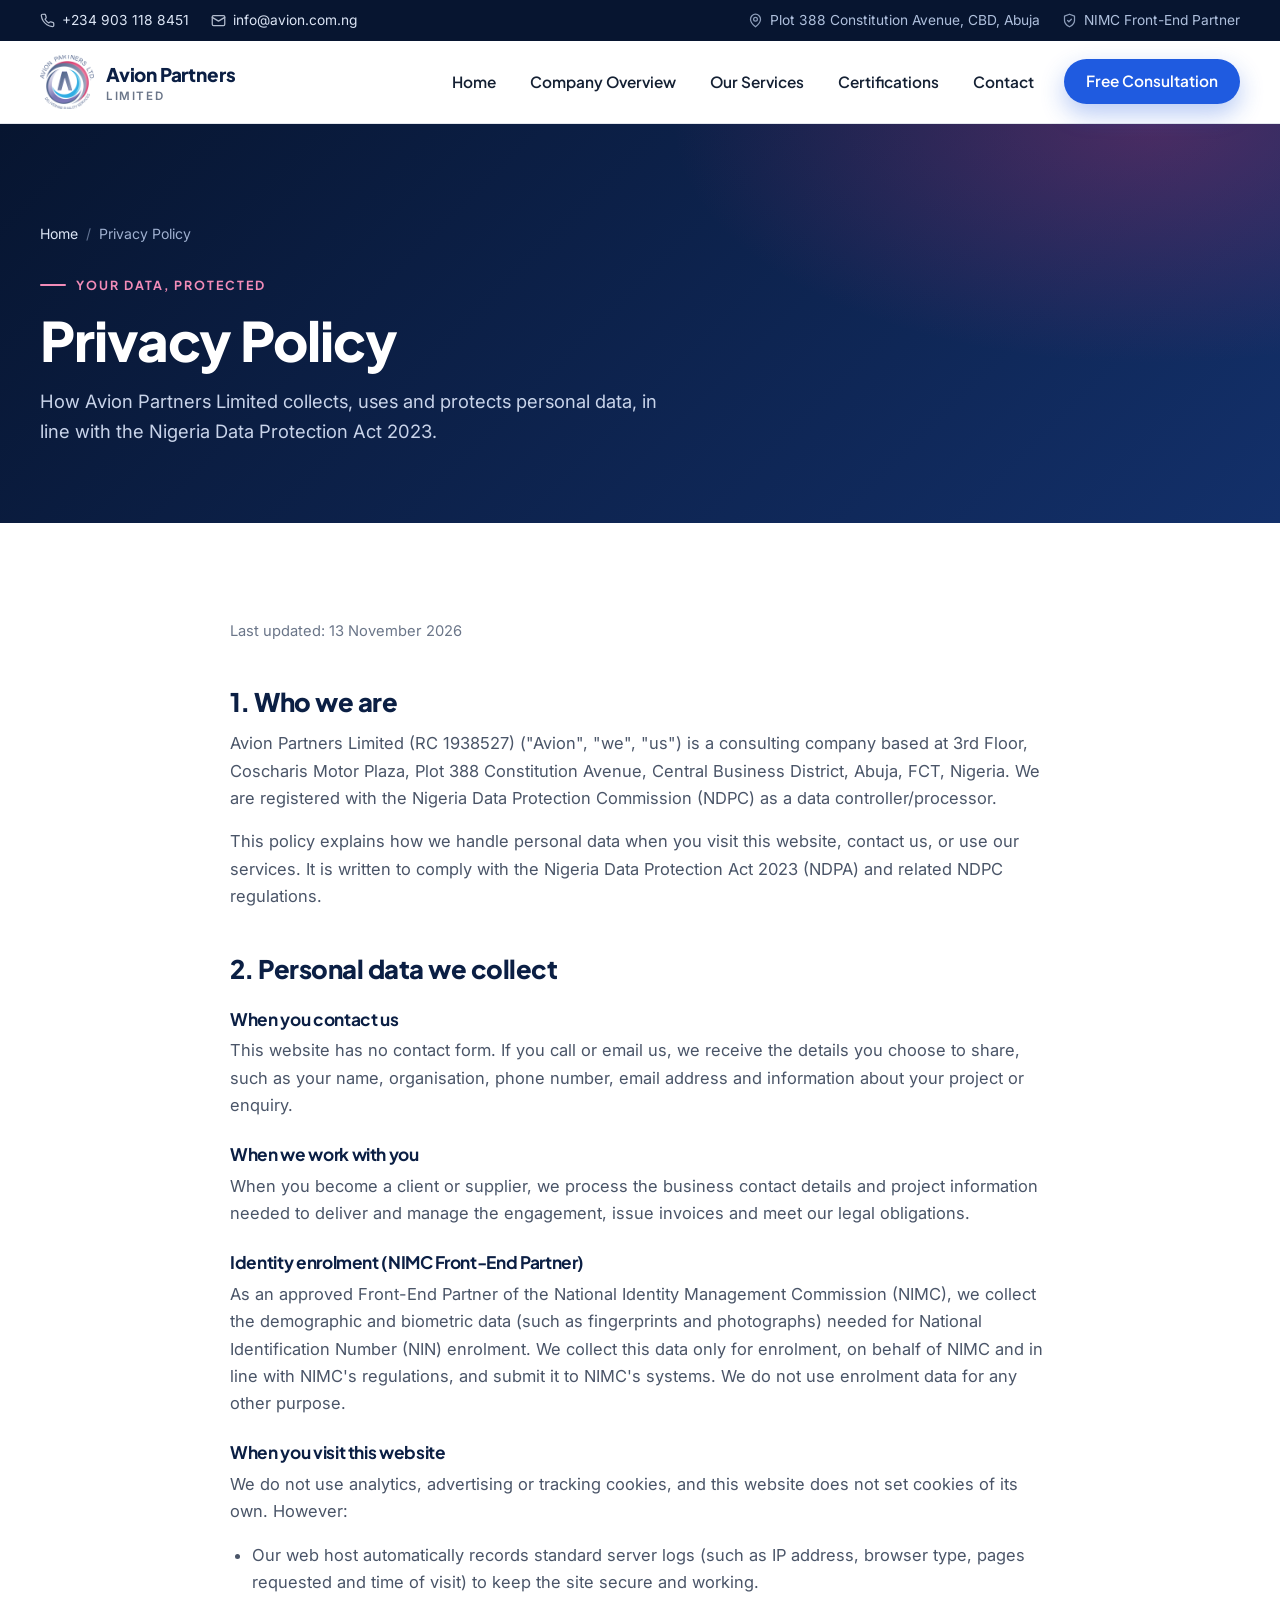
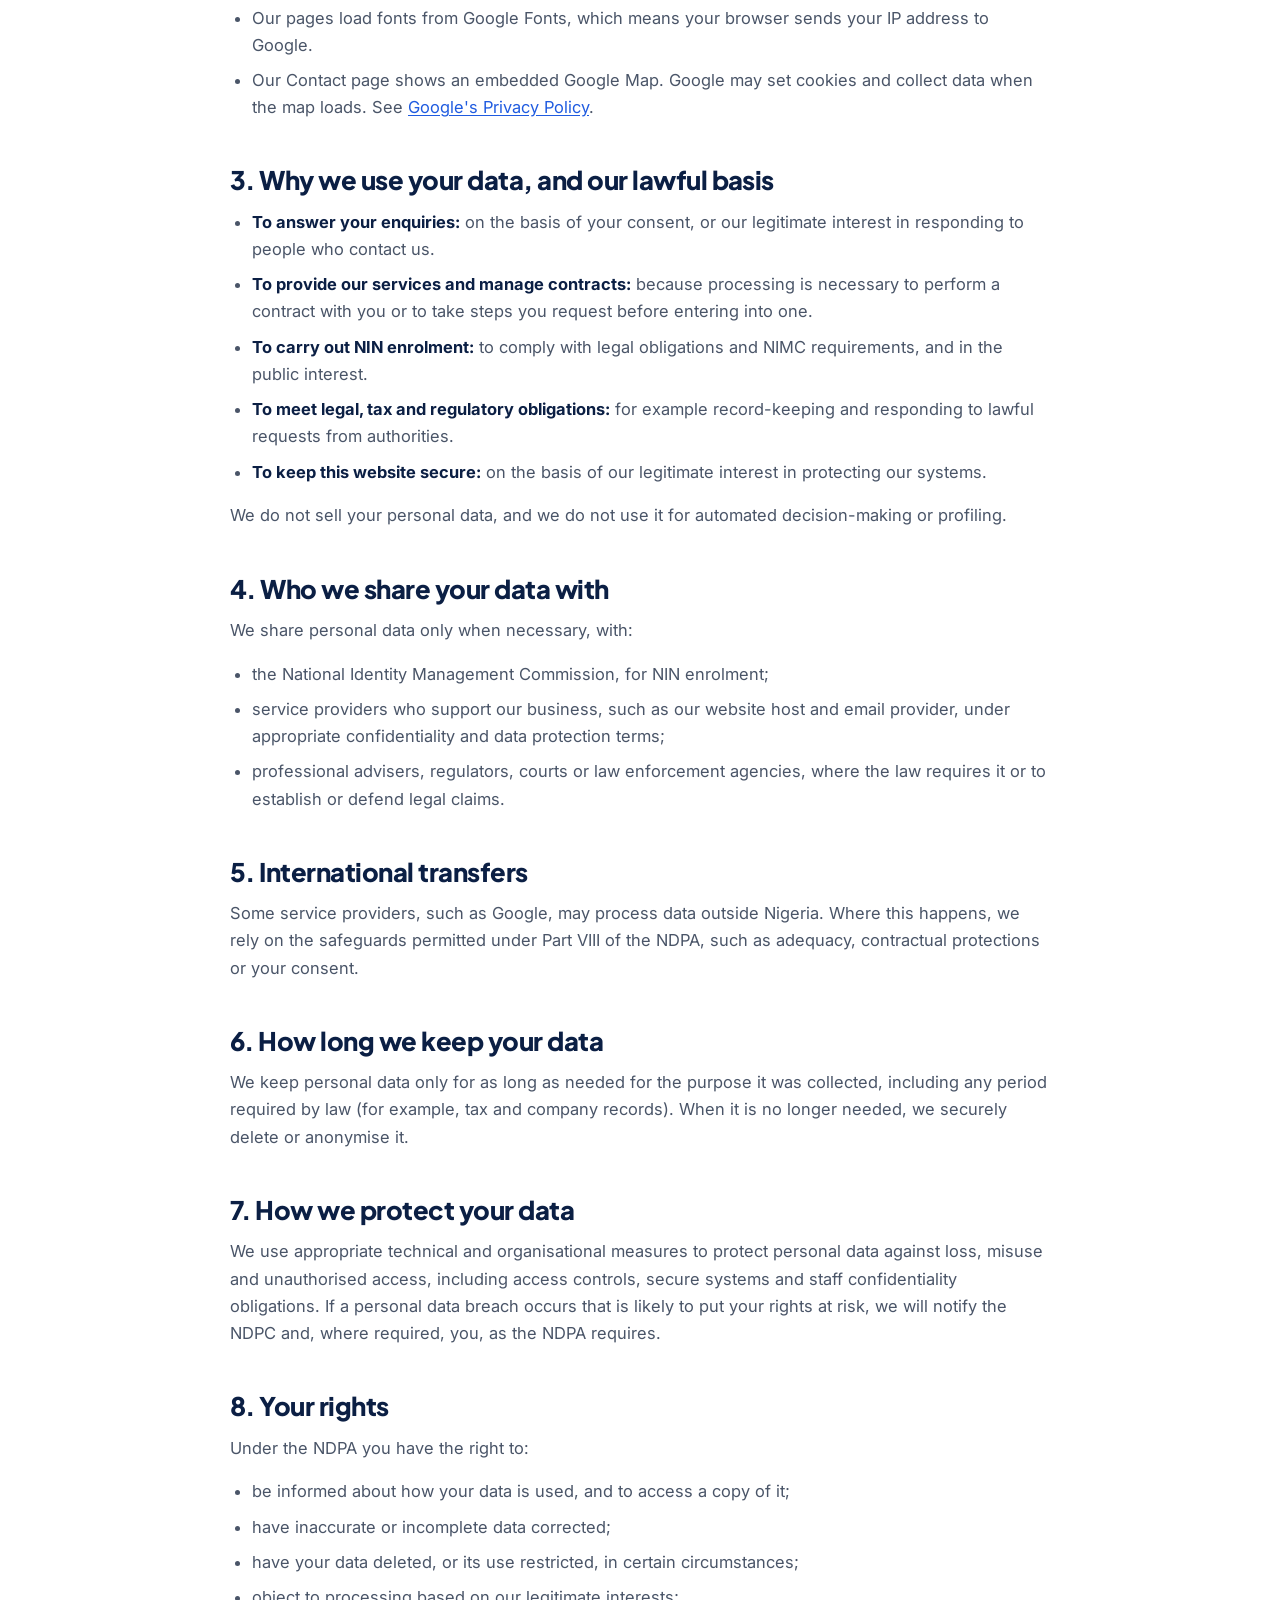
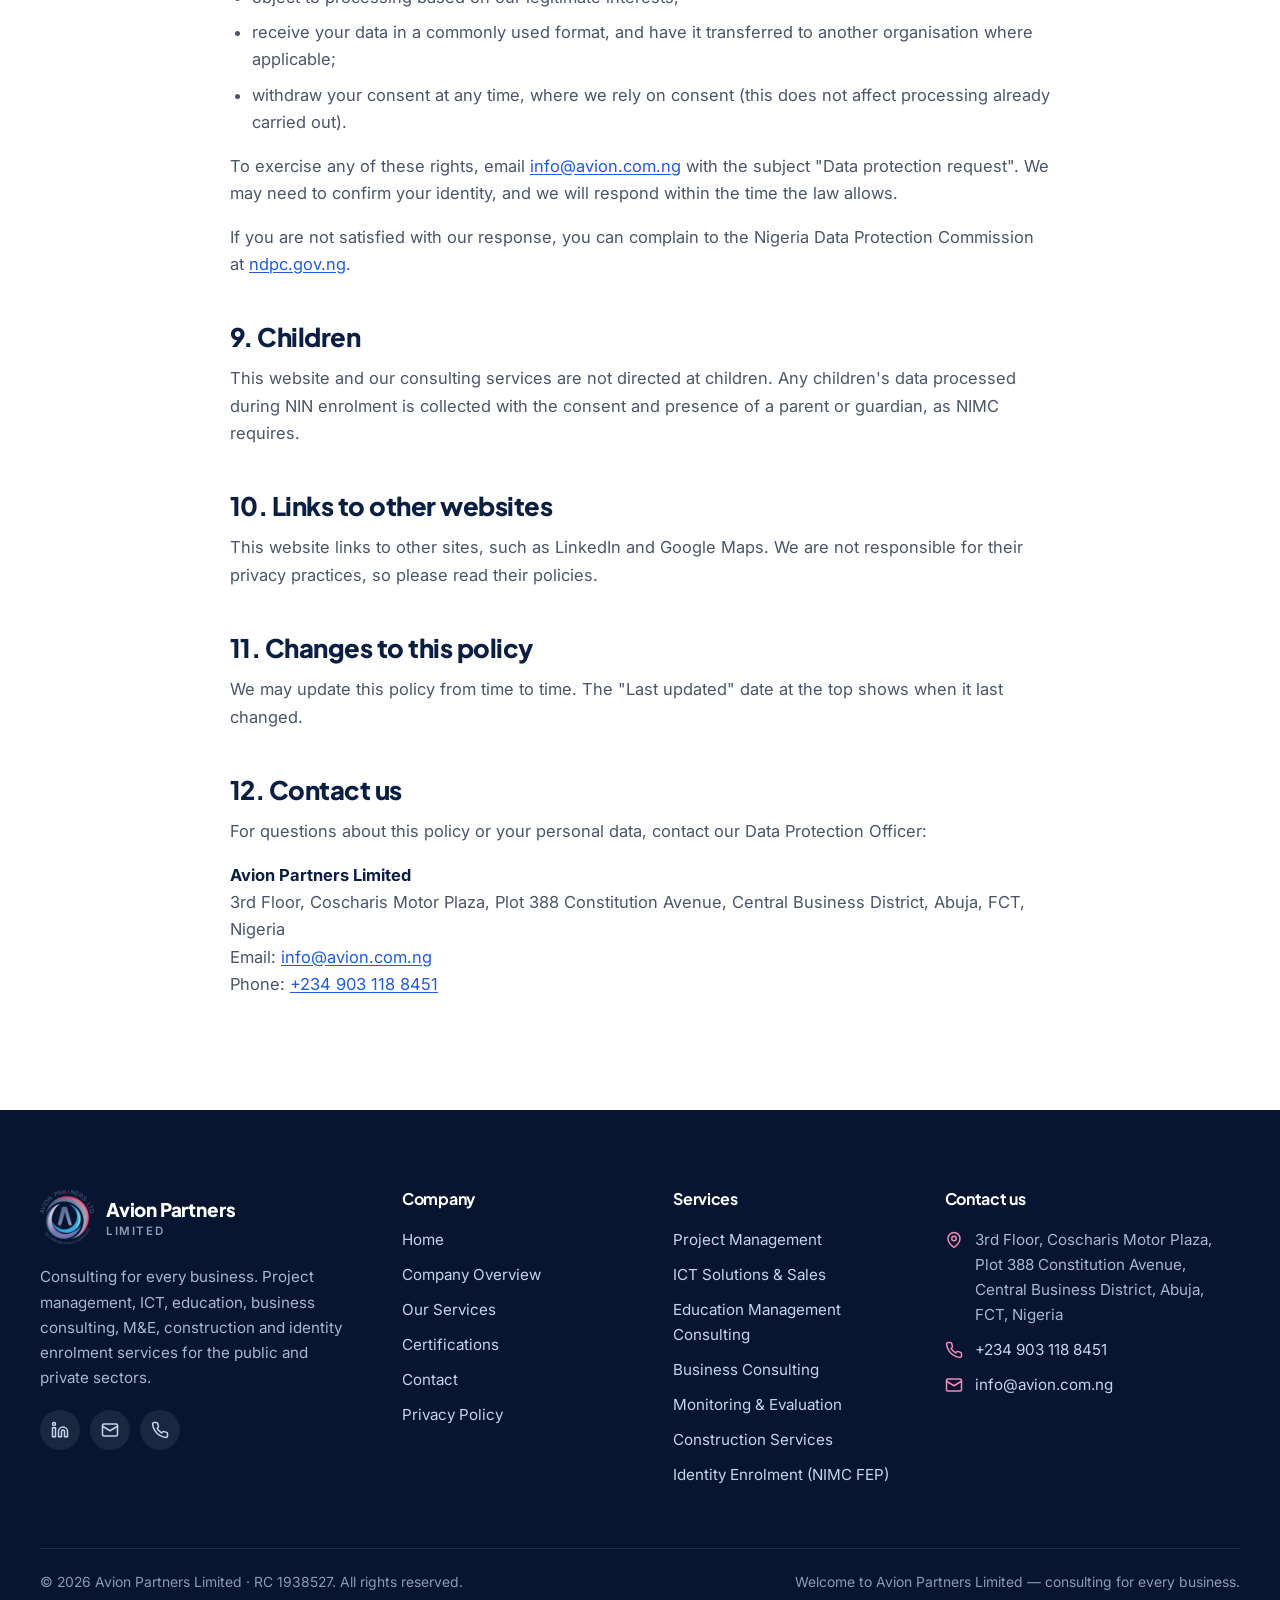
<file: privacy-policy/index.html>
<!DOCTYPE html>
<html lang="en">
<head>
<meta charset="utf-8">
<meta name="viewport" content="width=device-width, initial-scale=1">
<title>Privacy Policy — Avion Partners Limited</title>
<meta name="description" content="How Avion Partners Limited collects, uses and protects personal data, in line with the Nigeria Data Protection Act 2023.">
<meta property="og:title" content="Privacy Policy — Avion Partners Limited">
<meta property="og:description" content="How Avion Partners Limited collects, uses and protects personal data, in line with the Nigeria Data Protection Act 2023.">
<meta property="og:type" content="website">
<meta property="og:site_name" content="Avion Partners Limited">
<meta name="theme-color" content="#0B1F44">
<link rel="canonical" href="https://avion.com.ng/privacy-policy/">
<meta property="og:url" content="https://avion.com.ng/privacy-policy/">
<meta property="og:image" content="https://avion.com.ng/assets/img/hero-team.jpg">
<meta name="twitter:card" content="summary_large_image">
<link rel="icon" type="image/png" sizes="32x32" href="../assets/img/favicon-32.png">
<link rel="apple-touch-icon" href="../assets/img/apple-touch-icon.png">
<script>document.documentElement.className += " js";</script>
<link rel="preconnect" href="https://fonts.googleapis.com">
<link rel="preconnect" href="https://fonts.gstatic.com" crossorigin>
<link href="https://fonts.googleapis.com/css2?family=Inter:wght@400;500;600&family=Plus+Jakarta+Sans:wght@600;700;800&display=swap" rel="stylesheet">
<link rel="stylesheet" href="../assets/css/style.css">
</head>
<body>
<a class="skip-link" href="#main">Skip to content</a>
<div class="topbar">
  <div class="container">
    <div class="topbar__group">
      <a class="topbar__item" href="tel:+2349031188451"><svg class="" viewBox="0 0 24 24" fill="none" stroke="currentColor" stroke-width="2" stroke-linecap="round" stroke-linejoin="round" aria-hidden="true"><path d="M22 16.92v3a2 2 0 0 1-2.18 2 19.8 19.8 0 0 1-8.63-3.07 19.5 19.5 0 0 1-6-6A19.8 19.8 0 0 1 2.12 4.18 2 2 0 0 1 4.11 2h3a2 2 0 0 1 2 1.72c.13.96.36 1.9.7 2.81a2 2 0 0 1-.45 2.11L8.09 9.91a16 16 0 0 0 6 6l1.27-1.27a2 2 0 0 1 2.11-.45c.91.34 1.85.57 2.81.7A2 2 0 0 1 22 16.92z"/></svg> +234 903 118 8451</a>
      <a class="topbar__item" href="mailto:info@avion.com.ng"><svg class="" viewBox="0 0 24 24" fill="none" stroke="currentColor" stroke-width="2" stroke-linecap="round" stroke-linejoin="round" aria-hidden="true"><rect x="2" y="4" width="20" height="16" rx="2"/><path d="m22 7-10 6L2 7"/></svg> info@avion.com.ng</a>
    </div>
    <div class="topbar__group topbar__group--secondary">
      <span class="topbar__item"><svg class="" viewBox="0 0 24 24" fill="none" stroke="currentColor" stroke-width="2" stroke-linecap="round" stroke-linejoin="round" aria-hidden="true"><path d="M20 10c0 6-8 12-8 12s-8-6-8-12a8 8 0 0 1 16 0Z"/><circle cx="12" cy="10" r="3"/></svg> Plot 388 Constitution Avenue, CBD, Abuja</span>
      <span class="topbar__item"><svg class="" viewBox="0 0 24 24" fill="none" stroke="currentColor" stroke-width="2" stroke-linecap="round" stroke-linejoin="round" aria-hidden="true"><path d="M12 22s8-4 8-10V5l-8-3-8 3v7c0 6 8 10 8 10z"/><path d="m9 12 2 2 4-4"/></svg> NIMC Front-End Partner</span>
    </div>
  </div>
</div>
<header class="site-header">
  <div class="container nav">
    <a class="brand" href="../" aria-label="Avion Partners Limited — home">
      <span class="brand__mark" style="display:none">A</span><img src="../assets/img/avion-logo.png" alt="" width="54" height="54" data-hide-on-error>
      <span class="brand__text"><span class="brand__name">Avion Partners</span><span class="brand__tag">Limited</span></span>
    </a>
    <button class="nav__toggle" aria-label="Open menu" aria-expanded="false" aria-controls="site-menu"><svg class="" viewBox="0 0 24 24" fill="none" stroke="currentColor" stroke-width="2" stroke-linecap="round" stroke-linejoin="round" aria-hidden="true"><path d="M4 6h16M4 12h16M4 18h16"/></svg></button>
    <nav class="nav__menu" id="site-menu" aria-label="Main">
      <ul class="nav__links">
          <li><a href="../">Home</a></li>
          <li><a href="../company-overview/">Company Overview</a></li>
          <li><a href="../avion-services/">Our Services</a></li>
          <li><a href="../avion-certificates/">Certifications</a></li>
          <li><a href="../contact/">Contact</a></li>
        <li><a class="btn btn--primary nav__cta" href="../contact/">Free Consultation</a></li>
      </ul>
    </nav>
  </div>
</header>
<main id="main">
<section class="page-hero">
  <div class="container">
    <ol class="breadcrumb"><li><a href="../">Home</a></li><li aria-current="page">Privacy Policy</li></ol>
    <span class="eyebrow">Your data, protected</span>
    <h1>Privacy Policy</h1>
    <p>How Avion Partners Limited collects, uses and protects personal data, in line with the Nigeria Data Protection Act 2023.</p>
  </div>
</section>

<section class="section">
  <div class="container prose">
    <p class="prose__updated">Last updated: 13 November 2026</p>

    <h2>1. Who we are</h2>
    <p>Avion Partners Limited (RC 1938527) ("Avion", "we", "us") is a consulting company based at 3rd Floor, Coscharis Motor Plaza, Plot 388 Constitution Avenue, Central Business District, Abuja, FCT, Nigeria. We are registered with the Nigeria Data Protection Commission (NDPC) as a data controller/processor.</p>
    <p>This policy explains how we handle personal data when you visit this website, contact us, or use our services. It is written to comply with the Nigeria Data Protection Act 2023 (NDPA) and related NDPC regulations.</p>

    <h2>2. Personal data we collect</h2>
    <h3>When you contact us</h3>
    <p>This website has no contact form. If you call or email us, we receive the details you choose to share, such as your name, organisation, phone number, email address and information about your project or enquiry.</p>
    <h3>When we work with you</h3>
    <p>When you become a client or supplier, we process the business contact details and project information needed to deliver and manage the engagement, issue invoices and meet our legal obligations.</p>
    <h3>Identity enrolment (NIMC Front-End Partner)</h3>
    <p>As an approved Front-End Partner of the National Identity Management Commission (NIMC), we collect the demographic and biometric data (such as fingerprints and photographs) needed for National Identification Number (NIN) enrolment. We collect this data only for enrolment, on behalf of NIMC and in line with NIMC's regulations, and submit it to NIMC's systems. We do not use enrolment data for any other purpose.</p>
    <h3>When you visit this website</h3>
    <p>We do not use analytics, advertising or tracking cookies, and this website does not set cookies of its own. However:</p>
    <ul>
      <li>Our web host automatically records standard server logs (such as IP address, browser type, pages requested and time of visit) to keep the site secure and working.</li>
      <li>Our pages load fonts from Google Fonts, which means your browser sends your IP address to Google.</li>
      <li>Our Contact page shows an embedded Google Map. Google may set cookies and collect data when the map loads. See <a href="https://policies.google.com/privacy" target="_blank" rel="noopener">Google's Privacy Policy</a>.</li>
    </ul>

    <h2>3. Why we use your data, and our lawful basis</h2>
    <ul>
      <li><strong>To answer your enquiries:</strong> on the basis of your consent, or our legitimate interest in responding to people who contact us.</li>
      <li><strong>To provide our services and manage contracts:</strong> because processing is necessary to perform a contract with you or to take steps you request before entering into one.</li>
      <li><strong>To carry out NIN enrolment:</strong> to comply with legal obligations and NIMC requirements, and in the public interest.</li>
      <li><strong>To meet legal, tax and regulatory obligations:</strong> for example record-keeping and responding to lawful requests from authorities.</li>
      <li><strong>To keep this website secure:</strong> on the basis of our legitimate interest in protecting our systems.</li>
    </ul>
    <p>We do not sell your personal data, and we do not use it for automated decision-making or profiling.</p>

    <h2>4. Who we share your data with</h2>
    <p>We share personal data only when necessary, with:</p>
    <ul>
      <li>the National Identity Management Commission, for NIN enrolment;</li>
      <li>service providers who support our business, such as our website host and email provider, under appropriate confidentiality and data protection terms;</li>
      <li>professional advisers, regulators, courts or law enforcement agencies, where the law requires it or to establish or defend legal claims.</li>
    </ul>

    <h2>5. International transfers</h2>
    <p>Some service providers, such as Google, may process data outside Nigeria. Where this happens, we rely on the safeguards permitted under Part VIII of the NDPA, such as adequacy, contractual protections or your consent.</p>

    <h2>6. How long we keep your data</h2>
    <p>We keep personal data only for as long as needed for the purpose it was collected, including any period required by law (for example, tax and company records). When it is no longer needed, we securely delete or anonymise it.</p>

    <h2>7. How we protect your data</h2>
    <p>We use appropriate technical and organisational measures to protect personal data against loss, misuse and unauthorised access, including access controls, secure systems and staff confidentiality obligations. If a personal data breach occurs that is likely to put your rights at risk, we will notify the NDPC and, where required, you, as the NDPA requires.</p>

    <h2>8. Your rights</h2>
    <p>Under the NDPA you have the right to:</p>
    <ul>
      <li>be informed about how your data is used, and to access a copy of it;</li>
      <li>have inaccurate or incomplete data corrected;</li>
      <li>have your data deleted, or its use restricted, in certain circumstances;</li>
      <li>object to processing based on our legitimate interests;</li>
      <li>receive your data in a commonly used format, and have it transferred to another organisation where applicable;</li>
      <li>withdraw your consent at any time, where we rely on consent (this does not affect processing already carried out).</li>
    </ul>
    <p>To exercise any of these rights, email <a href="mailto:info@avion.com.ng?subject=Data%20protection%20request">info@avion.com.ng</a> with the subject "Data protection request". We may need to confirm your identity, and we will respond within the time the law allows.</p>
    <p>If you are not satisfied with our response, you can complain to the Nigeria Data Protection Commission at <a href="https://ndpc.gov.ng" target="_blank" rel="noopener">ndpc.gov.ng</a>.</p>

    <h2>9. Children</h2>
    <p>This website and our consulting services are not directed at children. Any children's data processed during NIN enrolment is collected with the consent and presence of a parent or guardian, as NIMC requires.</p>

    <h2>10. Links to other websites</h2>
    <p>This website links to other sites, such as LinkedIn and Google Maps. We are not responsible for their privacy practices, so please read their policies.</p>

    <h2>11. Changes to this policy</h2>
    <p>We may update this policy from time to time. The "Last updated" date at the top shows when it last changed.</p>

    <h2>12. Contact us</h2>
    <p>For questions about this policy or your personal data, contact our Data Protection Officer:</p>
    <p><strong>Avion Partners Limited</strong><br>
    3rd Floor, Coscharis Motor Plaza, Plot 388 Constitution Avenue, Central Business District, Abuja, FCT, Nigeria<br>
    Email: <a href="mailto:info@avion.com.ng">info@avion.com.ng</a><br>
    Phone: <a href="tel:+2349031188451">+234 903 118 8451</a></p>
  </div>
</section>
</main>
<footer class="site-footer">
  <div class="container">
    <div class="footer-grid">
      <div>
        <a class="brand" href="../"><span class="brand__mark" style="display:none">A</span><img src="../assets/img/avion-logo.png" alt="" width="54" height="54" data-hide-on-error>
      <span class="brand__text"><span class="brand__name">Avion Partners</span><span class="brand__tag">Limited</span></span></a>
        <p style="margin-top:20px">Consulting for every business. Project management, ICT, education, business consulting, M&amp;E, construction and identity enrolment services for the public and private sectors.</p>
        <div class="social">
          <a href="https://www.linkedin.com/in/avion-partners-42178b265/" target="_blank" rel="noopener" aria-label="Avion Partners on LinkedIn"><svg class="" viewBox="0 0 24 24" fill="none" stroke="currentColor" stroke-width="2" stroke-linecap="round" stroke-linejoin="round" aria-hidden="true"><path d="M16 8a6 6 0 0 1 6 6v7h-4v-7a2 2 0 0 0-4 0v7h-4v-7a6 6 0 0 1 6-6zM2 9h4v12H2z"/><circle cx="4" cy="4" r="2"/></svg></a>
          <a href="mailto:info@avion.com.ng" aria-label="Email Avion Partners"><svg class="" viewBox="0 0 24 24" fill="none" stroke="currentColor" stroke-width="2" stroke-linecap="round" stroke-linejoin="round" aria-hidden="true"><rect x="2" y="4" width="20" height="16" rx="2"/><path d="m22 7-10 6L2 7"/></svg></a>
          <a href="tel:+2349031188451" aria-label="Call Avion Partners"><svg class="" viewBox="0 0 24 24" fill="none" stroke="currentColor" stroke-width="2" stroke-linecap="round" stroke-linejoin="round" aria-hidden="true"><path d="M22 16.92v3a2 2 0 0 1-2.18 2 19.8 19.8 0 0 1-8.63-3.07 19.5 19.5 0 0 1-6-6A19.8 19.8 0 0 1 2.12 4.18 2 2 0 0 1 4.11 2h3a2 2 0 0 1 2 1.72c.13.96.36 1.9.7 2.81a2 2 0 0 1-.45 2.11L8.09 9.91a16 16 0 0 0 6 6l1.27-1.27a2 2 0 0 1 2.11-.45c.91.34 1.85.57 2.81.7A2 2 0 0 1 22 16.92z"/></svg></a>
        </div>
      </div>
      <div>
        <h4>Company</h4>
        <ul class="footer-list">
          <li><a href="../">Home</a></li>
          <li><a href="../company-overview/">Company Overview</a></li>
          <li><a href="../avion-services/">Our Services</a></li>
          <li><a href="../avion-certificates/">Certifications</a></li>
          <li><a href="../contact/">Contact</a></li>
          <li><a href="../privacy-policy/">Privacy Policy</a></li>
        </ul>
      </div>
      <div>
        <h4>Services</h4>
        <ul class="footer-list">
          <li><a href="../avion-services/#project-management">Project Management</a></li>
          <li><a href="../avion-services/#ict-solutions">ICT Solutions & Sales</a></li>
          <li><a href="../avion-services/#education-management">Education Management Consulting</a></li>
          <li><a href="../avion-services/#business-consulting">Business Consulting</a></li>
          <li><a href="../avion-services/#monitoring-evaluation">Monitoring & Evaluation</a></li>
          <li><a href="../avion-services/#construction">Construction Services</a></li>
          <li><a href="../avion-services/#identity-enrolment">Identity Enrolment (NIMC FEP)</a></li>
        </ul>
      </div>
      <div>
        <h4>Contact us</h4>
        <ul class="footer-list footer-contact">
          <li><svg class="" viewBox="0 0 24 24" fill="none" stroke="currentColor" stroke-width="2" stroke-linecap="round" stroke-linejoin="round" aria-hidden="true"><path d="M20 10c0 6-8 12-8 12s-8-6-8-12a8 8 0 0 1 16 0Z"/><circle cx="12" cy="10" r="3"/></svg><span>3rd Floor, Coscharis Motor Plaza, Plot 388 Constitution Avenue, Central Business District, Abuja, FCT, Nigeria</span></li>
          <li><svg class="" viewBox="0 0 24 24" fill="none" stroke="currentColor" stroke-width="2" stroke-linecap="round" stroke-linejoin="round" aria-hidden="true"><path d="M22 16.92v3a2 2 0 0 1-2.18 2 19.8 19.8 0 0 1-8.63-3.07 19.5 19.5 0 0 1-6-6A19.8 19.8 0 0 1 2.12 4.18 2 2 0 0 1 4.11 2h3a2 2 0 0 1 2 1.72c.13.96.36 1.9.7 2.81a2 2 0 0 1-.45 2.11L8.09 9.91a16 16 0 0 0 6 6l1.27-1.27a2 2 0 0 1 2.11-.45c.91.34 1.85.57 2.81.7A2 2 0 0 1 22 16.92z"/></svg><a href="tel:+2349031188451">+234 903 118 8451</a></li>
          <li><svg class="" viewBox="0 0 24 24" fill="none" stroke="currentColor" stroke-width="2" stroke-linecap="round" stroke-linejoin="round" aria-hidden="true"><rect x="2" y="4" width="20" height="16" rx="2"/><path d="m22 7-10 6L2 7"/></svg><a href="mailto:info@avion.com.ng">info@avion.com.ng</a></li>
        </ul>
      </div>
    </div>
    <div class="footer-bottom">
      <span>© <span data-year>2026</span> Avion Partners Limited · RC 1938527. All rights reserved.</span>
      <span>Welcome to Avion Partners Limited — consulting for every business.</span>
    </div>
  </div>
</footer>
<button class="to-top" aria-label="Back to top"><svg class="" viewBox="0 0 24 24" fill="none" stroke="currentColor" stroke-width="2" stroke-linecap="round" stroke-linejoin="round" aria-hidden="true"><path d="m18 15-6-6-6 6"/></svg></button>
<script src="../assets/js/main.js" defer></script>
</body>
</html>
</file>
<file: assets/css/style.css>
/* =========================================================
   Avion Partners Limited — site stylesheet
   Palette: Midnight navy · Azure · Orchid (from the logo ring) · Ivory
   ========================================================= */
:root {
  --navy-900: #071530;
  --navy-800: #0B1F44;
  --navy-700: #13306A;
  --azure-600: #1F5BE0;
  --azure-500: #2F6FF0;
  --azure-100: #E6EEFF;
  --orchid-500: #C8367A;
  --orchid-100: #FBE7F0;
  --gold-400: #E9B949;
  --ivory: #F7F5F0;
  --white: #FFFFFF;
  --ink: #142033;
  --slate: #4A5568;
  --muted: #6B7689;
  --line: #E3E6EC;
  --radius: 14px;
  --radius-lg: 22px;
  --shadow-sm: 0 2px 8px rgba(7, 21, 48, .06);
  --shadow: 0 14px 40px rgba(7, 21, 48, .10);
  --font-head: "Plus Jakarta Sans", "Segoe UI", system-ui, sans-serif;
  --font-body: "Inter", "Segoe UI", system-ui, sans-serif;
  --container: 1200px;
}

*, *::before, *::after { box-sizing: border-box; }
html { scroll-behavior: smooth; }
body {
  margin: 0;
  font-family: var(--font-body);
  font-size: 16.5px;
  line-height: 1.65;
  color: var(--ink);
  background: var(--white);
  -webkit-font-smoothing: antialiased;
}
img, video { max-width: 100%; display: block; }
a { color: var(--azure-600); text-decoration: none; }
a:hover { color: var(--navy-800); }
h1, h2, h3, h4 {
  font-family: var(--font-head);
  color: var(--navy-800);
  line-height: 1.15;
  margin: 0 0 .5em;
  letter-spacing: -0.02em;
}
h1 { font-size: clamp(2.3rem, 5vw, 3.9rem); font-weight: 800; }
h2 { font-size: clamp(1.8rem, 3.4vw, 2.7rem); font-weight: 800; }
h3 { font-size: 1.22rem; font-weight: 700; }
p { margin: 0 0 1em; color: var(--slate); }
.container { width: min(var(--container), 100% - 40px); margin-inline: auto; }
.section { padding: 96px 0; }
.section--tight { padding: 64px 0; }
.section--ivory { background: var(--ivory); }
.section--navy { background: var(--navy-800); color: #D7DEEC; }
.section--navy h2, .section--navy h3 { color: var(--white); }
.section--navy p { color: #B9C4DA; }
.center { text-align: center; }
.lead { font-size: 1.15rem; color: var(--slate); max-width: 680px; }
.center .lead { margin-inline: auto; }
.skip-link { position: absolute; left: -999px; top: 8px; background: var(--white); padding: 8px 14px; z-index: 200; }
.skip-link:focus { left: 8px; }

/* Eyebrow / kicker */
.eyebrow {
  display: inline-flex; align-items: center; gap: 10px;
  font-family: var(--font-head);
  font-size: .78rem; font-weight: 700; letter-spacing: .16em; text-transform: uppercase;
  color: var(--orchid-500);
  margin-bottom: 14px;
}
.eyebrow::before { content: ""; width: 26px; height: 2px; background: currentColor; border-radius: 2px; }
.section--navy .eyebrow, .hero .eyebrow, .page-hero .eyebrow { color: #F28CB8; }

/* Buttons */
.btn {
  display: inline-flex; align-items: center; justify-content: center; gap: 10px;
  font-family: var(--font-head); font-weight: 700; font-size: .98rem;
  padding: 14px 26px; border-radius: 999px; border: 2px solid transparent;
  cursor: pointer; transition: transform .18s ease, background .18s ease, color .18s ease, box-shadow .18s ease;
  text-decoration: none; line-height: 1.2;
}
.btn:hover { transform: translateY(-2px); }
.btn--primary { background: var(--azure-600); color: var(--white); box-shadow: 0 10px 24px rgba(31, 91, 224, .32); }
.btn--primary:hover { background: var(--azure-500); color: var(--white); }
.btn--accent { background: var(--orchid-500); color: var(--white); box-shadow: 0 10px 24px rgba(200, 54, 122, .3); }
.btn--accent:hover { background: #B02C69; color: var(--white); }
.btn--ghost { border-color: rgba(255,255,255,.55); color: var(--white); }
.btn--ghost:hover { background: var(--white); color: var(--navy-800); }
.btn--outline { border-color: var(--navy-800); color: var(--navy-800); }
.btn--outline:hover { background: var(--navy-800); color: var(--white); }
.btn svg { width: 18px; height: 18px; }
.btn-row { display: flex; flex-wrap: wrap; gap: 14px; }

/* ---------- Top bar & header ---------- */
.topbar { background: var(--navy-900); color: #AFC0DD; font-size: .86rem; }
.topbar .container { display: flex; justify-content: space-between; gap: 20px; padding: 9px 0; flex-wrap: wrap; }
.topbar a { color: #DCE5F5; }
.topbar a:hover { color: var(--white); }
.topbar__group { display: flex; gap: 22px; flex-wrap: wrap; }
.topbar__item { display: inline-flex; align-items: center; gap: 7px; }
.topbar svg { width: 15px; height: 15px; opacity: .8; }

.site-header {
  position: sticky; top: 0; z-index: 100;
  background: rgba(255,255,255,.94);
  backdrop-filter: saturate(160%) blur(10px);
  border-bottom: 1px solid var(--line);
}
.nav { display: flex; align-items: center; justify-content: space-between; gap: 24px; height: 82px; }
.brand { display: flex; align-items: center; gap: 12px; color: var(--navy-800); }
.brand img { width: 54px; height: 54px; object-fit: contain; }
.brand__mark { /* fallback monogram if the logo image is missing */
  width: 50px; height: 50px; border-radius: 50%;
  display: grid; place-items: center;
  background: conic-gradient(from 200deg, var(--azure-600), var(--orchid-500), var(--azure-600));
  color: var(--white); font: 800 1.35rem var(--font-head);
}
.brand__text { display: flex; flex-direction: column; line-height: 1.05; }
.brand__name { font: 800 1.18rem var(--font-head); letter-spacing: -.01em; color: var(--navy-800); }
.brand__tag { font-size: .72rem; letter-spacing: .14em; text-transform: uppercase; color: var(--muted); font-weight: 600; margin-top: 4px; }
.nav__links { display: flex; align-items: center; gap: 6px; list-style: none; margin: 0; padding: 0; }
.nav__links a {
  display: block; padding: 10px 14px; border-radius: 10px;
  font-family: var(--font-head); font-weight: 600; font-size: .96rem; color: var(--ink);
}
.nav__links a:hover { background: var(--azure-100); color: var(--navy-800); }
.nav__links a[aria-current="page"] { color: var(--azure-600); position: relative; }
.nav__links a[aria-current="page"]::after {
  content: ""; position: absolute; left: 14px; right: 14px; bottom: 4px; height: 2px; border-radius: 2px;
  background: linear-gradient(90deg, var(--azure-600), var(--orchid-500));
}
.nav__links a.nav__cta { margin-left: 10px; padding: 11px 20px; color: var(--white); border-radius: 999px; }
.nav__links a.nav__cta:hover { background: var(--azure-500); color: var(--white); }
.nav__toggle {
  display: none; background: none; border: 1px solid var(--line); border-radius: 10px;
  width: 46px; height: 46px; cursor: pointer; color: var(--navy-800);
}
.nav__toggle svg { width: 24px; height: 24px; margin: auto; }

@media (max-width: 1020px) {
  .nav__toggle { display: grid; place-items: center; }
  .nav__menu {
    /* anchored to the sticky header, so it sits right under it whether or not the top bar is visible */
    position: absolute; top: 100%; left: 0; right: 0; background: var(--white);
    border-bottom: 1px solid var(--line); box-shadow: var(--shadow);
    padding: 14px 20px 24px; display: none;
    max-height: calc(100vh - 82px); overflow-y: auto;
  }
  .nav__menu.is-open { display: block; }
  .nav__links { flex-direction: column; align-items: stretch; }
  .nav__links a { padding: 14px 12px; font-size: 1.05rem; }
  .nav__links a[aria-current="page"]::after { display: none; }
  .nav__links a.nav__cta { margin: 10px 0 0; width: 100%; }
  .topbar__group--secondary { display: none; }
}

/* ---------- Hero (home) ---------- */
.hero {
  position: relative; overflow: hidden; color: var(--white);
  background:
    radial-gradient(1200px 600px at 85% -10%, rgba(200,54,122,.35), transparent 60%),
    radial-gradient(900px 500px at -10% 110%, rgba(47,111,240,.45), transparent 60%),
    linear-gradient(135deg, var(--navy-900), var(--navy-700));
}
.hero__bg {
  position: absolute; inset: 0; background-size: cover; background-position: center;
  opacity: .22; mix-blend-mode: luminosity;
}
.hero .container { position: relative; display: grid; grid-template-columns: 1.15fr .85fr; gap: 56px; align-items: center; padding: 110px 0 120px; }
.hero h1 { color: var(--white); }
.hero h1 .accent { background: linear-gradient(90deg, #8FB3FF, #F28CB8); -webkit-background-clip: text; background-clip: text; color: transparent; }
.hero p.lead { color: #C9D4EA; font-size: 1.22rem; margin-bottom: 34px; }
.hero__card {
  background: rgba(255,255,255,.08); border: 1px solid rgba(255,255,255,.16);
  border-radius: var(--radius-lg); padding: 30px; backdrop-filter: blur(6px);
}
.hero__card h3 { color: var(--white); font-size: 1.05rem; margin-bottom: 18px; }
.hero__badges { display: flex; flex-wrap: wrap; gap: 10px; margin-bottom: 24px; }
.badge {
  display: inline-flex; align-items: center; gap: 8px;
  padding: 8px 14px; border-radius: 999px; font-size: .86rem; font-weight: 600;
  background: rgba(255,255,255,.1); border: 1px solid rgba(255,255,255,.18); color: #E7EDF8;
}
.badge::before { content: ""; width: 7px; height: 7px; border-radius: 50%; background: #7CE3B1; }
.hero__fep {
  display: flex; gap: 16px; align-items: center; padding: 18px; border-radius: var(--radius);
  background: linear-gradient(120deg, rgba(47,111,240,.35), rgba(200,54,122,.3));
  border: 1px solid rgba(255,255,255,.18);
}
.hero__fep strong { display: block; color: var(--white); font-family: var(--font-head); }
.hero__fep span { color: #D8E0F0; font-size: .92rem; }
.hero__fep .icon-circle { background: var(--white); color: var(--navy-800); flex-shrink: 0; }

@media (max-width: 900px) {
  .hero .container { grid-template-columns: 1fr; padding: 80px 0 90px; gap: 40px; }
}

/* ---------- Page hero (inner pages) ---------- */
.page-hero {
  position: relative; color: var(--white); overflow: hidden;
  background:
    radial-gradient(800px 400px at 90% 0%, rgba(200,54,122,.32), transparent 60%),
    linear-gradient(135deg, var(--navy-900), var(--navy-700));
}
.page-hero__bg { position: absolute; inset: 0; background-size: cover; background-position: center; opacity: .18; mix-blend-mode: luminosity; }
.page-hero .container { position: relative; padding: 84px 0 76px; }
.page-hero h1 { color: var(--white); font-size: clamp(2.2rem, 4.4vw, 3.4rem); margin-bottom: 14px; }
.page-hero p { color: #C9D4EA; font-size: 1.15rem; max-width: 640px; margin: 0; }
.breadcrumb { display: flex; gap: 8px; font-size: .88rem; color: #9FB0D0; margin-bottom: 22px; list-style: none; padding: 0; }
.breadcrumb a { color: #DCE5F5; }
.breadcrumb li + li::before { content: "/"; margin-right: 8px; opacity: .6; }

/* ---------- Trust strip ---------- */
.trust { border-bottom: 1px solid var(--line); background: var(--white); }
.trust .container { display: flex; align-items: center; gap: 30px; padding: 26px 0; flex-wrap: wrap; justify-content: space-between; }
.trust__label { font-family: var(--font-head); font-weight: 700; color: var(--navy-800); font-size: .95rem; }
.trust__list { display: flex; flex-wrap: wrap; gap: 10px 26px; list-style: none; margin: 0; padding: 0; }
.trust__list li { font-family: var(--font-head); font-weight: 700; color: var(--muted); letter-spacing: .06em; font-size: .92rem; }

/* ---------- Section heading ---------- */
.section-head { max-width: 760px; margin-bottom: 52px; }
.section-head.center { margin-inline: auto; }
.split-head { display: flex; justify-content: space-between; align-items: end; gap: 30px; flex-wrap: wrap; margin-bottom: 48px; }
.split-head .section-head { margin-bottom: 0; }

/* ---------- Icon circle ---------- */
.icon-circle {
  width: 52px; height: 52px; border-radius: 14px; display: grid; place-items: center;
  background: var(--azure-100); color: var(--azure-600);
}
.icon-circle svg { width: 26px; height: 26px; }
.icon-circle--orchid { background: var(--orchid-100); color: var(--orchid-500); }

/* ---------- Service cards ---------- */
.grid { display: grid; gap: 26px; }
.grid--4 { grid-template-columns: repeat(4, 1fr); }
.grid--3 { grid-template-columns: repeat(3, 1fr); }
.grid--2 { grid-template-columns: repeat(2, 1fr); }
@media (max-width: 1080px) { .grid--4 { grid-template-columns: repeat(2, 1fr); } }
@media (max-width: 900px) { .grid--3 { grid-template-columns: repeat(2, 1fr); } }
@media (max-width: 640px) { .grid--4, .grid--3, .grid--2 { grid-template-columns: 1fr; } }

.card {
  background: var(--white); border: 1px solid var(--line); border-radius: var(--radius-lg);
  overflow: hidden; display: flex; flex-direction: column;
  transition: transform .22s ease, box-shadow .22s ease, border-color .22s ease;
}
.card:hover { transform: translateY(-6px); box-shadow: var(--shadow); border-color: transparent; }
.card__media {
  height: 170px; background-size: cover; background-position: center;
  background-color: var(--navy-700);
  background-image: linear-gradient(135deg, var(--navy-700), var(--azure-600));
  position: relative;
}
.card__media .icon-circle { position: absolute; left: 22px; bottom: -26px; background: var(--white); box-shadow: var(--shadow-sm); }
.card__body { padding: 40px 24px 26px; flex: 1; display: flex; flex-direction: column; }
.card__body p { font-size: .97rem; margin-bottom: 18px; }
.card__link { margin-top: auto; font-family: var(--font-head); font-weight: 700; font-size: .92rem; display: inline-flex; gap: 6px; align-items: center; }
.card__link::after { content: "→"; transition: transform .2s; }
.card:hover .card__link::after { transform: translateX(4px); }
.card--highlight { background: linear-gradient(150deg, var(--navy-800), var(--navy-700)); border: none; }
.card--highlight h3 { color: var(--white); }
.card--highlight p { color: #C2CEE4; }
.card--highlight .card__body { padding-top: 30px; justify-content: center; }
.tag-new {
  display: inline-block; font-size: .7rem; font-weight: 800; letter-spacing: .12em; text-transform: uppercase;
  color: var(--orchid-500); background: var(--orchid-100); padding: 4px 10px; border-radius: 999px; margin-bottom: 10px;
  align-self: flex-start;
}

/* ---------- Feature list / pillars ---------- */
.split { display: grid; grid-template-columns: 1fr 1fr; gap: 64px; align-items: center; }
.split--top { align-items: start; }
@media (max-width: 900px) { .split { grid-template-columns: 1fr; gap: 40px; } }
.split__media { position: relative; border-radius: var(--radius-lg); overflow: hidden; min-height: 420px; background: linear-gradient(135deg, var(--navy-700), var(--orchid-500)); background-size: cover; background-position: center; box-shadow: var(--shadow); }
.split__media img { width: 100%; height: 100%; object-fit: cover; position: absolute; inset: 0; }
.split__badge {
  position: absolute; left: 22px; bottom: 22px; background: var(--white); border-radius: var(--radius);
  padding: 16px 20px; box-shadow: var(--shadow); max-width: 260px;
}
.split__badge strong { display: block; font: 800 1.7rem var(--font-head); color: var(--navy-800); line-height: 1; }
.split__badge span { font-size: .88rem; color: var(--muted); }

.feature-list { list-style: none; padding: 0; margin: 28px 0 0; display: grid; gap: 18px; }
.feature-list li { display: flex; gap: 16px; align-items: flex-start; }
.feature-list h3 { font-size: 1.08rem; margin-bottom: 4px; }
.feature-list p { margin: 0; font-size: .97rem; }

/* ---------- Mission band ---------- */
.band {
  position: relative; overflow: hidden; border-radius: 28px; color: var(--white);
  padding: 80px 60px; text-align: center;
  background:
    radial-gradient(600px 300px at 0% 0%, rgba(47,111,240,.55), transparent 60%),
    radial-gradient(600px 300px at 100% 100%, rgba(200,54,122,.5), transparent 60%),
    var(--navy-800);
}
.band__bg { position: absolute; inset: 0; background-size: cover; background-position: center; opacity: .16; mix-blend-mode: luminosity; }
.band > *:not(.band__bg) { position: relative; }
.band h2 { color: var(--white); max-width: 760px; margin-inline: auto; }
.band p { color: #CED8EC; max-width: 640px; margin: 0 auto 30px; font-size: 1.1rem; }
.band .btn-row { justify-content: center; }
@media (max-width: 640px) { .band { padding: 56px 24px; border-radius: 20px; } }

/* ---------- Clients (who we serve) ---------- */
.client-card {
  background: var(--white); border-radius: var(--radius-lg); padding: 30px; border: 1px solid var(--line);
  position: relative; transition: box-shadow .2s, transform .2s;
}
.client-card:hover { box-shadow: var(--shadow); transform: translateY(-4px); }
.client-card h3 { margin: 18px 0 10px; }
.client-card p { margin: 0; font-size: .97rem; }
.client-card strong { color: var(--navy-800); }

/* ---------- Stats ---------- */
.stats { display: grid; grid-template-columns: repeat(4, 1fr); gap: 0; border-radius: var(--radius-lg); overflow: hidden; border: 1px solid rgba(255,255,255,.14); }
.stat { padding: 34px 26px; border-right: 1px solid rgba(255,255,255,.14); }
.stat:last-child { border-right: 0; }
.stat__num { font: 800 clamp(2.4rem, 4vw, 3.2rem) var(--font-head); color: var(--white); line-height: 1; letter-spacing: -.03em; }
.stat__num sup { font-size: .5em; color: #F28CB8; vertical-align: top; margin-left: 2px; }
.stat__label { margin-top: 10px; color: #B9C4DA; font-weight: 500; }
@media (max-width: 860px) {
  .stats { grid-template-columns: repeat(2, 1fr); }
  .stat:nth-child(2) { border-right: 0; }
  .stat:nth-child(-n+2) { border-bottom: 1px solid rgba(255,255,255,.14); }
}

/* ---------- Values ---------- */
.value { padding: 34px 30px; border-radius: var(--radius-lg); background: var(--white); border: 1px solid var(--line); }
.value__num { font: 800 .85rem var(--font-head); color: var(--orchid-500); letter-spacing: .14em; margin-bottom: 18px; display: block; }
.value p { margin: 0; }

/* ---------- Partners ---------- */
.partners { display: grid; grid-template-columns: repeat(7, 1fr); gap: 18px; align-items: stretch; }
.partner {
  background: var(--white); border: 1px solid var(--line); border-radius: var(--radius);
  height: 110px; display: grid; place-items: center; padding: 16px;
  transition: box-shadow .2s, transform .2s;
}
.partner:hover { box-shadow: var(--shadow-sm); transform: translateY(-3px); }
.partner img { max-height: 70px; width: auto; object-fit: contain; filter: grayscale(.15); }
.partner .fallback-text { font-family: var(--font-head); font-weight: 800; color: var(--navy-700); text-align: center; font-size: .92rem; }
@media (max-width: 1080px) { .partners { grid-template-columns: repeat(4, 1fr); } }
@media (max-width: 600px) { .partners { grid-template-columns: repeat(2, 1fr); } }

/* ---------- Detailed service rows ---------- */
.service-row { display: grid; grid-template-columns: 420px 1fr; gap: 50px; align-items: center; padding: 46px 0; border-bottom: 1px solid var(--line); }
.service-row:last-child { border-bottom: 0; }
.service-row:nth-child(even) { grid-template-columns: 1fr 420px; }
.service-row:nth-child(even) .service-row__media { order: 2; }
.service-row__media { height: 280px; border-radius: var(--radius-lg); background: linear-gradient(135deg, var(--navy-700), var(--azure-600)); background-size: cover; background-position: center; box-shadow: var(--shadow); position: relative; }
.service-row__num { font: 800 .85rem var(--font-head); color: var(--orchid-500); letter-spacing: .14em; display: block; margin-bottom: 10px; }
.service-row h2 { font-size: clamp(1.5rem, 2.6vw, 2rem); }
.service-row .summary { font-size: 1.12rem; color: var(--navy-700); font-weight: 500; }
.checklist { list-style: none; padding: 0; margin: 18px 0 0; display: grid; gap: 10px; }
.checklist li { position: relative; padding-left: 30px; color: var(--slate); }
.checklist li::before {
  content: ""; position: absolute; left: 0; top: 5px; width: 18px; height: 18px; border-radius: 50%;
  background: var(--azure-100) url("data:image/svg+xml,%3Csvg xmlns='http://www.w3.org/2000/svg' viewBox='0 0 24 24' fill='none' stroke='%231F5BE0' stroke-width='3' stroke-linecap='round' stroke-linejoin='round'%3E%3Cpath d='M20 6 9 17l-5-5'/%3E%3C/svg%3E") center/11px no-repeat;
}
@media (max-width: 900px) {
  .service-row, .service-row:nth-child(even) { grid-template-columns: 1fr; gap: 26px; }
  .service-row:nth-child(even) .service-row__media { order: 0; }
  .service-row__media { height: 220px; }
}

/* ---------- Certificates ---------- */
.cert {
  background: var(--white); border: 1px solid var(--line); border-radius: var(--radius-lg);
  overflow: hidden; cursor: zoom-in; text-align: left; padding: 0; font: inherit; color: inherit;
  display: flex; flex-direction: column; transition: transform .2s, box-shadow .2s;
}
.cert:hover { transform: translateY(-4px); box-shadow: var(--shadow); }
.cert__img { height: 260px; background: var(--ivory); display: grid; place-items: center; padding: 14px; border-bottom: 1px solid var(--line); }
.cert__img img { max-height: 100%; width: auto; object-fit: contain; box-shadow: 0 6px 18px rgba(0,0,0,.08); }
.cert__img .fallback-text { font: 800 1.1rem var(--font-head); color: var(--navy-700); text-align: center; padding: 20px; }
.cert__body { padding: 18px 20px 22px; }
.cert__body strong { display: block; font-family: var(--font-head); color: var(--navy-800); font-size: 1rem; }
.cert__body span { font-size: .88rem; color: var(--muted); }
.cert--feature { cursor: default; background: linear-gradient(150deg, var(--navy-800), var(--navy-700)); border: 0; }
.cert--feature .cert__img { background: transparent; border-bottom: 1px solid rgba(255,255,255,.12); }
.cert--feature strong { color: var(--white); }
.cert--feature span { color: #B9C4DA; }

.cert-note {
  display: inline-block; margin: 6px auto 0; padding: 12px 18px; border-radius: 12px;
  background: var(--white); border: 1px solid var(--line); font-size: .95rem; color: var(--slate); max-width: 680px;
}
.lightbox { position: fixed; inset: 0; background: rgba(7,21,48,.88); display: none; place-items: center; z-index: 300; padding: 30px; }
.lightbox.is-open { display: grid; }
.lightbox img { max-height: 86vh; max-width: 92vw; border-radius: 8px; box-shadow: 0 30px 80px rgba(0,0,0,.5); background: var(--white); }
.lightbox__caption { color: var(--white); text-align: center; margin-top: 14px; font-family: var(--font-head); font-weight: 700; }
.lightbox__close { position: absolute; top: 18px; right: 22px; background: rgba(255,255,255,.12); color: var(--white); border: 0; width: 46px; height: 46px; border-radius: 50%; font-size: 1.6rem; cursor: pointer; }

.quote {
  font: 700 clamp(1.35rem, 2.6vw, 1.9rem)/1.35 var(--font-head); color: var(--navy-800); letter-spacing: -.01em;
  border-left: 4px solid var(--orchid-500); padding-left: 28px; margin: 0;
}

/* ---------- Contact ---------- */
.page-hero--contact .container { padding-bottom: 130px; }
.contact-cards { margin-top: -60px; position: relative; z-index: 2; }
.contact-card { background: var(--white); border-radius: var(--radius-lg); padding: 30px; box-shadow: var(--shadow); border: 1px solid var(--line); }
.contact-card h3 { margin: 18px 0 6px; }
.contact-card p { margin: 0; }
.contact-card a { font-weight: 600; }
.panel { background: var(--white); border-radius: var(--radius-lg); padding: 40px; border: 1px solid var(--line); box-shadow: var(--shadow-sm); }
.map { border-radius: var(--radius-lg); overflow: hidden; min-height: 340px; background: var(--azure-100); border: 1px solid var(--line); }
.map iframe { width: 100%; height: 100%; min-height: 340px; border: 0; display: block; }

/* ---------- Long-form text (privacy policy) ---------- */
.prose { max-width: 820px; }
.prose h2 { font-size: clamp(1.3rem, 2.2vw, 1.6rem); margin: 44px 0 14px; }
.prose h3 { font-size: 1.08rem; margin: 26px 0 8px; }
.prose ul { padding-left: 22px; margin: 0 0 1em; color: var(--slate); }
.prose li { margin-bottom: 8px; }
.prose li strong, .prose p strong { color: var(--navy-800); }
.prose a { text-decoration: underline; text-underline-offset: 2px; }
.prose__updated { font-size: .92rem; color: var(--muted); }

/* ---------- Video ---------- */
.video-frame { border-radius: var(--radius-lg); overflow: hidden; background: var(--navy-800); box-shadow: var(--shadow); aspect-ratio: 16/9; }
.video-frame video { width: 100%; height: 100%; object-fit: cover; }

/* ---------- Footer ---------- */
.site-footer { background: var(--navy-900); color: #A9B6CF; padding: 80px 0 0; font-size: .95rem; }
.site-footer h4 { color: var(--white); font-size: 1rem; margin-bottom: 18px; }
.site-footer a { color: #C9D4EA; }
.site-footer a:hover { color: var(--white); }
.footer-grid { display: grid; grid-template-columns: 1.4fr 1fr 1fr 1.3fr; gap: 44px; }
@media (max-width: 960px) { .footer-grid { grid-template-columns: 1fr 1fr; } }
@media (max-width: 560px) { .footer-grid { grid-template-columns: 1fr; } }
.footer-list { list-style: none; padding: 0; margin: 0; display: grid; gap: 10px; }
.footer-contact li { display: flex; gap: 12px; align-items: flex-start; }
.footer-contact svg { width: 18px; height: 18px; flex-shrink: 0; margin-top: 4px; color: #F28CB8; }
.site-footer .brand__name { color: var(--white); }
.site-footer .brand__tag { color: #8C9AB6; }
.site-footer p { color: #A9B6CF; }
.social { display: flex; gap: 10px; margin-top: 20px; }
.social a { width: 40px; height: 40px; border-radius: 50%; display: grid; place-items: center; background: rgba(255,255,255,.08); }
.social a:hover { background: var(--azure-600); }
.social svg { width: 18px; height: 18px; }
.footer-bottom { margin-top: 60px; border-top: 1px solid rgba(255,255,255,.1); padding: 22px 0; display: flex; justify-content: space-between; gap: 16px; flex-wrap: wrap; font-size: .87rem; color: #8C9AB6; }

/* ---------- Back to top ---------- */
.to-top {
  position: fixed; right: 22px; bottom: 22px; width: 48px; height: 48px; border-radius: 50%;
  background: var(--navy-800); color: var(--white); border: 0; cursor: pointer; box-shadow: var(--shadow);
  display: grid; place-items: center; opacity: 0; pointer-events: none; transition: opacity .25s, transform .25s; z-index: 90;
}
.to-top.is-visible { opacity: 1; pointer-events: auto; }
.to-top:hover { transform: translateY(-3px); background: var(--azure-600); }
.to-top svg { width: 20px; height: 20px; }

/* ---------- Reveal animation ---------- */
/* Only hidden when JavaScript is running (the "js" class is set in each page's <head>),
   so content stays visible if the script fails to load. */
.js .reveal { opacity: 0; transform: translateY(22px); transition: opacity .7s ease, transform .7s ease; }
.js .reveal.is-in { opacity: 1; transform: none; }
@media (prefers-reduced-motion: reduce) {
  .js .reveal { opacity: 1; transform: none; transition: none; }
  html { scroll-behavior: auto; }
  .card, .btn, .partner, .cert { transition: none; }
}
</file>
